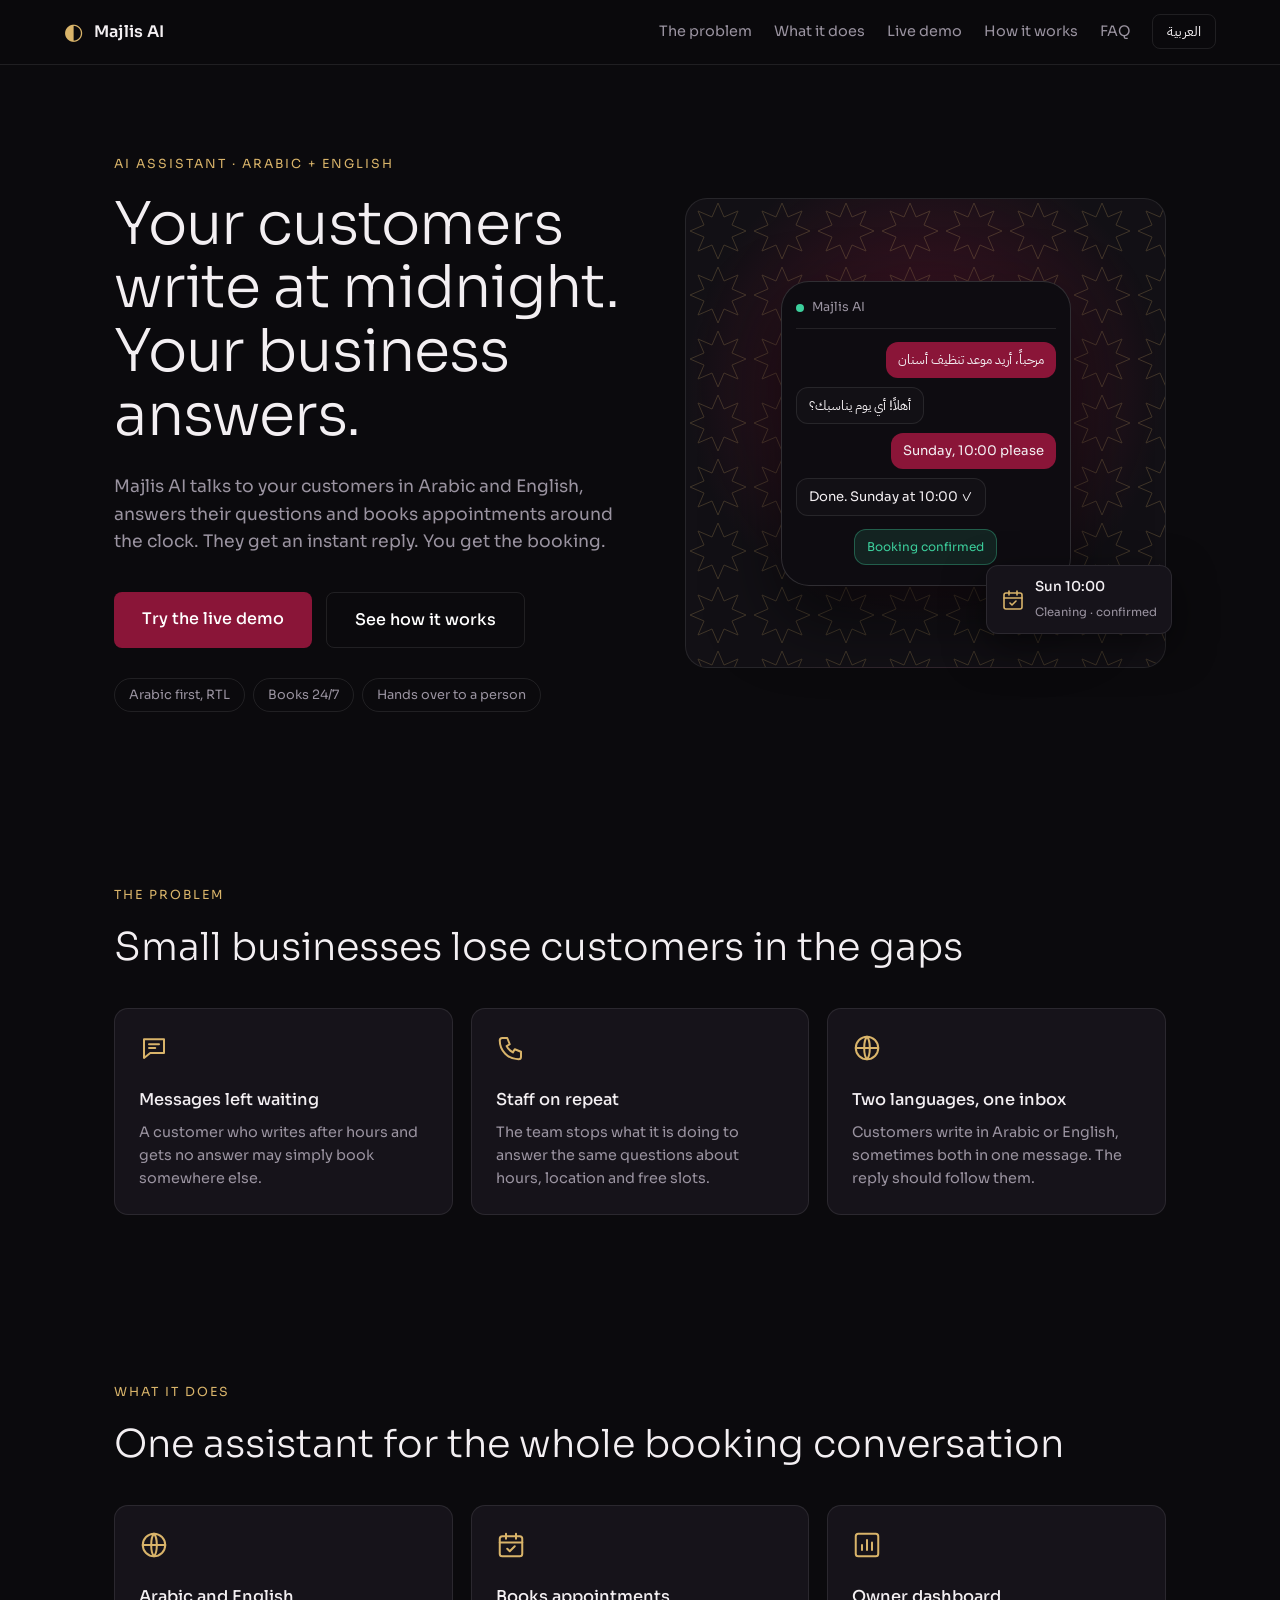
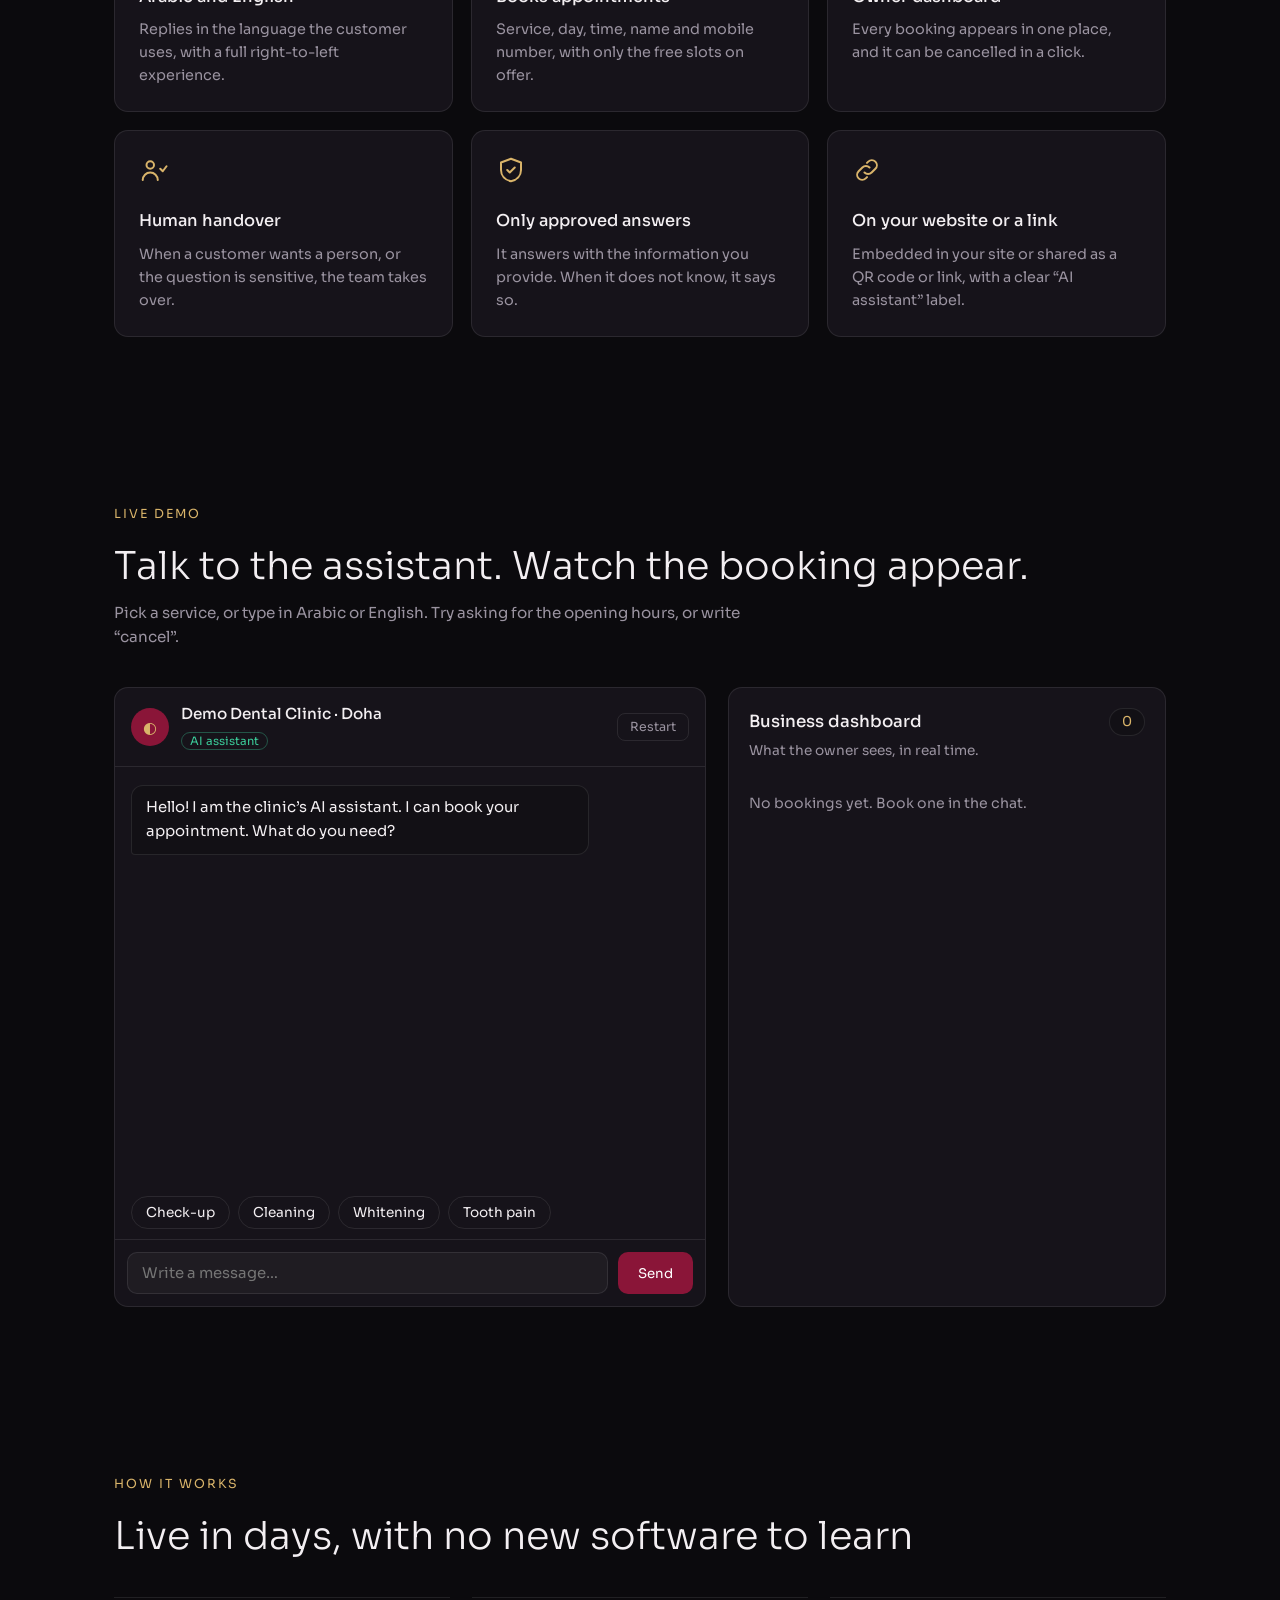
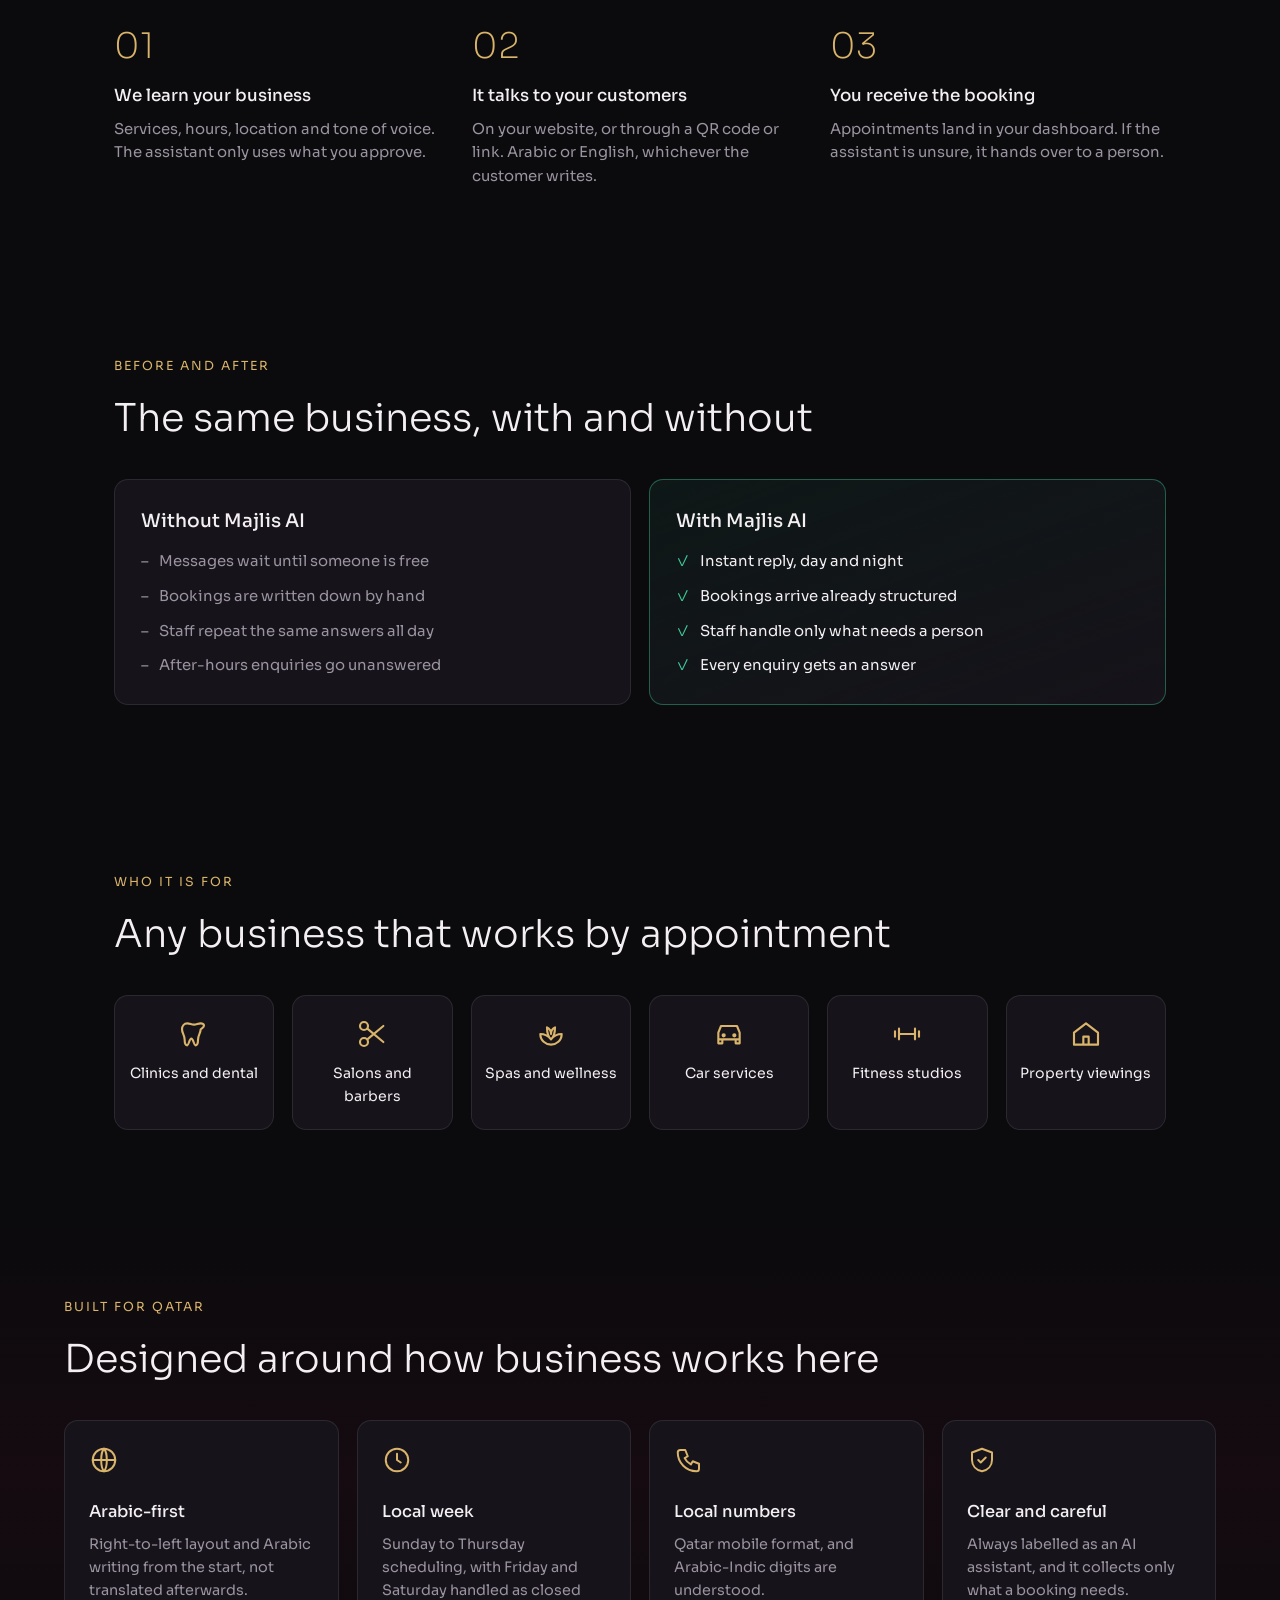
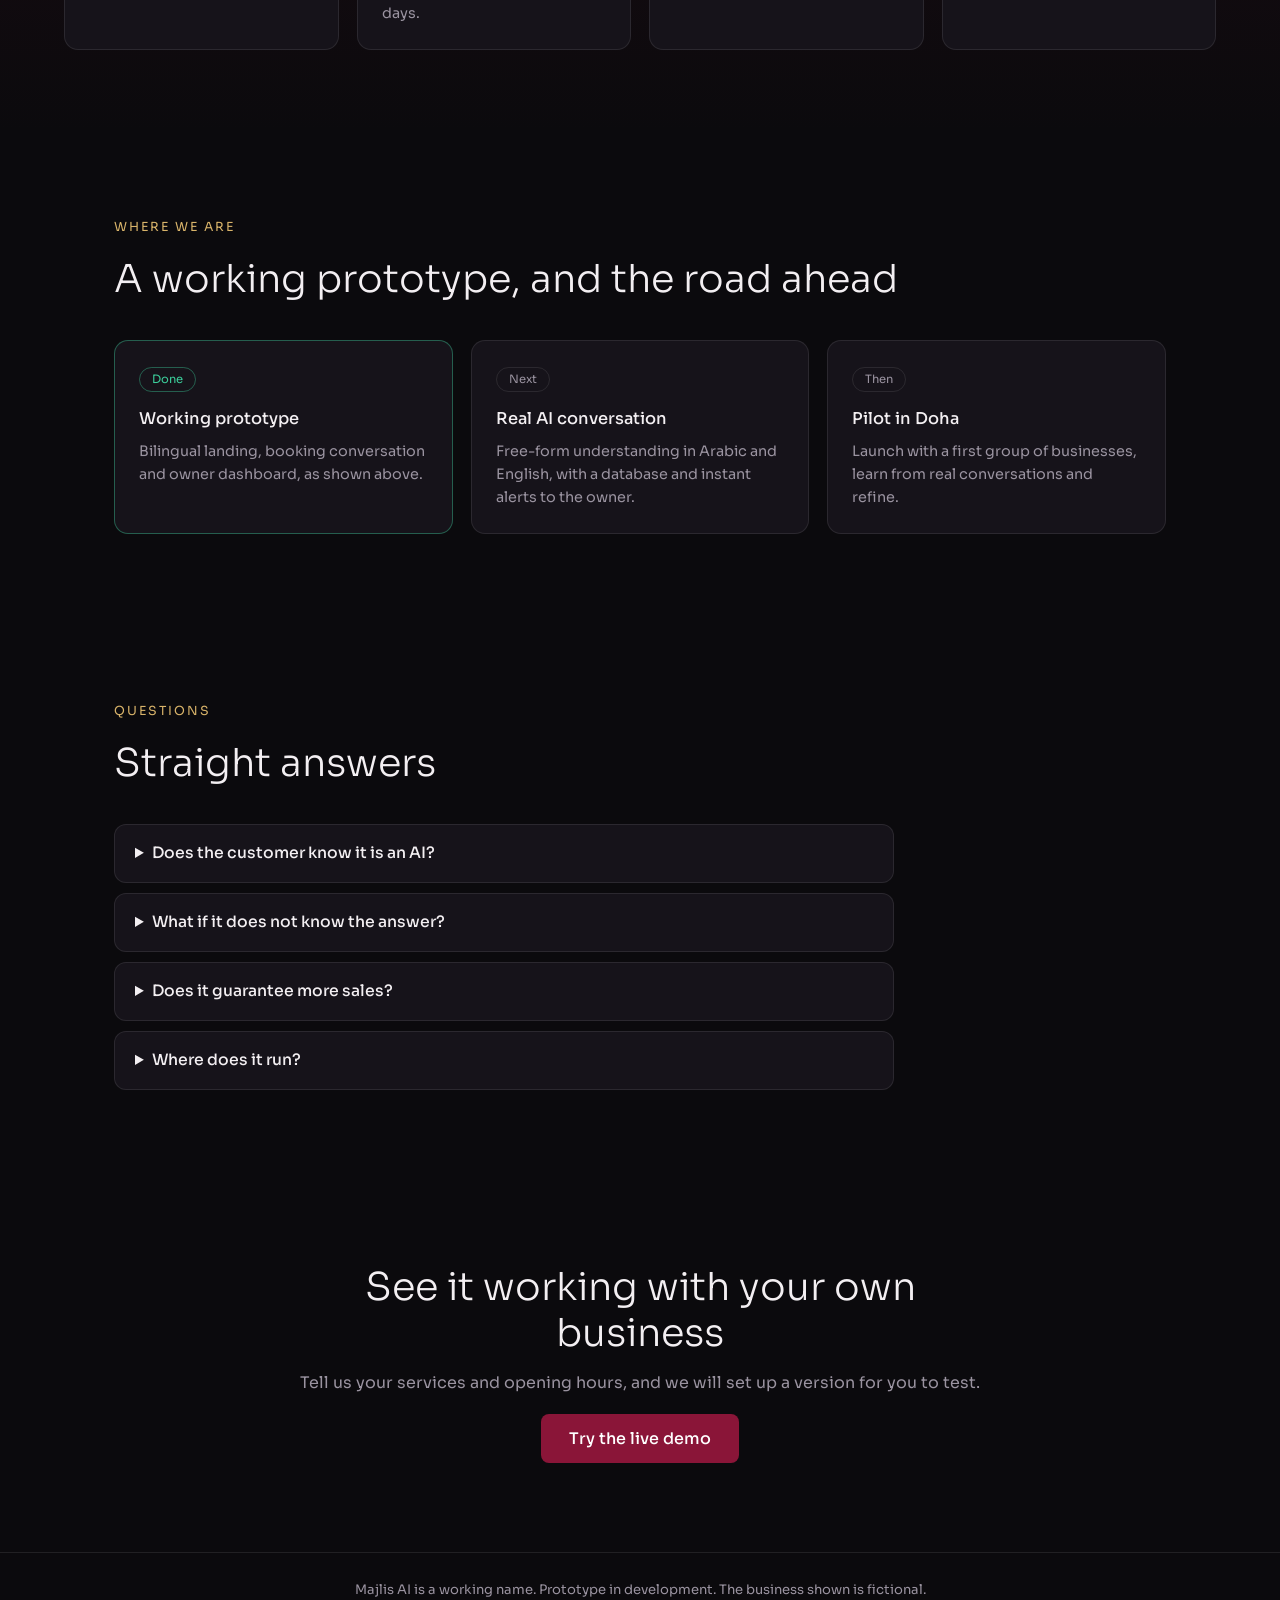
<file: landing/index.html>
<!doctype html>
<html lang="en" dir="ltr">
<head>
<meta charset="utf-8">
<meta name="viewport" content="width=device-width,initial-scale=1">
<title>Majlis AI</title>
<meta name="description" content="AI assistant that answers and books customers in Arabic and English, 24/7, for clinics, salons and service businesses in Qatar.">
<link rel="preconnect" href="https://fonts.googleapis.com">
<link rel="preconnect" href="https://fonts.gstatic.com" crossorigin>
<link href="https://fonts.googleapis.com/css2?family=IBM+Plex+Sans+Arabic:wght@300;400;500;600;700&family=Sora:wght@300..700&display=swap" rel="stylesheet">
<link rel="stylesheet" href="styles.css">
</head>
<body>
<svg width="0" height="0" style="position:absolute" aria-hidden="true">
  <defs>
    <symbol id="i-globe" viewBox="0 0 24 24"><circle cx="12" cy="12" r="9"/><path d="M3 12h18M12 3c3 3.2 3 14.8 0 18M12 3c-3 3.2-3 14.8 0 18"/></symbol>
    <symbol id="i-cal" viewBox="0 0 24 24"><rect x="3" y="5" width="18" height="16" rx="2"/><path d="M3 10h18M8 3v4M16 3v4M9 15l2 2 4-4"/></symbol>
    <symbol id="i-dash" viewBox="0 0 24 24"><rect x="3" y="3" width="18" height="18" rx="2"/><path d="M8 16v-4M12 16V8M16 16v-6"/></symbol>
    <symbol id="i-hand" viewBox="0 0 24 24"><circle cx="9" cy="8" r="3"/><path d="M3 20c0-3.3 2.7-6 6-6s6 2.7 6 6M17 11l2 2 3-4"/></symbol>
    <symbol id="i-shield" viewBox="0 0 24 24"><path d="M12 3l8 3v6c0 4.5-3.2 8-8 9-4.8-1-8-4.5-8-9V6z"/><path d="M9 12l2 2 4-4"/></symbol>
    <symbol id="i-link" viewBox="0 0 24 24"><path d="M10 14a4 4 0 0 0 5.7 0l3-3a4 4 0 0 0-5.7-5.7l-1 1M14 10a4 4 0 0 0-5.7 0l-3 3a4 4 0 0 0 5.7 5.7l1-1"/></symbol>
    <symbol id="i-msg" viewBox="0 0 24 24"><path d="M4 5h16v11H9l-5 4z"/><path d="M8 9h8M8 12h5"/></symbol>
    <symbol id="i-phone" viewBox="0 0 24 24"><path d="M5 4h4l2 5-2.5 1.5a11 11 0 0 0 5 5L15 13l5 2v4a2 2 0 0 1-2 2A15 15 0 0 1 3 6a2 2 0 0 1 2-2z"/></symbol>
    <symbol id="i-clock" viewBox="0 0 24 24"><circle cx="12" cy="12" r="9"/><path d="M12 7v5l3 2"/></symbol>
    <symbol id="i-tooth" viewBox="0 0 24 24"><path d="M7 4C4.500 4 3 6 3 8.500c0 3 2 4 2 8 0 3 1 4 2 4s1.500-5 3-5 2 5 3 5 2-1 2-4c0-4 2-5 2-8C21 6 19.500 4 17 4c-2 0-3 1-5 1S9 4 7 4z"/></symbol>
    <symbol id="i-scissors" viewBox="0 0 24 24"><circle cx="6" cy="6" r="3"/><circle cx="6" cy="18" r="3"/><path d="M8.500 8l12 10M8.500 16l12-10"/></symbol>
    <symbol id="i-lotus" viewBox="0 0 24 24"><path d="M12 20c-4 0-8-3-8-8 3 0 6 1.500 8 4 2-2.500 5-4 8-4 0 5-4 8-8 8zM12 16c-2.500-2-3-5-3-9 2 1 3 3 3 5 0-2 1-4 3-5 0 4-.5 7-3 9z"/></symbol>
    <symbol id="i-car" viewBox="0 0 24 24"><path d="M4 16V11l2-5h12l2 5v5M4 16h16M4 16v3h3v-3M17 16v3h3v-3"/><circle cx="8" cy="13" r=".8"/><circle cx="16" cy="13" r=".8"/></symbol>
    <symbol id="i-dumb" viewBox="0 0 24 24"><path d="M6 8v8M3 10v4M18 8v8M21 10v4M6 12h12"/></symbol>
    <symbol id="i-home" viewBox="0 0 24 24"><path d="M3 11l9-7 9 7v9H3zM10 20v-6h4v6"/></symbol>
  </defs>
</svg>

<header class="nav">
  <a class="logo" href="#top" aria-label="Majlis AI"><span class="logo-mark">◐</span><span data-i18n="brand">Majlis AI</span></a>
  <nav>
    <a href="#problem" data-i18n="nav_problem">The problem</a>
    <a href="#features" data-i18n="nav_features">What it does</a>
    <a href="#demo" data-i18n="nav_demo">Live demo</a>
    <a href="#how" data-i18n="nav_how">How it works</a>
    <a href="#faq" data-i18n="nav_faq">FAQ</a>
    <button id="langBtn" class="lang" type="button" aria-label="Language">العربية</button>
  </nav>
</header>

<main id="top">
  <section class="hero">
    <div class="hero-text">
      <p class="eyebrow" data-i18n="eyebrow">AI assistant · Arabic + English</p>
      <h1 data-i18n="h1">Your customers write at midnight. Your business answers.</h1>
      <p class="lead" data-i18n="lead">Majlis AI talks to your customers in Arabic and English, answers their questions and books appointments around the clock. They get an instant reply. You get the booking.</p>
      <div class="cta">
        <a class="btn" href="#demo" data-i18n="cta1">Try the live demo</a>
        <a class="btn ghost" href="#how" data-i18n="cta2">See how it works</a>
      </div>
      <ul class="pills">
        <li data-i18n="p1">Arabic first, RTL</li>
        <li data-i18n="p2">Books 24/7</li>
        <li data-i18n="p3">Hands over to a person</li>
      </ul>
    </div>
    <div class="hero-art" aria-hidden="true">
      <div class="star-bg"></div>
      <div class="phone">
        <div class="phone-top"><span class="dot"></span><span>Majlis AI</span></div>
        <div class="b them" dir="rtl">مرحباً، أريد موعد تنظيف أسنان</div>
        <div class="b bot" dir="rtl">أهلاً! أي يوم يناسبك؟</div>
        <div class="b them" dir="ltr">Sunday, 10:00 please</div>
        <div class="b bot" dir="ltr">Done. Sunday at 10:00 ✓</div>
        <div class="b ok" dir="ltr">Booking confirmed</div>
      </div>
      <div class="float-card"><svg class="ic"><use href="#i-cal"/></svg><div><strong>Sun 10:00</strong><small>Cleaning · confirmed</small></div></div>
    </div>
  </section>

  <section id="problem" class="block">
    <div class="sec-head">
      <p class="eyebrow" data-i18n="pr_eyebrow">The problem</p>
      <h2 data-i18n="pr_h">Small businesses lose customers in the gaps</h2>
    </div>
    <div class="cards three">
      <article class="card"><svg class="ic"><use href="#i-msg"/></svg><h3 data-i18n="pr1_h">Messages left waiting</h3><p data-i18n="pr1_p">A customer who writes after hours and gets no answer may simply book somewhere else.</p></article>
      <article class="card"><svg class="ic"><use href="#i-phone"/></svg><h3 data-i18n="pr2_h">Staff on repeat</h3><p data-i18n="pr2_p">The team stops what it is doing to answer the same questions about hours, location and free slots.</p></article>
      <article class="card"><svg class="ic"><use href="#i-globe"/></svg><h3 data-i18n="pr3_h">Two languages, one inbox</h3><p data-i18n="pr3_p">Customers write in Arabic or English, sometimes both in one message. The reply should follow them.</p></article>
    </div>
  </section>

  <section id="features" class="block">
    <div class="sec-head">
      <p class="eyebrow" data-i18n="ft_eyebrow">What it does</p>
      <h2 data-i18n="ft_h">One assistant for the whole booking conversation</h2>
    </div>
    <div class="cards three">
      <article class="card"><svg class="ic"><use href="#i-globe"/></svg><h3 data-i18n="f1_h">Arabic and English</h3><p data-i18n="f1_p">Replies in the language the customer uses, with a full right-to-left experience.</p></article>
      <article class="card"><svg class="ic"><use href="#i-cal"/></svg><h3 data-i18n="f2_h">Books appointments</h3><p data-i18n="f2_p">Service, day, time, name and mobile number, with only the free slots on offer.</p></article>
      <article class="card"><svg class="ic"><use href="#i-dash"/></svg><h3 data-i18n="f3_h">Owner dashboard</h3><p data-i18n="f3_p">Every booking appears in one place, and it can be cancelled in a click.</p></article>
      <article class="card"><svg class="ic"><use href="#i-hand"/></svg><h3 data-i18n="f4_h">Human handover</h3><p data-i18n="f4_p">When a customer wants a person, or the question is sensitive, the team takes over.</p></article>
      <article class="card"><svg class="ic"><use href="#i-shield"/></svg><h3 data-i18n="f5_h">Only approved answers</h3><p data-i18n="f5_p">It answers with the information you provide. When it does not know, it says so.</p></article>
      <article class="card"><svg class="ic"><use href="#i-link"/></svg><h3 data-i18n="f6_h">On your website or a link</h3><p data-i18n="f6_p">Embedded in your site or shared as a QR code or link, with a clear “AI assistant” label.</p></article>
    </div>
  </section>

  <section id="demo" class="block demo">
    <div class="sec-head">
      <p class="eyebrow" data-i18n="demo_eyebrow">Live demo</p>
      <h2 data-i18n="demo_h">Talk to the assistant. Watch the booking appear.</h2>
      <p class="sub" data-i18n="demo_sub">Pick a service, or type in Arabic or English. Try asking for the opening hours, or write “cancel”.</p>
    </div>
    <div class="demo-grid">
      <div class="chat" aria-label="Chat">
        <div class="chat-top">
          <div class="avatar">◐</div>
          <div>
            <strong data-i18n="biz_name">Demo Dental Clinic · Doha</strong>
            <span class="ai-tag" data-i18n="ai_tag">AI assistant</span>
          </div>
          <button id="resetBtn" class="mini" type="button" data-i18n="reset">Restart</button>
        </div>
        <div id="log" class="log" role="log" aria-live="polite"></div>
        <div id="chips" class="chips"></div>
        <form id="form" class="composer" autocomplete="off">
          <input id="input" type="text" data-i18n-ph="ph" placeholder="Write a message…" aria-label="Message">
          <button class="send" type="submit" data-i18n="send">Send</button>
        </form>
      </div>
      <aside class="panel" aria-label="Bookings">
        <div class="panel-top">
          <h3 data-i18n="panel_h">Business dashboard</h3>
          <span id="count" class="count">0</span>
        </div>
        <p class="panel-sub" data-i18n="panel_sub">What the owner sees, in real time.</p>
        <ul id="bookings" class="bookings"></ul>
        <p id="empty" class="empty" data-i18n="empty">No bookings yet. Book one in the chat.</p>
      </aside>
    </div>
  </section>

  <section id="how" class="block">
    <div class="sec-head">
      <p class="eyebrow" data-i18n="how_eyebrow">How it works</p>
      <h2 data-i18n="how_h">Live in days, with no new software to learn</h2>
    </div>
    <ol class="steps">
      <li><span class="n">01</span><h3 data-i18n="s1_h">We learn your business</h3><p data-i18n="s1_p">Services, hours, location and tone of voice. The assistant only uses what you approve.</p></li>
      <li><span class="n">02</span><h3 data-i18n="s2_h">It talks to your customers</h3><p data-i18n="s2_p">On your website, or through a QR code or link. Arabic or English, whichever the customer writes.</p></li>
      <li><span class="n">03</span><h3 data-i18n="s3_h">You receive the booking</h3><p data-i18n="s3_p">Appointments land in your dashboard. If the assistant is unsure, it hands over to a person.</p></li>
    </ol>
  </section>

  <section class="block">
    <div class="sec-head">
      <p class="eyebrow" data-i18n="cmp_eyebrow">Before and after</p>
      <h2 data-i18n="cmp_h">The same business, with and without</h2>
    </div>
    <div class="compare">
      <div class="col">
        <h3 data-i18n="cmp_a">Without Majlis AI</h3>
        <ul><li data-i18n="a1">Messages wait until someone is free</li><li data-i18n="a2">Bookings are written down by hand</li><li data-i18n="a3">Staff repeat the same answers all day</li><li data-i18n="a4">After-hours enquiries go unanswered</li></ul>
      </div>
      <div class="col good">
        <h3 data-i18n="cmp_b">With Majlis AI</h3>
        <ul><li data-i18n="b1">Instant reply, day and night</li><li data-i18n="b2">Bookings arrive already structured</li><li data-i18n="b3">Staff handle only what needs a person</li><li data-i18n="b4">Every enquiry gets an answer</li></ul>
      </div>
    </div>
  </section>

  <section id="sectors" class="block">
    <div class="sec-head">
      <p class="eyebrow" data-i18n="sec_eyebrow">Who it is for</p>
      <h2 data-i18n="sec_h">Any business that works by appointment</h2>
    </div>
    <div class="cards six">
      <div class="mini-card"><svg class="ic"><use href="#i-tooth"/></svg><span data-i18n="t1">Clinics and dental</span></div>
      <div class="mini-card"><svg class="ic"><use href="#i-scissors"/></svg><span data-i18n="t2">Salons and barbers</span></div>
      <div class="mini-card"><svg class="ic"><use href="#i-lotus"/></svg><span data-i18n="t3">Spas and wellness</span></div>
      <div class="mini-card"><svg class="ic"><use href="#i-car"/></svg><span data-i18n="t4">Car services</span></div>
      <div class="mini-card"><svg class="ic"><use href="#i-dumb"/></svg><span data-i18n="t5">Fitness studios</span></div>
      <div class="mini-card"><svg class="ic"><use href="#i-home"/></svg><span data-i18n="t6">Property viewings</span></div>
    </div>
  </section>

  <section class="block gulf">
    <div class="sec-head">
      <p class="eyebrow" data-i18n="gl_eyebrow">Built for Qatar</p>
      <h2 data-i18n="gl_h">Designed around how business works here</h2>
    </div>
    <div class="cards four">
      <article class="card"><svg class="ic"><use href="#i-globe"/></svg><h3 data-i18n="g1_h">Arabic-first</h3><p data-i18n="g1_p">Right-to-left layout and Arabic writing from the start, not translated afterwards.</p></article>
      <article class="card"><svg class="ic"><use href="#i-clock"/></svg><h3 data-i18n="g2_h">Local week</h3><p data-i18n="g2_p">Sunday to Thursday scheduling, with Friday and Saturday handled as closed days.</p></article>
      <article class="card"><svg class="ic"><use href="#i-phone"/></svg><h3 data-i18n="g3_h">Local numbers</h3><p data-i18n="g3_p">Qatar mobile format, and Arabic-Indic digits are understood.</p></article>
      <article class="card"><svg class="ic"><use href="#i-shield"/></svg><h3 data-i18n="g4_h">Clear and careful</h3><p data-i18n="g4_p">Always labelled as an AI assistant, and it collects only what a booking needs.</p></article>
    </div>
  </section>

  <section class="block">
    <div class="sec-head">
      <p class="eyebrow" data-i18n="rm_eyebrow">Where we are</p>
      <h2 data-i18n="rm_h">A working prototype, and the road ahead</h2>
    </div>
    <ol class="road">
      <li class="done"><span class="st" data-i18n="st_done">Done</span><h3 data-i18n="r1_h">Working prototype</h3><p data-i18n="r1_p">Bilingual landing, booking conversation and owner dashboard, as shown above.</p></li>
      <li><span class="st" data-i18n="st_next">Next</span><h3 data-i18n="r2_h">Real AI conversation</h3><p data-i18n="r2_p">Free-form understanding in Arabic and English, with a database and instant alerts to the owner.</p></li>
      <li><span class="st" data-i18n="st_then">Then</span><h3 data-i18n="r3_h">Pilot in Doha</h3><p data-i18n="r3_p">Launch with a first group of businesses, learn from real conversations and refine.</p></li>
    </ol>
  </section>

  <section id="faq" class="block">
    <div class="sec-head">
      <p class="eyebrow" data-i18n="faq_eyebrow">Questions</p>
      <h2 data-i18n="faq_h">Straight answers</h2>
    </div>
    <div class="faq">
      <details><summary data-i18n="q1">Does the customer know it is an AI?</summary><p data-i18n="q1a">Yes. The chat is labelled “AI assistant” and says so in its first message.</p></details>
      <details><summary data-i18n="q2">What if it does not know the answer?</summary><p data-i18n="q2a">It says so and offers to pass the customer to a person. It never invents prices or medical, legal or financial advice.</p></details>
      <details><summary data-i18n="q3">Does it guarantee more sales?</summary><p data-i18n="q3a">No. It answers faster and never misses a message. What you earn from that depends on your business.</p></details>
      <details><summary data-i18n="q4">Where does it run?</summary><p data-i18n="q4a">On your website, or through a QR code or link. Other channels can come later.</p></details>
    </div>
  </section>

  <section class="final">
    <h2 data-i18n="fin_h">See it working with your own business</h2>
    <p data-i18n="fin_p">Tell us your services and opening hours, and we will set up a version for you to test.</p>
    <a class="btn" href="#demo" data-i18n="cta1">Try the live demo</a>
  </section>
</main>

<footer class="foot">
  <span data-i18n="foot">Majlis AI is a working name. Prototype in development. The business shown is fictional.</span>
</footer>

<script src="app.js"></script>
</body>
</html>
</file>
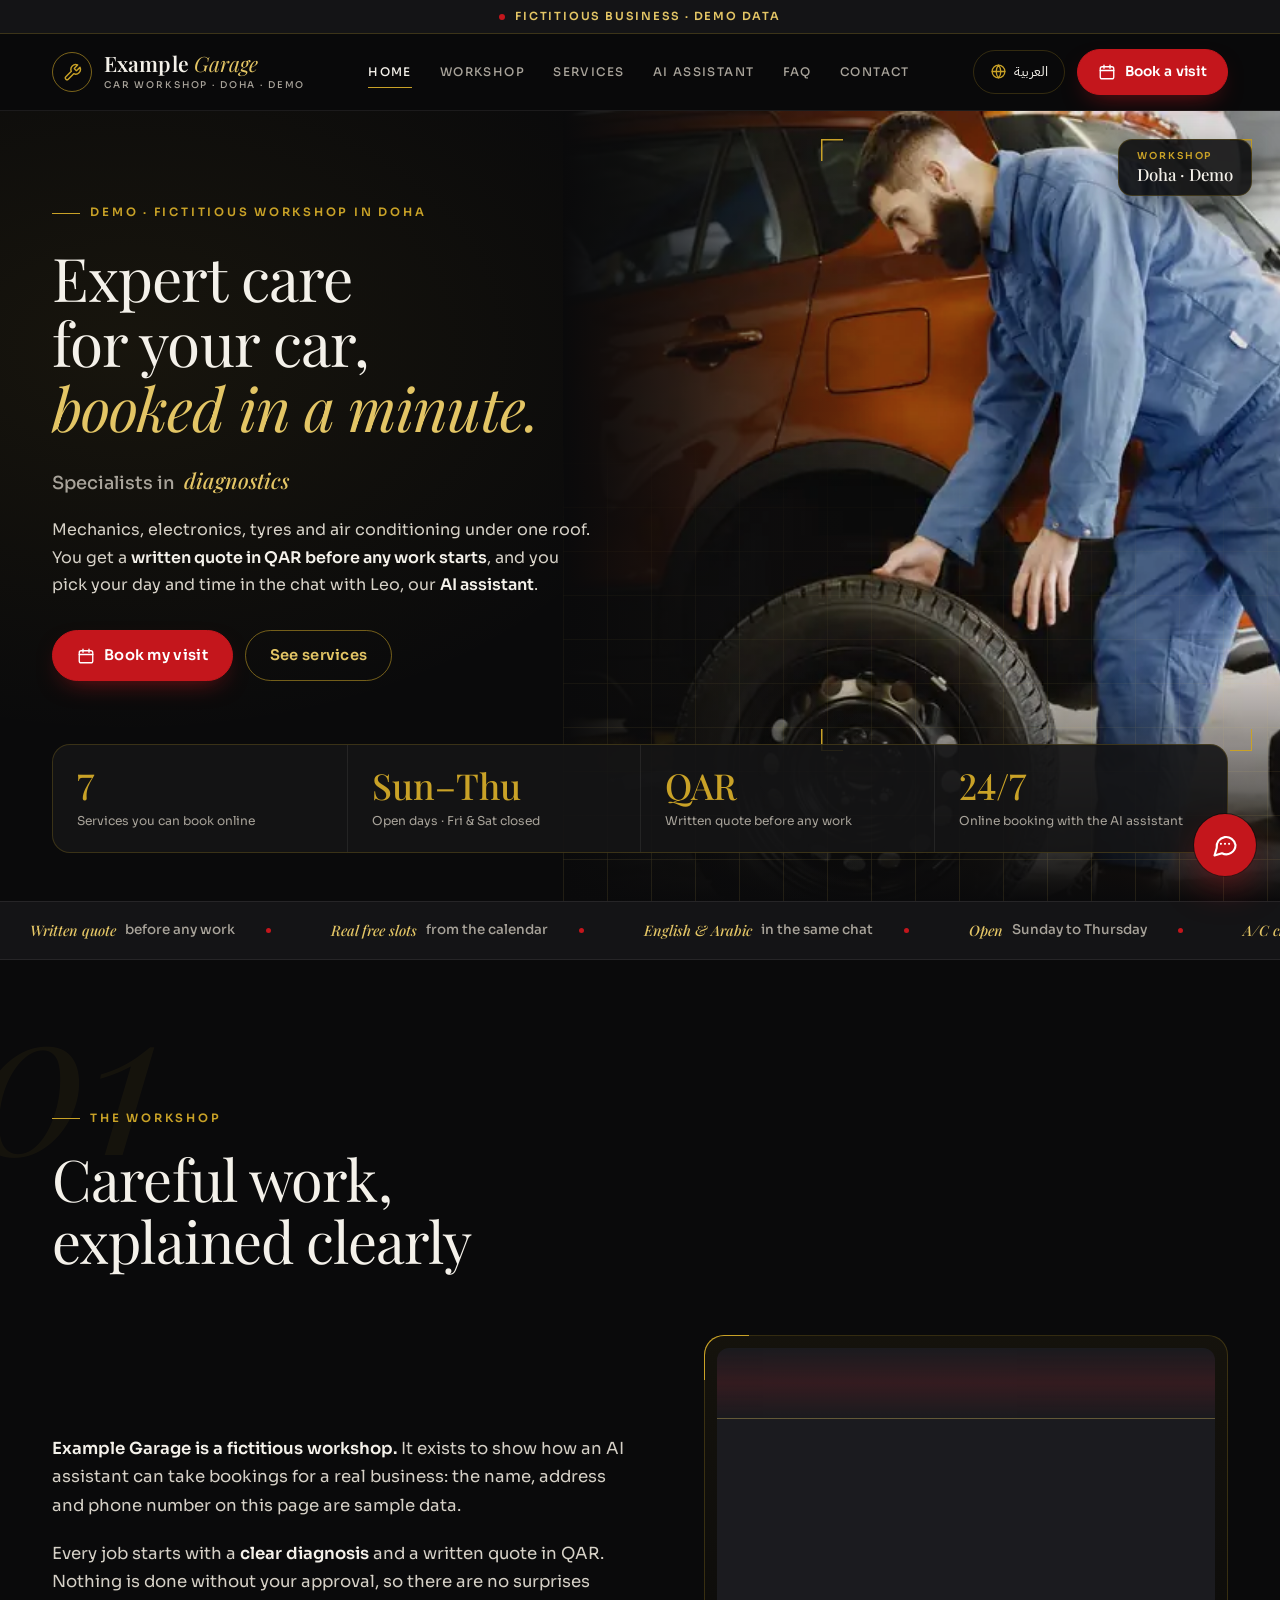
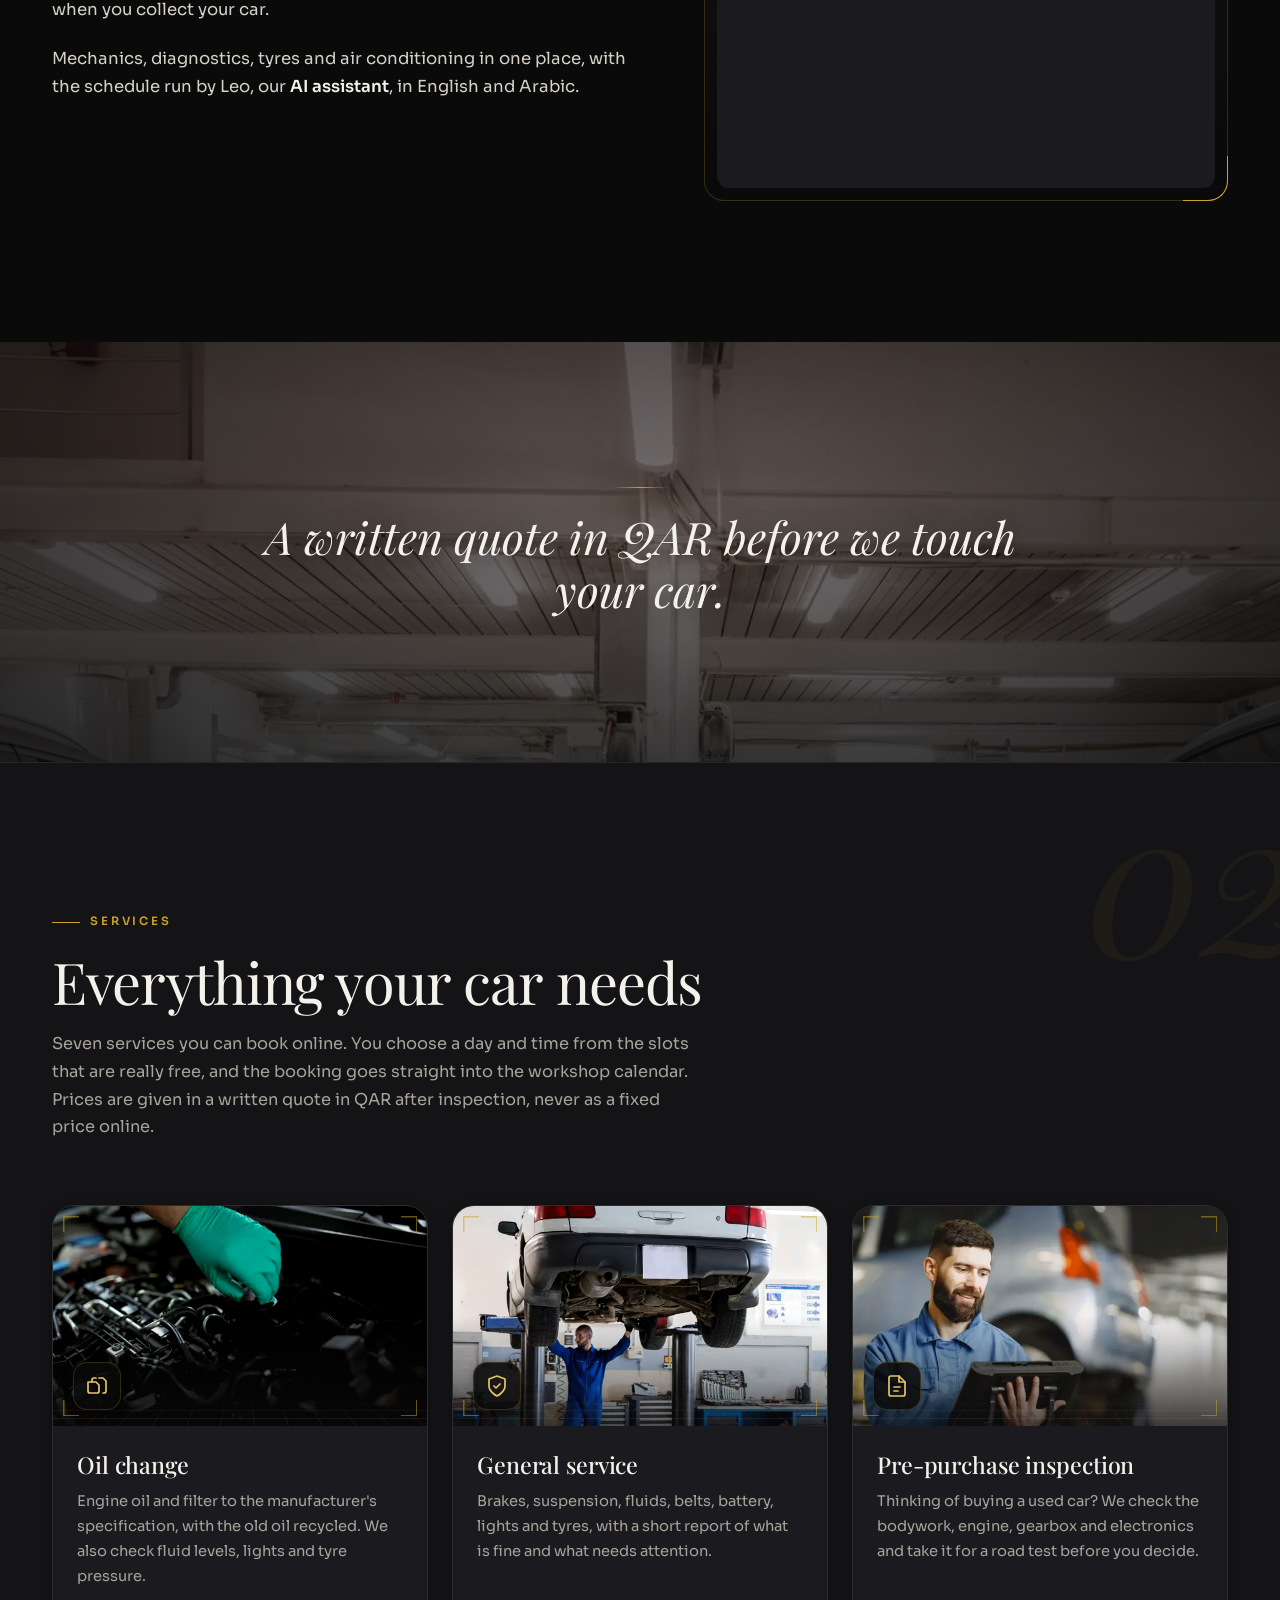
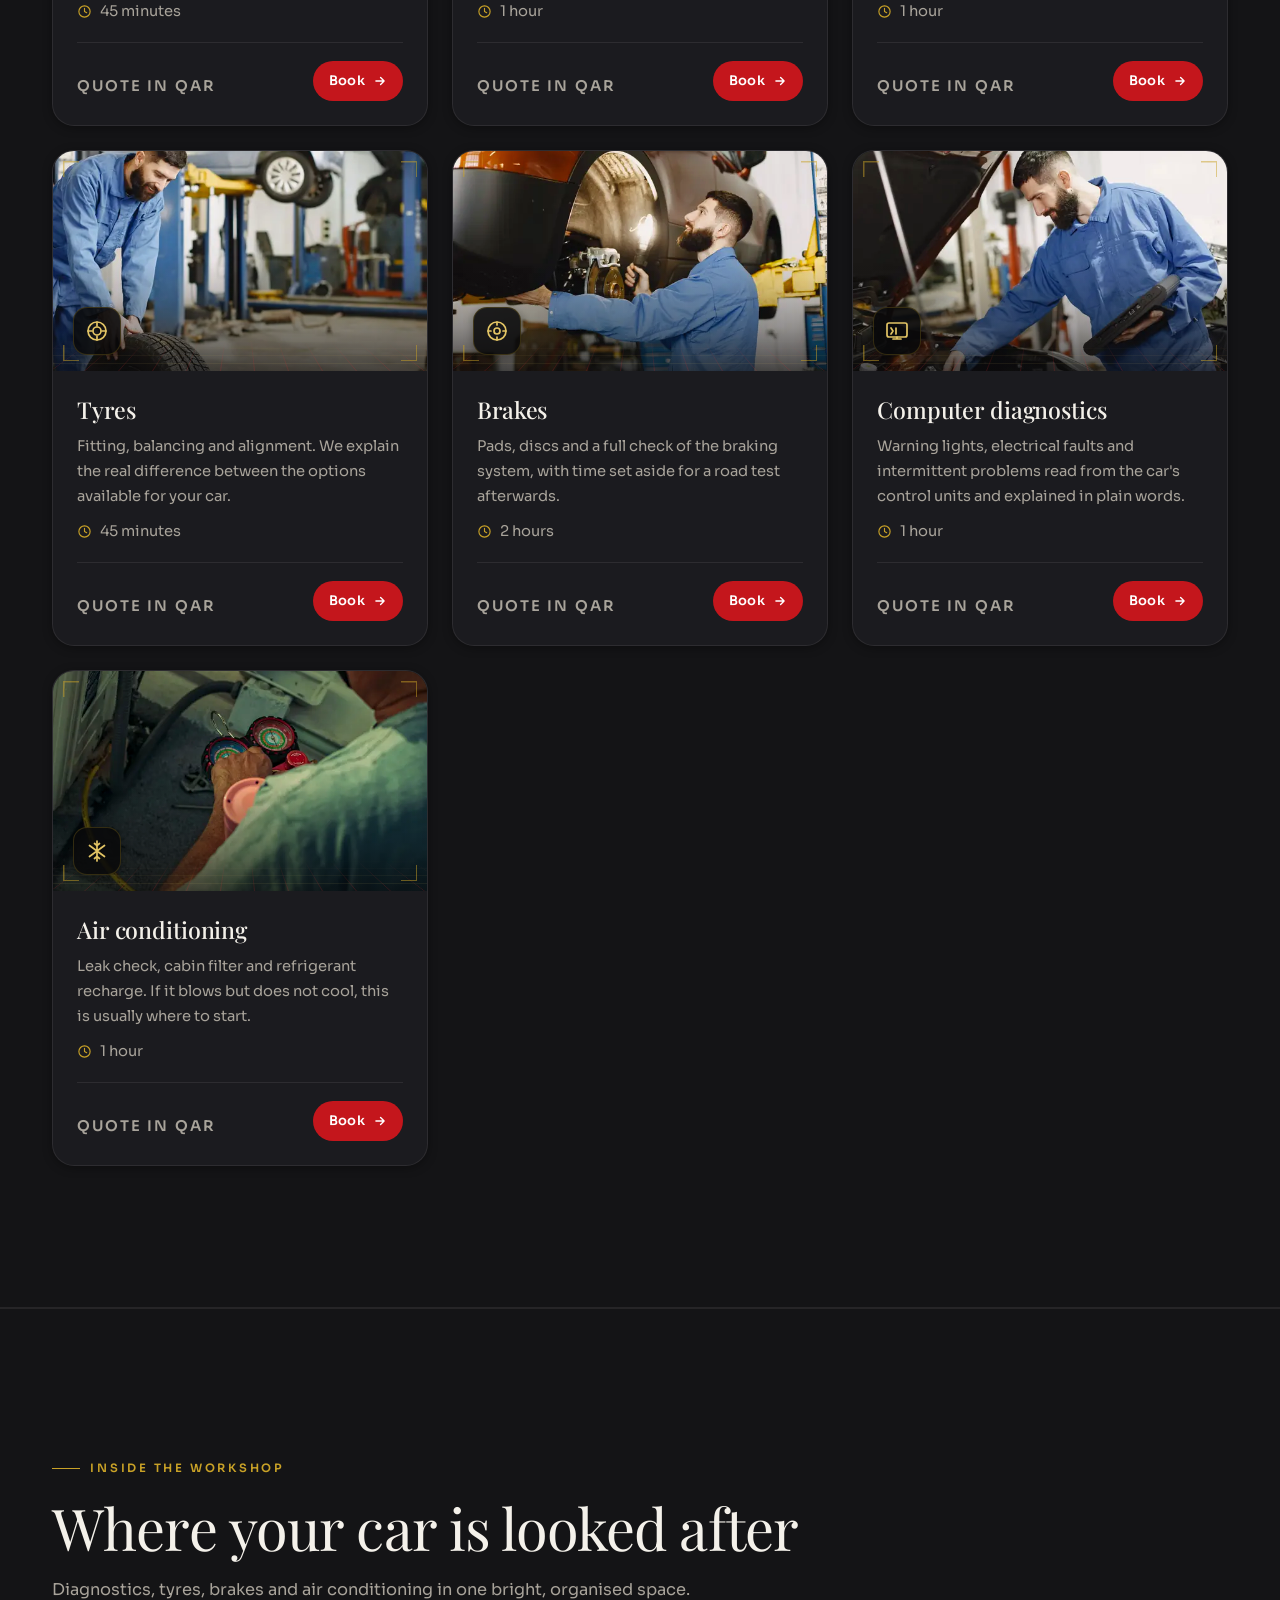
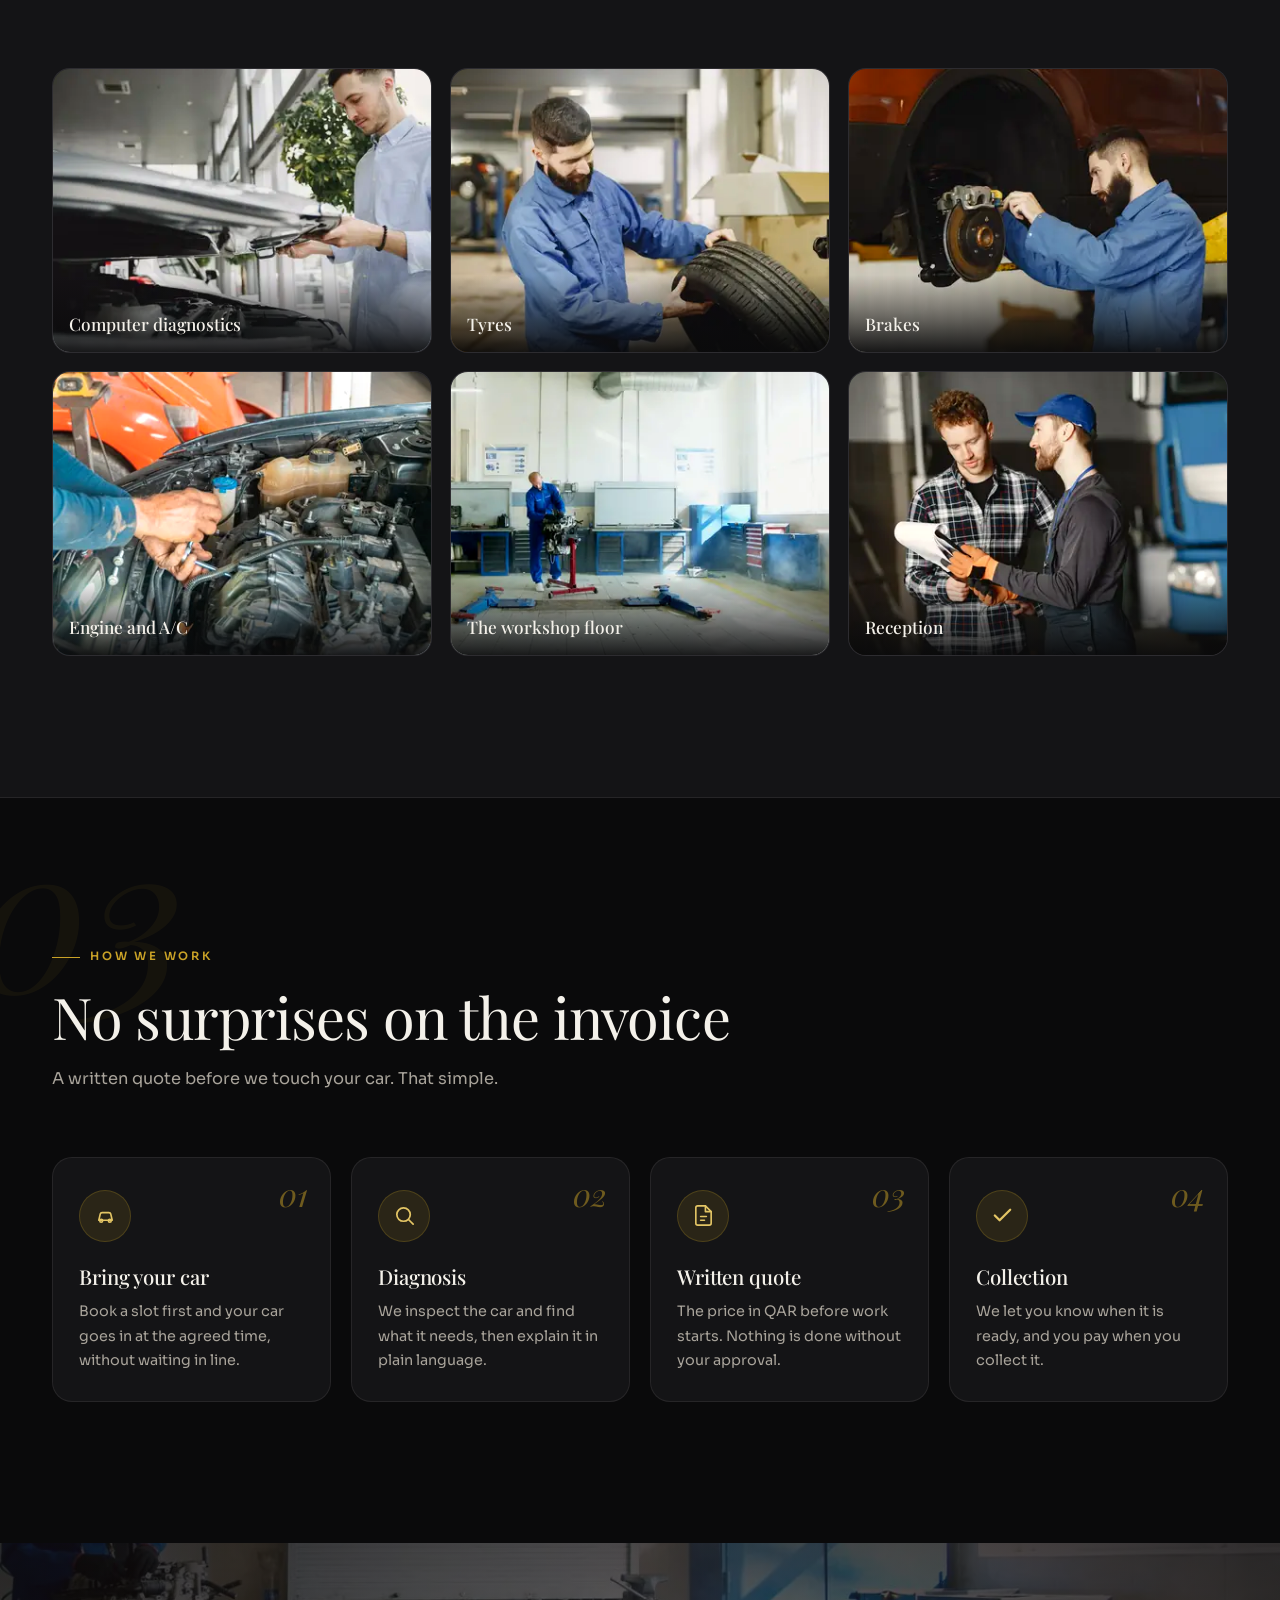
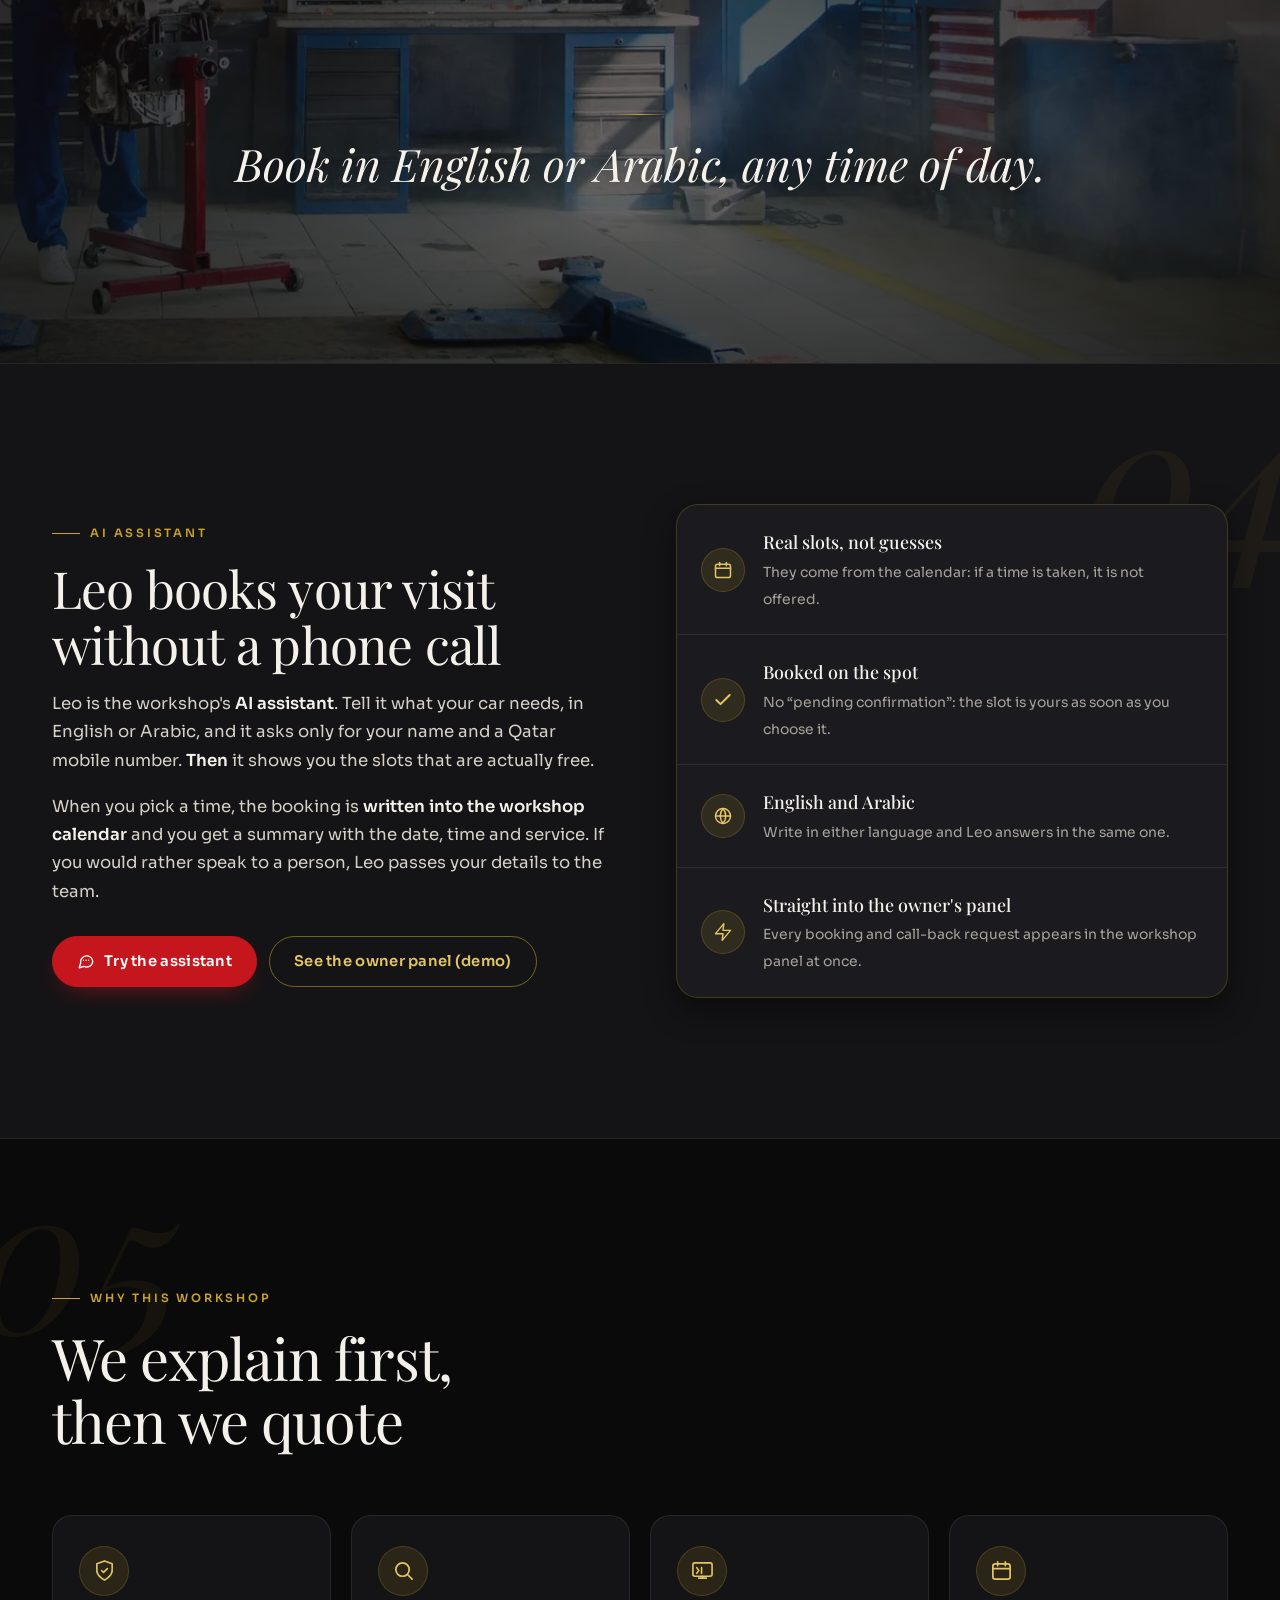
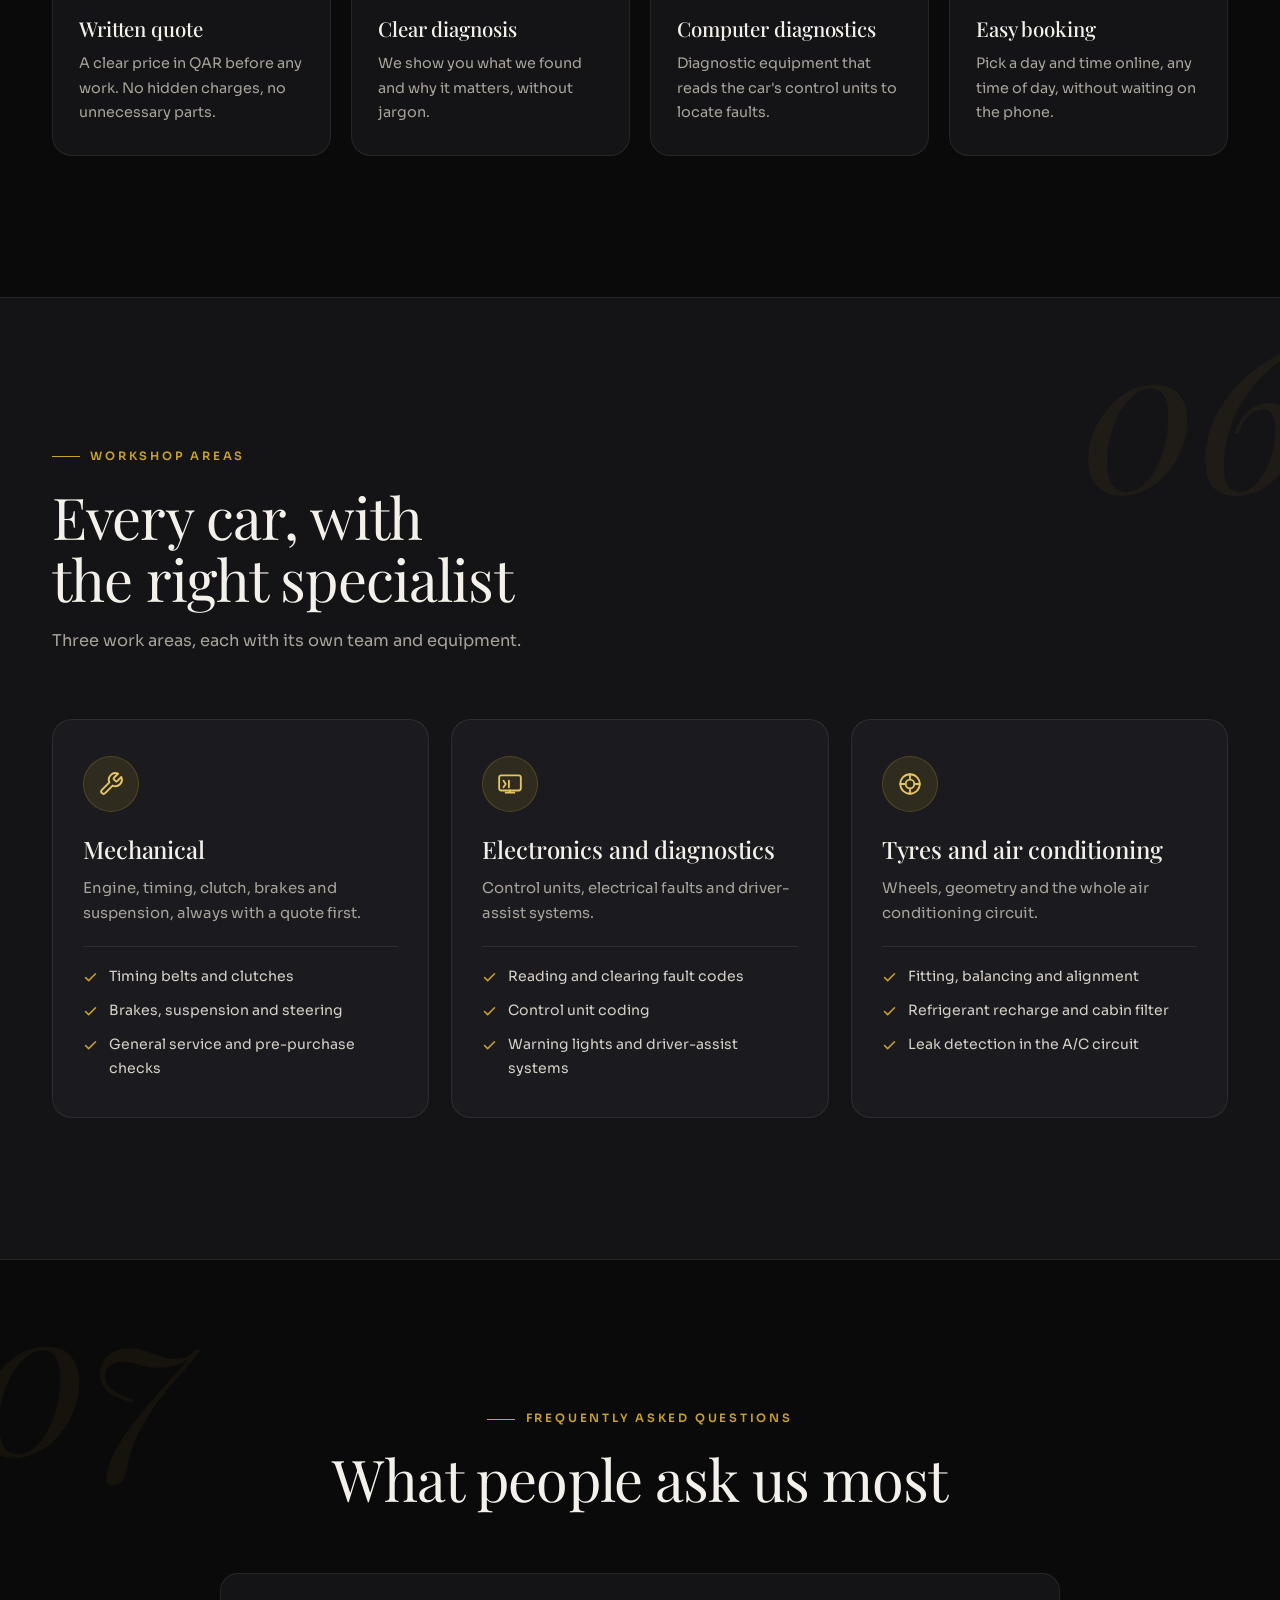
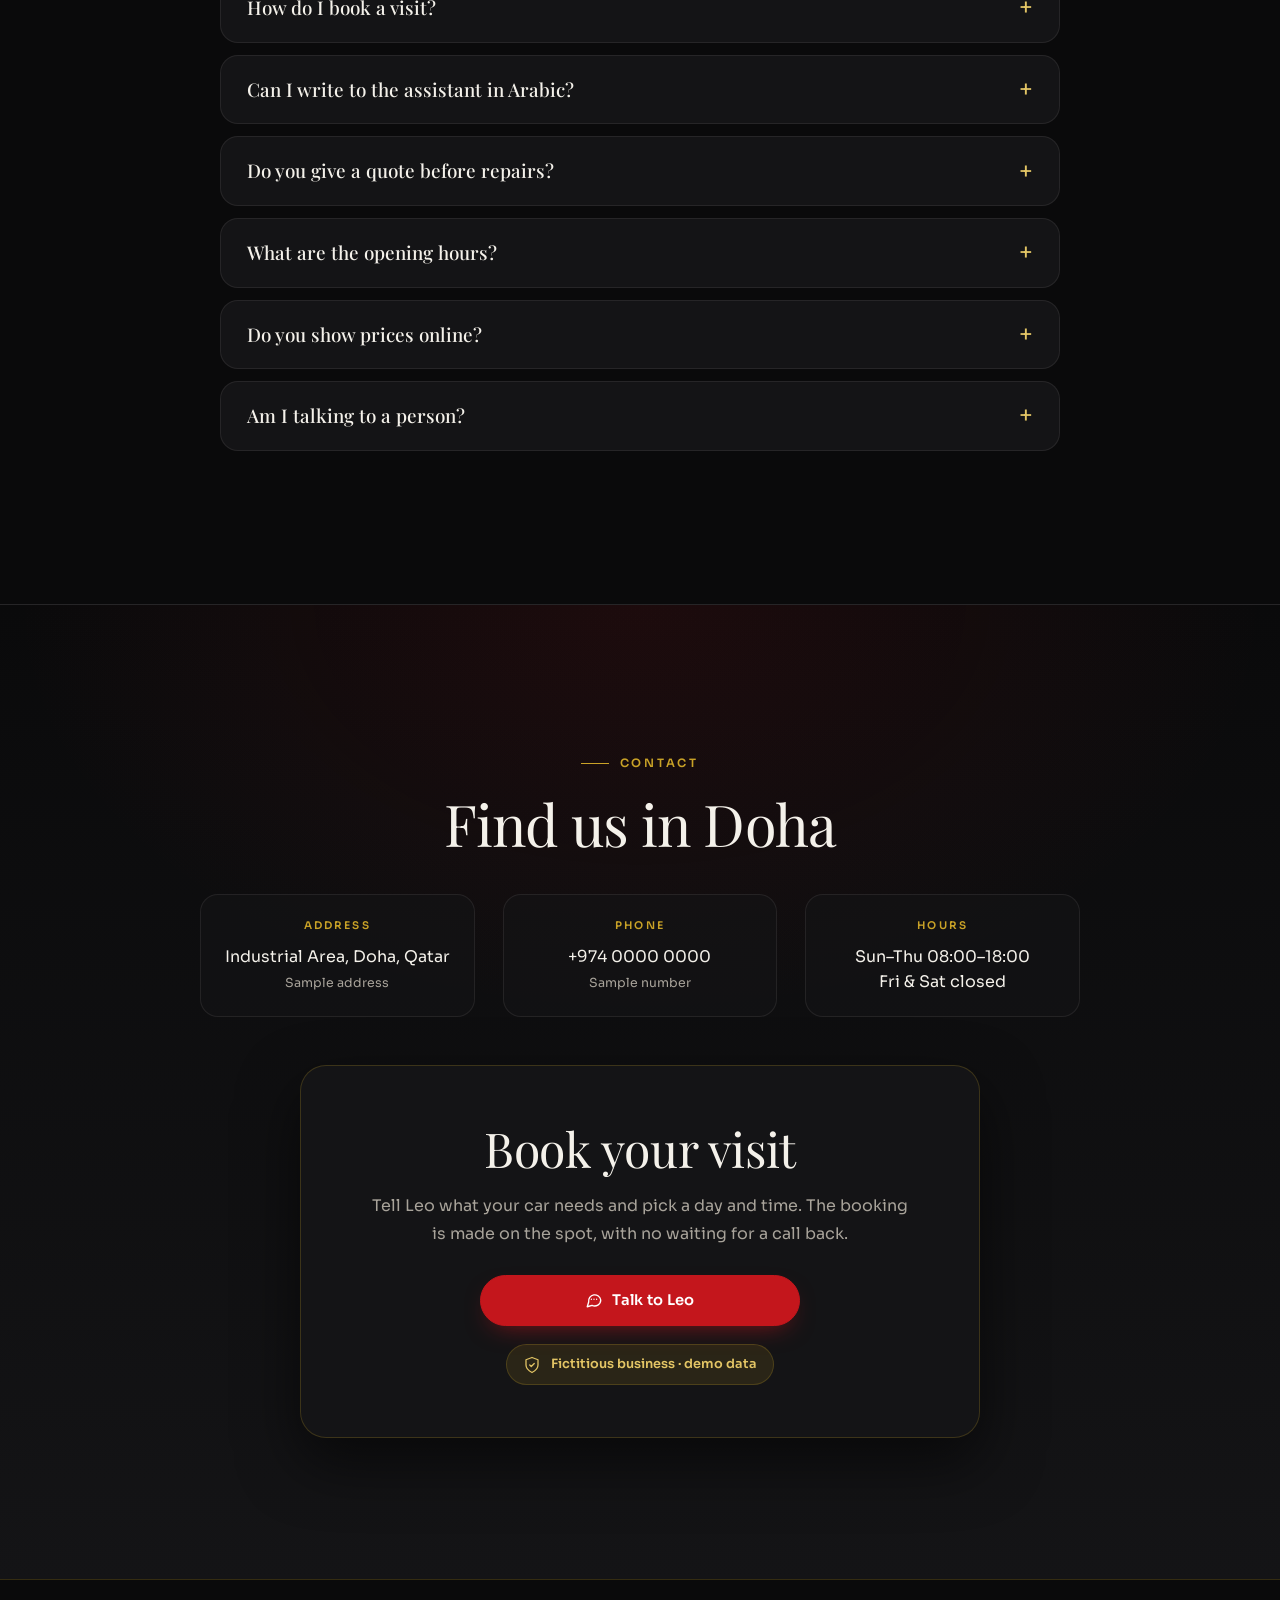
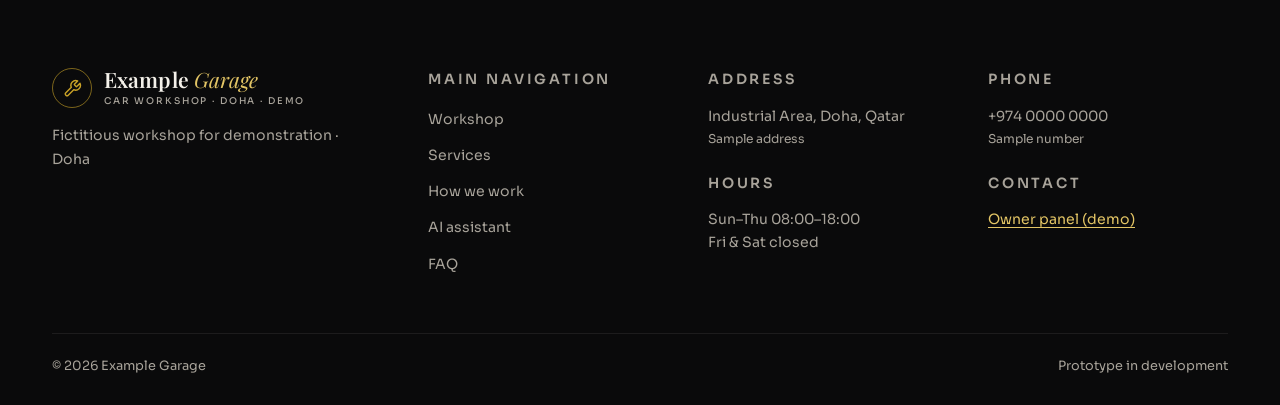
<file: web-taller/index.html>
<!DOCTYPE html>
<html lang="en" dir="ltr">
<head>
<meta charset="UTF-8">
<meta name="viewport" content="width=device-width, initial-scale=1">

<!-- ===================== SEO / GEO / AEO =====================
     Demo con negocio ficticio: noindex hasta que haya un cliente real. -->
<title>Example Garage · Car workshop in Doha (demo)</title>
<meta name="description" content="Demo of a fictitious car workshop in Doha: oil change, general service, pre-purchase inspection, tyres, brakes, diagnostics and air conditioning. Book a visit in English or Arabic with Leo, the AI assistant.">
<meta name="robots" content="noindex, nofollow">
<meta name="theme-color" content="#0a0a0b">

<meta name="geo.region" content="QA-DA">
<meta name="geo.placename" content="Doha">
<meta name="geo.position" content="25.2854;51.5310">
<meta name="ICBM" content="25.2854, 51.5310">

<meta property="og:type" content="website">
<meta property="og:site_name" content="Example Garage (demo)">
<meta property="og:locale" content="en_US">
<meta property="og:locale:alternate" content="ar_QA">
<meta property="og:title" content="Example Garage · Car workshop in Doha (demo)">
<meta property="og:description" content="Fictitious workshop used to demo an AI booking assistant in English and Arabic.">
<meta name="twitter:card" content="summary">

<link rel="icon" href="data:image/svg+xml,%3Csvg xmlns='http://www.w3.org/2000/svg' viewBox='0 0 32 32'%3E%3Crect width='32' height='32' rx='7' fill='%230a0a0b' stroke='%23c9a227'/%3E%3Cpath d='M19.6 8.4a1.3 1.3 0 0 0 0 1.9l2.1 2.1a1.3 1.3 0 0 0 1.9 0l5-5a8 8 0 0 1-10.6 10.6l-9.2 9.2a2.8 2.8 0 0 1-4-4l9.2-9.2A8 8 0 0 1 24.6 3.4l-5 5z' fill='none' stroke='%23e3c565' stroke-width='2.2' stroke-linecap='round' stroke-linejoin='round' transform='scale(.78) translate(4 4)'/%3E%3C/svg%3E">

<!-- Idioma antes de pintar: si el visitante eligió árabe, el documento nace
     en RTL y no da un salto de izquierda a derecha al cargar. Precarga la
     fuentes antes de la primera maquetación: cada fuente que llega tarde
     recoloca la página ENTERA ("Fonts changed" en la traza). Plex Arabic en
     árabe (los tres pesos que se usan) y Playfair siempre (en árabe la usan el
     logotipo y las cifras).
     En árabe retiene el contenido (.i18n-wait) hasta que i18n.js lo traduce:
     así no se maqueta ni se pinta primero en inglés. -->
<script>
(function(){try{var q=new URLSearchParams(location.search).get("lang");var l=q==="ar"||q==="en"?q:localStorage.getItem("lang");if(l==="ar"){document.documentElement.lang="ar";document.documentElement.dir="rtl";document.documentElement.classList.add("i18n-wait");["400","600","700"].forEach(function(w){var k=document.createElement("link");k.rel="preload";k.as="font";k.type="font/woff2";k.crossOrigin="anonymous";k.href="assets/fonts/plex-arabic-"+w+".woff2";document.head.appendChild(k);});}["playfair-var-latin","playfair-var-italic-latin"].forEach(function(f){var k=document.createElement("link");k.rel="preload";k.as="font";k.type="font/woff2";k.crossOrigin="anonymous";k.href="assets/fonts/"+f+".woff2";document.head.appendChild(k);});}catch(e){}})();
</script>

<link rel="preload" as="font" type="font/woff2" href="assets/fonts/sora-var-latin.woff2" crossorigin>
<link rel="preload" as="image" href="assets/img/hero-1200.webp" imagesrcset="assets/img/hero-600.webp 600w, assets/img/hero-900.webp 900w, assets/img/hero-1200.webp 1200w" imagesizes="(max-width:900px) 100vw, 56vw" fetchpriority="high">
<link rel="stylesheet" href="assets/css/style.css?v=26">

<script type="application/ld+json">
{
  "@context":"https://schema.org","@type":"AutoRepair",
  "name":"Example Garage (demo)",
  "description":"Fictitious car workshop used to demonstrate an AI booking assistant.",
  "address":{"@type":"PostalAddress","addressLocality":"Doha","addressCountry":"QA"},
  "areaServed":"Doha",
  "currenciesAccepted":"QAR",
  "openingHoursSpecification":[
    {"@type":"OpeningHoursSpecification","dayOfWeek":["Sunday","Monday","Tuesday","Wednesday","Thursday"],"opens":"08:00","closes":"18:00"}
  ],
  "availableLanguage":["en","ar"]
}
</script>
<script type="application/ld+json">
{
  "@context":"https://schema.org","@type":"FAQPage",
  "mainEntity":[
    {"@type":"Question","name":"How do I book a visit?","acceptedAnswer":{"@type":"Answer","text":"Chat with Leo, the AI assistant on this site. Choose the service, leave your name and a Qatar mobile number, then pick a day and time from the slots that are really free."}},
    {"@type":"Question","name":"Can I write to the assistant in Arabic?","acceptedAnswer":{"@type":"Answer","text":"Yes. Switch the site to Arabic or simply write in Arabic, and Leo answers in the same language."}},
    {"@type":"Question","name":"Do you give a quote before repairs?","acceptedAnswer":{"@type":"Answer","text":"Yes. You get a written quote in QAR after inspection and before any work starts. Nothing is done without your approval."}},
    {"@type":"Question","name":"What are the opening hours?","acceptedAnswer":{"@type":"Answer","text":"Sunday to Thursday, 08:00 to 18:00. Friday and Saturday closed. These are sample hours for this demo."}},
    {"@type":"Question","name":"Do you show prices online?","acceptedAnswer":{"@type":"Answer","text":"No. Every car is different, so the price is given in a written quote in QAR after inspection."}},
    {"@type":"Question","name":"Am I talking to a person?","acceptedAnswer":{"@type":"Answer","text":"Leo is an AI assistant. If you prefer a person, ask Leo and it passes your details to the team."}}
  ]
}
</script>
</head>
<body class="hl">
<a class="skip" href="#main" data-i18n="skip">Skip to content</a>

<!-- ===================== SPRITE DE ICONOS ===================== -->
<svg width="0" height="0" style="position:absolute" aria-hidden="true" focusable="false">
  <symbol id="ic-wrench" viewBox="0 0 24 24" fill="none" stroke="currentColor" stroke-width="1.8" stroke-linecap="round" stroke-linejoin="round"><path d="M14.7 6.3a1 1 0 0 0 0 1.4l1.6 1.6a1 1 0 0 0 1.4 0l3.77-3.77a6 6 0 0 1-7.94 7.94l-6.91 6.91a2.12 2.12 0 0 1-3-3l6.91-6.91a6 6 0 0 1 7.94-7.94l-3.76 3.76z"/></symbol>
  <symbol id="ic-oil" viewBox="0 0 24 24" fill="none" stroke="currentColor" stroke-width="1.7" stroke-linecap="round" stroke-linejoin="round"><path d="M14 4h4l3 3v10a2 2 0 0 1-2 2h-1"/><path d="M3 8h8l3 3v6a2 2 0 0 1-2 2H5a2 2 0 0 1-2-2z"/><path d="M7 8V6a2 2 0 0 1 2-2h2"/></symbol>
  <symbol id="ic-shield" viewBox="0 0 24 24" fill="none" stroke="currentColor" stroke-width="1.7" stroke-linecap="round" stroke-linejoin="round"><path d="M12 22s8-4 8-10V5l-8-3-8 3v7c0 6 8 10 8 10z"/><path d="m9 12 2 2 4-4"/></symbol>
  <symbol id="ic-clipboard" viewBox="0 0 24 24" fill="none" stroke="currentColor" stroke-width="1.7" stroke-linecap="round" stroke-linejoin="round"><path d="M14 2H6a2 2 0 0 0-2 2v16a2 2 0 0 0 2 2h12a2 2 0 0 0 2-2V8z"/><path d="M14 2v6h6"/><path d="M9 13h6M9 17h4"/></symbol>
  <symbol id="ic-disc" viewBox="0 0 24 24" fill="none" stroke="currentColor" stroke-width="1.7" stroke-linecap="round" stroke-linejoin="round"><circle cx="12" cy="12" r="9"/><circle cx="12" cy="12" r="3"/><path d="M12 3v3M12 18v3M3 12h3M18 12h3"/></symbol>
  <symbol id="ic-screen" viewBox="0 0 24 24" fill="none" stroke="currentColor" stroke-width="1.7" stroke-linecap="round" stroke-linejoin="round"><rect x="2" y="4" width="20" height="14" rx="2"/><path d="M8 20h8M12 18v2"/><path d="M6 9l2 3-2 3M11 9v6"/></symbol>
  <symbol id="ic-tire" viewBox="0 0 24 24" fill="none" stroke="currentColor" stroke-width="1.7" stroke-linecap="round" stroke-linejoin="round"><circle cx="12" cy="12" r="9"/><circle cx="12" cy="12" r="4"/><path d="M12 3v4M12 17v4M3 12h4M17 12h4"/></symbol>
  <symbol id="ic-snow" viewBox="0 0 24 24" fill="none" stroke="currentColor" stroke-width="1.7" stroke-linecap="round" stroke-linejoin="round"><path d="M12 2v20M4.5 6.5l15 11M19.5 6.5l-15 11"/><path d="M12 6.5 9.5 4.5M12 6.5l2.5-2M12 17.5 9.5 19.5M12 17.5l2.5 2"/></symbol>
  <symbol id="ic-check" viewBox="0 0 24 24" fill="none" stroke="currentColor" stroke-width="2.4" stroke-linecap="round" stroke-linejoin="round"><path d="M20 6 9 17l-5-5"/></symbol>
  <symbol id="ic-clock" viewBox="0 0 24 24" fill="none" stroke="currentColor" stroke-width="1.8" stroke-linecap="round" stroke-linejoin="round"><circle cx="12" cy="12" r="9"/><path d="M12 7v5l3.5 2"/></symbol>
  <symbol id="ic-arrow" viewBox="0 0 24 24" fill="none" stroke="currentColor" stroke-width="2.4" stroke-linecap="round" stroke-linejoin="round"><path d="M5 12h14M13 6l6 6-6 6"/></symbol>
  <symbol id="ic-car" viewBox="0 0 24 24" fill="none" stroke="currentColor" stroke-width="1.7" stroke-linecap="round" stroke-linejoin="round"><path d="M5 17h14l-1.5-6.5a2 2 0 0 0-2-1.5H8.5a2 2 0 0 0-2 1.5z"/><circle cx="7.5" cy="17.5" r="1.5"/><circle cx="16.5" cy="17.5" r="1.5"/></symbol>
  <symbol id="ic-search" viewBox="0 0 24 24" fill="none" stroke="currentColor" stroke-width="1.8" stroke-linecap="round" stroke-linejoin="round"><circle cx="11" cy="11" r="7"/><path d="m21 21-4.3-4.3"/></symbol>
  <symbol id="ic-bolt" viewBox="0 0 24 24" fill="none" stroke="currentColor" stroke-width="1.7" stroke-linecap="round" stroke-linejoin="round"><path d="M13 2 3 14h9l-1 8 10-12h-9z"/></symbol>
  <symbol id="ic-calendar" viewBox="0 0 24 24" fill="none" stroke="currentColor" stroke-width="1.8" stroke-linecap="round" stroke-linejoin="round"><rect x="3" y="5" width="18" height="16" rx="2.5"/><path d="M3 10h18M8 3v4M16 3v4"/></symbol>
  <symbol id="ic-chat" viewBox="0 0 24 24" fill="none" stroke="currentColor" stroke-width="1.8" stroke-linecap="round" stroke-linejoin="round"><path d="M21 12a8 8 0 0 1-11.6 7.1L3 21l1.9-6.4A8 8 0 1 1 21 12z"/><path d="M8.5 11h.01M12 11h.01M15.5 11h.01"/></symbol>
  <symbol id="ic-globe" viewBox="0 0 24 24" fill="none" stroke="currentColor" stroke-width="1.8" stroke-linecap="round" stroke-linejoin="round"><circle cx="12" cy="12" r="9"/><path d="M3 12h18M12 3a14 14 0 0 1 0 18M12 3a14 14 0 0 0 0 18"/></symbol>
  <symbol id="ic-send" viewBox="0 0 24 24" fill="none" stroke="currentColor" stroke-width="2.2" stroke-linecap="round" stroke-linejoin="round"><path d="M22 2 11 13M22 2l-7 20-4-9-9-4 20-7z"/></symbol>
  <symbol id="ic-close" viewBox="0 0 24 24" fill="none" stroke="currentColor" stroke-width="2" stroke-linecap="round" stroke-linejoin="round"><path d="M18 6 6 18M6 6l12 12"/></symbol>
  <symbol id="ic-menu" viewBox="0 0 24 24" fill="none" stroke="currentColor" stroke-width="2" stroke-linecap="round" stroke-linejoin="round"><path d="M4 7h16M4 12h16M4 17h16"/></symbol>
</svg>

<!-- ===================== BANDA DEMO ===================== -->
<p class="demo-strip"><span data-i18n="ct.demo">Fictitious business · demo data</span></p>

<!-- ===================== NAV ===================== -->
<header class="nav" id="nav">
  <div class="wrap nav-inner">
    <a href="#top" class="nav-logo">
      <span class="mark" aria-hidden="true"><svg><use href="#ic-wrench"/></svg></span>
      <span class="txt"><b>Example <i>Garage</i></b><small data-i18n="nav.tagline">Car workshop · Doha · Demo</small></span>
    </a>
    <nav class="nav-links" id="navLinks" aria-label="Main navigation" data-i18n-attr="aria-label:nav.aria">
      <a href="#top" data-i18n="nav.home">Home</a>
      <a href="#workshop" data-i18n="nav.workshop">Workshop</a>
      <a href="#services" data-i18n="nav.services">Services</a>
      <a href="#assistant" data-i18n="nav.assistant">AI assistant</a>
      <a href="#faq" data-i18n="nav.faq">FAQ</a>
      <a href="#contact" data-i18n="nav.contact">Contact</a>
    </nav>
    <div class="nav-cta">
      <button class="lang-btn" type="button" data-lang-toggle lang="ar" aria-label="التبديل إلى العربية" data-i18n-attr="aria-label:lang.aria;lang:lang.code"><svg aria-hidden="true"><use href="#ic-globe"/></svg><span data-i18n="lang.label">العربية</span></button>
      <button class="btn" type="button" data-leo><svg aria-hidden="true"><use href="#ic-calendar"/></svg><span data-i18n="cta.book">Book a visit</span></button>
      <button class="burger" id="burger" type="button" aria-expanded="false" aria-controls="mobileMenu" aria-label="Open menu" data-i18n-attr="aria-label:nav.menu"><svg aria-hidden="true"><use href="#ic-menu"/></svg></button>
    </div>
  </div>
</header>
<div class="mobile-menu" id="mobileMenu">
  <a href="#top" data-i18n="nav.home">Home</a>
  <a href="#workshop" data-i18n="nav.workshop">Workshop</a>
  <a href="#services" data-i18n="nav.services">Services</a>
  <a href="#process" data-i18n="nav.process">How we work</a>
  <a href="#assistant" data-i18n="nav.assistant">AI assistant</a>
  <a href="#faq" data-i18n="nav.faq">FAQ</a>
  <a href="#contact" data-i18n="nav.contact">Contact</a>
</div>

<main id="main">
<!-- ===================== HERO ===================== -->
<section class="hero" id="top">
  <div class="hero-bg" aria-hidden="true">
    <div class="grad"></div>
    <div class="grid"></div>
  </div>
  <div class="wrap hero-content">
    <div class="hero-main">
    <div class="hero-text">
    <span class="eyebrow" data-i18n="hero.eyebrow">Demo · fictitious workshop in Doha</span>
    <h1><span data-i18n="hero.h1a">Expert care for your car,</span><span class="accent" data-i18n="hero.h1b">booked in a minute.</span></h1>
    <p class="hero-rot">
      <span data-i18n="hero.rotlead">Specialists in</span>
      <span class="rot"><b id="rotWord" data-i18n="hero.rot0" data-i18n-attr="data-words:hero.rotwords" data-words="maintenance|diagnostics|brakes|tyres|air conditioning">maintenance</b></span>
    </p>
    <p class="hero-desc" data-i18n-html="hero.desc">Mechanics, electronics, tyres and air conditioning under one roof. You get a <strong>written quote in QAR before any work starts</strong>, and you pick your day and time in the chat with Leo, our <strong>AI assistant</strong>.</p>
    <div class="hero-actions">
      <button class="btn" type="button" data-leo><svg aria-hidden="true"><use href="#ic-calendar"/></svg><span data-i18n="cta.bookMine">Book my visit</span></button>
      <a class="btn ghost" href="#services" data-i18n="cta.seeServices">See services</a>
    </div>
    </div>
    <!-- Foto del taller con capa holográfica: rejilla, escáner y esquinas HUD.
         Sin lazy: es la imagen principal (LCP). -->
    <figure class="hero-photo">
      <img src="assets/img/hero-1200.webp" srcset="assets/img/hero-600.webp 600w, assets/img/hero-900.webp 900w, assets/img/hero-1200.webp 1200w"
           sizes="(max-width:900px) 100vw, 56vw" width="1200" height="675"
           alt="Mechanic working on a car raised on a lift in a bright workshop" data-i18n-attr="alt:hero.photoAlt"
           fetchpriority="high" decoding="async">
      <span class="hp-grid" aria-hidden="true"></span>
      <span class="hp-scan" aria-hidden="true"></span>
      <span class="hp-hud" aria-hidden="true"></span>
      <p class="tag-badge hp-badge"><span data-i18n="ws.badgeS">Workshop</span><b data-i18n="ws.badge">Doha · Demo</b></p>
    </figure>
    </div>
    <div class="hero-stats">
      <div class="stat"><div class="v">7</div><div class="l" data-i18n="stat.1">Services you can book online</div></div>
      <div class="stat"><div class="v" data-i18n="stat.2v">Sun–Thu</div><div class="l" data-i18n="stat.2">Open days · Fri &amp; Sat closed</div></div>
      <div class="stat"><div class="v" data-i18n="stat.3v">QAR</div><div class="l" data-i18n="stat.3">Written quote before any work</div></div>
      <div class="stat"><div class="v">24/7</div><div class="l" data-i18n="stat.4">Online booking with the AI assistant</div></div>
    </div>
  </div>
</section>

<!-- ===================== MARQUEE ===================== -->
<div class="marquee-wrap" aria-hidden="true">
  <div class="marquee-track" id="marquee">
    <span class="marquee-item"><b data-i18n="mq.1b">Written quote</b> <span data-i18n="mq.1">before any work</span><span class="dot"></span></span>
    <span class="marquee-item"><b data-i18n="mq.2b">Real free slots</b> <span data-i18n="mq.2">from the calendar</span><span class="dot"></span></span>
    <span class="marquee-item"><b data-i18n="mq.3b">English &amp; Arabic</b> <span data-i18n="mq.3">in the same chat</span><span class="dot"></span></span>
    <span class="marquee-item"><b data-i18n="mq.4b">Open</b> <span data-i18n="mq.4">Sunday to Thursday</span><span class="dot"></span></span>
    <span class="marquee-item"><b data-i18n="mq.5b">A/C checks</b> <span data-i18n="mq.5">ready for summer</span><span class="dot"></span></span>
    <span class="marquee-item"><b data-i18n="mq.6b">AI assistant</b> <span data-i18n="mq.6">that hands over to a person</span><span class="dot"></span></span>
  </div>
</div>

<!-- ===================== EL TALLER ===================== -->
<section class="sec" id="workshop">
  <span class="bignum s" aria-hidden="true">01</span>
  <div class="wrap">
    <div class="sec-head reveal">
      <span class="eyebrow" data-i18n="ws.eyebrow">The workshop</span>
      <h2 data-i18n="ws.h2">Careful work, explained clearly</h2>
    </div>
    <div class="about-grid">
      <div class="about-copy reveal">
        <p data-i18n-html="ws.p1"><strong>Example Garage is a fictitious workshop.</strong> It exists to show how an AI assistant can take bookings for a real business: the name, address and phone number on this page are sample data.</p>
        <p data-i18n-html="ws.p2">Every job starts with a <strong>clear diagnosis</strong> and a written quote in QAR. Nothing is done without your approval, so there are no surprises when you collect your car.</p>
        <p data-i18n-html="ws.p3">Mechanics, diagnostics, tyres and air conditioning in one place, with the schedule run by Leo, our <strong>AI assistant</strong>, in English and Arabic.</p>
      </div>
      <div class="about-media reveal">
        <div class="framed">
          <div class="taller-panel taller-photo">
            <img src="assets/img/about-800.webp" srcset="assets/img/about-400.webp 400w, assets/img/about-800.webp 800w"
                 sizes="(max-width:900px) calc(100vw - 72px), 520px" width="800" height="600"
                 alt="Mechanic moving an engine on a stand in a bright workshop" data-i18n-attr="alt:ws.photoAlt" loading="lazy" decoding="async">
          </div>
        </div>
      </div>
    </div>
  </div>
</section>


<!-- Banda de imagen con overlay azul translúcido (legibilidad del texto) -->
<div class="band" role="img" aria-label="Bright workshop with cars under fluorescent lights" data-i18n-attr="aria-label:band.1.alt">
  <img src="assets/img/band-1-1200.webp" srcset="assets/img/band-1-600.webp 600w, assets/img/band-1-1200.webp 1200w"
       sizes="100vw" width="1200" height="500" alt="" loading="lazy" decoding="async">
  <p class="band__t" data-i18n="band.1">A written quote in QAR before we touch your car.</p>
</div>

<!-- ===================== SERVICIOS =====================
     data-svc es el id estable del servicio: leo.js lo usa para saltarse la
     pregunta inicial cuando se entra desde una tarjeta, en cualquier idioma. -->
<section class="sec sec--alt" id="services">
  <span class="bignum e" aria-hidden="true">02</span>
  <div class="wrap">
    <div class="sec-head reveal">
      <span class="eyebrow" data-i18n="svc.eyebrow">Services</span>
      <h2 data-i18n="svc.h2">Everything your car needs</h2>
      <p data-i18n="svc.lead">Seven services you can book online. You choose a day and time from the slots that are really free, and the booking goes straight into the workshop calendar. Prices are given in a written quote in QAR after inspection, never as a fixed price online.</p>
    </div>
    <div class="svc-grid">

      <article class="svc-card reveal">
        <div class="svc-media">
          <img class="svc-img" src="assets/img/car-1.webp?v=3" srcset="assets/img/car-1-600.webp?v=3 600w, assets/img/car-1.webp?v=3 1200w" sizes="(max-width:600px) 100vw, (max-width:900px) 50vw, 400px" alt="Mechanic in gloves opening the oil filler cap in an engine bay" data-i18n-attr="alt:svc.oil.alt" width="1200" height="800" loading="lazy" decoding="async">
          <div class="svc-shade"></div>
          <span class="svc-badge" aria-hidden="true"><svg><use href="#ic-oil"/></svg></span>
        </div>
        <div class="svc-body">
          <h3 data-i18n="svc.oil.t">Oil change</h3>
          <p class="svc-desc" data-i18n="svc.oil.d">Engine oil and filter to the manufacturer's specification, with the old oil recycled. We also check fluid levels, lights and tyre pressure.</p>
          <p class="svc-meta"><svg aria-hidden="true"><use href="#ic-clock"/></svg><span data-i18n="dur.45">45 minutes</span></p>
          <div class="svc-foot">
            <p class="svc-price" data-i18n="svc.quote">Quote in QAR</p>
            <button class="svc-cta" type="button" data-leo data-svc="oil"><span data-i18n="cta.bookShort">Book</span><svg aria-hidden="true"><use href="#ic-arrow"/></svg></button>
          </div>
        </div>
      </article>

      <article class="svc-card reveal">
        <div class="svc-media">
          <img class="svc-img" src="assets/img/car-2.webp?v=3" srcset="assets/img/car-2-600.webp?v=3 600w, assets/img/car-2.webp?v=3 1200w" sizes="(max-width:600px) 100vw, (max-width:900px) 50vw, 400px" alt="Mechanic checking the underside of a car raised on a lift" data-i18n-attr="alt:svc.service.alt" width="1200" height="800" loading="lazy" decoding="async">
          <div class="svc-shade"></div>
          <span class="svc-badge" aria-hidden="true"><svg><use href="#ic-shield"/></svg></span>
        </div>
        <div class="svc-body">
          <h3 data-i18n="svc.service.t">General service</h3>
          <p class="svc-desc" data-i18n="svc.service.d">Brakes, suspension, fluids, belts, battery, lights and tyres, with a short report of what is fine and what needs attention.</p>
          <p class="svc-meta"><svg aria-hidden="true"><use href="#ic-clock"/></svg><span data-i18n="dur.60">1 hour</span></p>
          <div class="svc-foot">
            <p class="svc-price" data-i18n="svc.quote">Quote in QAR</p>
            <button class="svc-cta" type="button" data-leo data-svc="service"><span data-i18n="cta.bookShort">Book</span><svg aria-hidden="true"><use href="#ic-arrow"/></svg></button>
          </div>
        </div>
      </article>

      <article class="svc-card reveal">
        <div class="svc-media">
          <img class="svc-img" src="assets/img/car-3.webp?v=3" srcset="assets/img/car-3-600.webp?v=3 600w, assets/img/car-3.webp?v=3 1200w" sizes="(max-width:600px) 100vw, (max-width:900px) 50vw, 400px" alt="Mechanic inspecting a car with a diagnostic tablet" data-i18n-attr="alt:svc.inspect.alt" width="1200" height="800" loading="lazy" decoding="async">
          <div class="svc-shade"></div>
          <span class="svc-badge" aria-hidden="true"><svg><use href="#ic-clipboard"/></svg></span>
        </div>
        <div class="svc-body">
          <h3 data-i18n="svc.inspect.t">Pre-purchase inspection</h3>
          <p class="svc-desc" data-i18n="svc.inspect.d">Thinking of buying a used car? We check the bodywork, engine, gearbox and electronics and take it for a road test before you decide.</p>
          <p class="svc-meta"><svg aria-hidden="true"><use href="#ic-clock"/></svg><span data-i18n="dur.60">1 hour</span></p>
          <div class="svc-foot">
            <p class="svc-price" data-i18n="svc.quote">Quote in QAR</p>
            <button class="svc-cta" type="button" data-leo data-svc="inspect"><span data-i18n="cta.bookShort">Book</span><svg aria-hidden="true"><use href="#ic-arrow"/></svg></button>
          </div>
        </div>
      </article>

      <article class="svc-card reveal">
        <div class="svc-media">
          <img class="svc-img" src="assets/img/car-4.webp?v=3" srcset="assets/img/car-4-600.webp?v=3 600w, assets/img/car-4.webp?v=3 1200w" sizes="(max-width:600px) 100vw, (max-width:900px) 50vw, 400px" alt="Mechanic rolling a wheel across the workshop floor" data-i18n-attr="alt:svc.tyres.alt" width="1200" height="800" loading="lazy" decoding="async">
          <div class="svc-shade"></div>
          <span class="svc-badge" aria-hidden="true"><svg><use href="#ic-tire"/></svg></span>
        </div>
        <div class="svc-body">
          <h3 data-i18n="svc.tyres.t">Tyres</h3>
          <p class="svc-desc" data-i18n="svc.tyres.d">Fitting, balancing and alignment. We explain the real difference between the options available for your car.</p>
          <p class="svc-meta"><svg aria-hidden="true"><use href="#ic-clock"/></svg><span data-i18n="dur.45">45 minutes</span></p>
          <div class="svc-foot">
            <p class="svc-price" data-i18n="svc.quote">Quote in QAR</p>
            <button class="svc-cta" type="button" data-leo data-svc="tyres"><span data-i18n="cta.bookShort">Book</span><svg aria-hidden="true"><use href="#ic-arrow"/></svg></button>
          </div>
        </div>
      </article>

      <article class="svc-card reveal">
        <div class="svc-media">
          <img class="svc-img" src="assets/img/car-5.webp?v=3" srcset="assets/img/car-5-600.webp?v=3 600w, assets/img/car-5.webp?v=3 1200w" sizes="(max-width:600px) 100vw, (max-width:900px) 50vw, 400px" alt="Mechanic checking a disc brake with a work light" data-i18n-attr="alt:svc.brakes.alt" width="1200" height="800" loading="lazy" decoding="async">
          <div class="svc-shade"></div>
          <span class="svc-badge" aria-hidden="true"><svg><use href="#ic-disc"/></svg></span>
        </div>
        <div class="svc-body">
          <h3 data-i18n="svc.brakes.t">Brakes</h3>
          <p class="svc-desc" data-i18n="svc.brakes.d">Pads, discs and a full check of the braking system, with time set aside for a road test afterwards.</p>
          <p class="svc-meta"><svg aria-hidden="true"><use href="#ic-clock"/></svg><span data-i18n="dur.120">2 hours</span></p>
          <div class="svc-foot">
            <p class="svc-price" data-i18n="svc.quote">Quote in QAR</p>
            <button class="svc-cta" type="button" data-leo data-svc="brakes"><span data-i18n="cta.bookShort">Book</span><svg aria-hidden="true"><use href="#ic-arrow"/></svg></button>
          </div>
        </div>
      </article>

      <article class="svc-card reveal">
        <div class="svc-media">
          <img class="svc-img" src="assets/img/car-6.webp?v=3" srcset="assets/img/car-6-600.webp?v=3 600w, assets/img/car-6.webp?v=3 1200w" sizes="(max-width:600px) 100vw, (max-width:900px) 50vw, 400px" alt="Mechanic with a diagnostic tablet leaning over an open engine bay" data-i18n-attr="alt:svc.diag.alt" width="1200" height="800" loading="lazy" decoding="async">
          <div class="svc-shade"></div>
          <span class="svc-badge" aria-hidden="true"><svg><use href="#ic-screen"/></svg></span>
        </div>
        <div class="svc-body">
          <h3 data-i18n="svc.diag.t">Computer diagnostics</h3>
          <p class="svc-desc" data-i18n="svc.diag.d">Warning lights, electrical faults and intermittent problems read from the car's control units and explained in plain words.</p>
          <p class="svc-meta"><svg aria-hidden="true"><use href="#ic-clock"/></svg><span data-i18n="dur.60">1 hour</span></p>
          <div class="svc-foot">
            <p class="svc-price" data-i18n="svc.quote">Quote in QAR</p>
            <button class="svc-cta" type="button" data-leo data-svc="diag"><span data-i18n="cta.bookShort">Book</span><svg aria-hidden="true"><use href="#ic-arrow"/></svg></button>
          </div>
        </div>
      </article>

      <article class="svc-card reveal">
        <div class="svc-media">
          <img class="svc-img" src="assets/img/car-7.webp?v=3" srcset="assets/img/car-7-600.webp?v=3 600w, assets/img/car-7.webp?v=3 1200w" sizes="(max-width:600px) 100vw, (max-width:900px) 50vw, 400px" alt="Technician reading air-conditioning pressures on a gauge set" data-i18n-attr="alt:svc.ac.alt" width="1200" height="800" loading="lazy" decoding="async">
          <div class="svc-shade"></div>
          <span class="svc-badge" aria-hidden="true"><svg><use href="#ic-snow"/></svg></span>
        </div>
        <div class="svc-body">
          <h3 data-i18n="svc.ac.t">Air conditioning</h3>
          <p class="svc-desc" data-i18n="svc.ac.d">Leak check, cabin filter and refrigerant recharge. If it blows but does not cool, this is usually where to start.</p>
          <p class="svc-meta"><svg aria-hidden="true"><use href="#ic-clock"/></svg><span data-i18n="dur.60">1 hour</span></p>
          <div class="svc-foot">
            <p class="svc-price" data-i18n="svc.quote">Quote in QAR</p>
            <button class="svc-cta" type="button" data-leo data-svc="ac"><span data-i18n="cta.bookShort">Book</span><svg aria-hidden="true"><use href="#ic-arrow"/></svg></button>
          </div>
        </div>
      </article>

    </div>
  </div>
</section>

<!-- ===================== GALERÍA ===================== -->
<section class="sec sec--alt" id="inside">
  <div class="wrap">
    <div class="sec-head reveal">
      <span class="eyebrow" data-i18n="gal.eyebrow">Inside the workshop</span>
      <h2 data-i18n="gal.h2">Where your car is looked after</h2>
      <p data-i18n="gal.lead">Diagnostics, tyres, brakes and air conditioning in one bright, organised space.</p>
    </div>
    <div class="gal-grid">
      <figure class="gal-item reveal">
        <img src="assets/img/gal-diag-800.webp" srcset="assets/img/gal-diag-400.webp 400w, assets/img/gal-diag-800.webp 800w"
             sizes="(max-width:900px) 50vw, 380px" width="800" height="600" alt="Technician checking a car with a diagnostic tablet" data-i18n-attr="alt:gal.diag.alt" loading="lazy" decoding="async">
        <figcaption data-i18n="gal.diag">Computer diagnostics</figcaption>
      </figure>
      <figure class="gal-item reveal">
        <img src="assets/img/gal-tyres-800.webp" srcset="assets/img/gal-tyres-400.webp 400w, assets/img/gal-tyres-800.webp 800w"
             sizes="(max-width:900px) 50vw, 380px" width="800" height="600" alt="Mechanic inspecting a tyre" data-i18n-attr="alt:gal.tyres.alt" loading="lazy" decoding="async">
        <figcaption data-i18n="gal.tyres">Tyres</figcaption>
      </figure>
      <figure class="gal-item reveal">
        <img src="assets/img/gal-brakes-800.webp" srcset="assets/img/gal-brakes-400.webp 400w, assets/img/gal-brakes-800.webp 800w"
             sizes="(max-width:900px) 50vw, 380px" width="800" height="600" alt="Mechanic working on a brake disc and caliper" data-i18n-attr="alt:gal.brakes.alt" loading="lazy" decoding="async">
        <figcaption data-i18n="gal.brakes">Brakes</figcaption>
      </figure>
      <figure class="gal-item reveal">
        <img src="assets/img/gal-ac-800.webp" srcset="assets/img/gal-ac-400.webp 400w, assets/img/gal-ac-800.webp 800w"
             sizes="(max-width:900px) 50vw, 380px" width="800" height="600" alt="Mechanic working in an engine bay" data-i18n-attr="alt:gal.ac.alt" loading="lazy" decoding="async">
        <figcaption data-i18n="gal.ac">Engine and A/C</figcaption>
      </figure>
      <figure class="gal-item reveal">
        <img src="assets/img/gal-overview-800.webp" srcset="assets/img/gal-overview-400.webp 400w, assets/img/gal-overview-800.webp 800w"
             sizes="(max-width:900px) 50vw, 380px" width="800" height="600" alt="Clean, bright workshop floor with a lift and tool benches" data-i18n-attr="alt:gal.overview.alt" loading="lazy" decoding="async">
        <figcaption data-i18n="gal.overview">The workshop floor</figcaption>
      </figure>
      <figure class="gal-item reveal">
        <img src="assets/img/gal-reception-800.webp" srcset="assets/img/gal-reception-400.webp 400w, assets/img/gal-reception-800.webp 800w"
             sizes="(max-width:900px) 50vw, 380px" width="800" height="600" alt="Mechanic going over a job sheet with a customer" data-i18n-attr="alt:gal.reception.alt" loading="lazy" decoding="async">
        <figcaption data-i18n="gal.reception">Reception</figcaption>
      </figure>
    </div>
  </div>
</section>

<!-- ===================== PROCESO ===================== -->
<section class="sec" id="process">
  <span class="bignum s" aria-hidden="true">03</span>
  <div class="wrap">
    <div class="sec-head reveal">
      <span class="eyebrow" data-i18n="pr.eyebrow">How we work</span>
      <h2 data-i18n="pr.h2">No surprises on the invoice</h2>
      <p data-i18n="pr.lead">A written quote before we touch your car. That simple.</p>
    </div>
    <div class="proc-grid">
      <div class="proc-c reveal"><span class="n" aria-hidden="true">01</span><span class="ic" aria-hidden="true"><svg><use href="#ic-car"/></svg></span><h3 data-i18n="pr.1t">Bring your car</h3><p data-i18n="pr.1">Book a slot first and your car goes in at the agreed time, without waiting in line.</p></div>
      <div class="proc-c reveal"><span class="n" aria-hidden="true">02</span><span class="ic" aria-hidden="true"><svg><use href="#ic-search"/></svg></span><h3 data-i18n="pr.2t">Diagnosis</h3><p data-i18n="pr.2">We inspect the car and find what it needs, then explain it in plain language.</p></div>
      <div class="proc-c reveal"><span class="n" aria-hidden="true">03</span><span class="ic" aria-hidden="true"><svg><use href="#ic-clipboard"/></svg></span><h3 data-i18n="pr.3t">Written quote</h3><p data-i18n="pr.3">The price in QAR before work starts. Nothing is done without your approval.</p></div>
      <div class="proc-c reveal"><span class="n" aria-hidden="true">04</span><span class="ic" aria-hidden="true"><svg><use href="#ic-check"/></svg></span><h3 data-i18n="pr.4t">Collection</h3><p data-i18n="pr.4">We let you know when it is ready, and you pay when you collect it.</p></div>
    </div>
  </div>
</section>


<!-- Banda de imagen con overlay azul translúcido (legibilidad del texto) -->
<div class="band" role="img" aria-label="Workshop floor with a lift and tool cabinets" data-i18n-attr="aria-label:band.2.alt">
  <img src="assets/img/band-2-1200.webp" srcset="assets/img/band-2-600.webp 600w, assets/img/band-2-1200.webp 1200w"
       sizes="100vw" width="1200" height="500" alt="" loading="lazy" decoding="async">
  <p class="band__t" data-i18n="band.2">Book in English or Arabic, any time of day.</p>
</div>

<!-- ===================== ASISTENTE ===================== -->
<section class="sec sec--alt" id="assistant">
  <span class="bignum e" aria-hidden="true">04</span>
  <div class="wrap">
    <div class="nos-grid">
      <div class="nos-copy reveal">
        <span class="eyebrow" data-i18n="as.eyebrow">AI assistant</span>
        <h2 class="as-h2" data-i18n="as.h2">Leo books your visit without a phone call</h2>
        <p data-i18n-html="as.p1">Leo is the workshop's <strong>AI assistant</strong>. Tell it what your car needs, in English or Arabic, and it asks only for your name and a Qatar mobile number. <strong>Then</strong> it shows you the slots that are actually free.</p>
        <p data-i18n-html="as.p2">When you pick a time, the booking is <strong>written into the workshop calendar</strong> and you get a summary with the date, time and service. If you would rather speak to a person, Leo passes your details to the team.</p>
        <div class="as-ctas">
          <button class="btn as-btn" type="button" data-leo><svg aria-hidden="true"><use href="#ic-chat"/></svg><span data-i18n="cta.try">Try the assistant</span></button>
          <a class="btn ghost as-btn" href="panel/?demo=1" data-i18n="cta.panel">See the owner panel (demo)</a>
        </div>
      </div>
      <div class="check-list reveal">
        <div class="check-row"><span class="ic" aria-hidden="true"><svg><use href="#ic-calendar"/></svg></span><div><b data-i18n="as.c1t">Real slots, not guesses</b><span data-i18n="as.c1">They come from the calendar: if a time is taken, it is not offered.</span></div></div>
        <div class="check-row"><span class="ic" aria-hidden="true"><svg><use href="#ic-check"/></svg></span><div><b data-i18n="as.c2t">Booked on the spot</b><span data-i18n="as.c2">No “pending confirmation”: the slot is yours as soon as you choose it.</span></div></div>
        <div class="check-row"><span class="ic" aria-hidden="true"><svg><use href="#ic-globe"/></svg></span><div><b data-i18n="as.c3t">English and Arabic</b><span data-i18n="as.c3">Write in either language and Leo answers in the same one.</span></div></div>
        <div class="check-row"><span class="ic" aria-hidden="true"><svg><use href="#ic-bolt"/></svg></span><div><b data-i18n="as.c4t">Straight into the owner's panel</b><span data-i18n="as.c4">Every booking and call-back request appears in the workshop panel at once.</span></div></div>
      </div>
    </div>
  </div>
</section>

<!-- ===================== POR QUÉ ===================== -->
<section class="sec" id="why">
  <span class="bignum s" aria-hidden="true">05</span>
  <div class="wrap">
    <div class="sec-head reveal">
      <span class="eyebrow" data-i18n="why.eyebrow">Why this workshop</span>
      <h2 data-i18n="why.h2">We explain first, then we quote</h2>
    </div>
    <div class="why-grid">
      <div class="why-c reveal"><span class="ic" aria-hidden="true"><svg><use href="#ic-shield"/></svg></span><h3 data-i18n="why.1t">Written quote</h3><p data-i18n="why.1">A clear price in QAR before any work. No hidden charges, no unnecessary parts.</p></div>
      <div class="why-c reveal"><span class="ic" aria-hidden="true"><svg><use href="#ic-search"/></svg></span><h3 data-i18n="why.2t">Clear diagnosis</h3><p data-i18n="why.2">We show you what we found and why it matters, without jargon.</p></div>
      <div class="why-c reveal"><span class="ic" aria-hidden="true"><svg><use href="#ic-screen"/></svg></span><h3 data-i18n="why.3t">Computer diagnostics</h3><p data-i18n="why.3">Diagnostic equipment that reads the car's control units to locate faults.</p></div>
      <div class="why-c reveal"><span class="ic" aria-hidden="true"><svg><use href="#ic-calendar"/></svg></span><h3 data-i18n="why.4t">Easy booking</h3><p data-i18n="why.4">Pick a day and time online, any time of day, without waiting on the phone.</p></div>
    </div>
  </div>
</section>

<!-- ===================== ÁREAS ===================== -->
<section class="sec sec--alt" id="areas">
  <span class="bignum e" aria-hidden="true">06</span>
  <div class="wrap">
    <div class="sec-head reveal">
      <span class="eyebrow" data-i18n="ar.eyebrow">Workshop areas</span>
      <h2 data-i18n="ar.h2">Every car, with the right specialist</h2>
      <p data-i18n="ar.lead">Three work areas, each with its own team and equipment.</p>
    </div>
    <div class="areas-grid">
      <div class="area-c reveal">
        <span class="ic" aria-hidden="true"><svg><use href="#ic-wrench"/></svg></span>
        <h3 data-i18n="ar.1t">Mechanical</h3>
        <p data-i18n="ar.1">Engine, timing, clutch, brakes and suspension, always with a quote first.</p>
        <ul>
          <li><svg aria-hidden="true"><use href="#ic-check"/></svg><span data-i18n="ar.1a">Timing belts and clutches</span></li>
          <li><svg aria-hidden="true"><use href="#ic-check"/></svg><span data-i18n="ar.1b">Brakes, suspension and steering</span></li>
          <li><svg aria-hidden="true"><use href="#ic-check"/></svg><span data-i18n="ar.1c">General service and pre-purchase checks</span></li>
        </ul>
      </div>
      <div class="area-c reveal">
        <span class="ic" aria-hidden="true"><svg><use href="#ic-screen"/></svg></span>
        <h3 data-i18n="ar.2t">Electronics and diagnostics</h3>
        <p data-i18n="ar.2">Control units, electrical faults and driver-assist systems.</p>
        <ul>
          <li><svg aria-hidden="true"><use href="#ic-check"/></svg><span data-i18n="ar.2a">Reading and clearing fault codes</span></li>
          <li><svg aria-hidden="true"><use href="#ic-check"/></svg><span data-i18n="ar.2b">Control unit coding</span></li>
          <li><svg aria-hidden="true"><use href="#ic-check"/></svg><span data-i18n="ar.2c">Warning lights and driver-assist systems</span></li>
        </ul>
      </div>
      <div class="area-c reveal">
        <span class="ic" aria-hidden="true"><svg><use href="#ic-tire"/></svg></span>
        <h3 data-i18n="ar.3t">Tyres and air conditioning</h3>
        <p data-i18n="ar.3">Wheels, geometry and the whole air conditioning circuit.</p>
        <ul>
          <li><svg aria-hidden="true"><use href="#ic-check"/></svg><span data-i18n="ar.3a">Fitting, balancing and alignment</span></li>
          <li><svg aria-hidden="true"><use href="#ic-check"/></svg><span data-i18n="ar.3b">Refrigerant recharge and cabin filter</span></li>
          <li><svg aria-hidden="true"><use href="#ic-check"/></svg><span data-i18n="ar.3c">Leak detection in the A/C circuit</span></li>
        </ul>
      </div>
    </div>
  </div>
</section>

<!-- ===================== FAQ ===================== -->
<section class="sec" id="faq">
  <span class="bignum s" aria-hidden="true">07</span>
  <div class="wrap">
    <div class="sec-head sec-head--center reveal">
      <span class="eyebrow" data-i18n="faq.eyebrow">Frequently asked questions</span>
      <h2 data-i18n="faq.h2">What people ask us most</h2>
    </div>
    <div class="faq">
      <div class="faq-item reveal">
        <h3><button class="faq-q" type="button" aria-expanded="false"><span data-i18n="faq.1q">How do I book a visit?</span><span class="pl" aria-hidden="true">+</span></button></h3>
        <div class="faq-a"><div><p data-i18n="faq.1a">Chat with Leo, the AI assistant on this site. Choose the service, leave your name and a Qatar mobile number, then pick a day and time from the slots that are really free.</p></div></div>
      </div>
      <div class="faq-item reveal">
        <h3><button class="faq-q" type="button" aria-expanded="false"><span data-i18n="faq.2q">Can I write to the assistant in Arabic?</span><span class="pl" aria-hidden="true">+</span></button></h3>
        <div class="faq-a"><div><p data-i18n="faq.2a">Yes. Switch the site to Arabic or simply write in Arabic, and Leo answers in the same language.</p></div></div>
      </div>
      <div class="faq-item reveal">
        <h3><button class="faq-q" type="button" aria-expanded="false"><span data-i18n="faq.3q">Do you give a quote before repairs?</span><span class="pl" aria-hidden="true">+</span></button></h3>
        <div class="faq-a"><div><p data-i18n="faq.3a">Yes. You get a written quote in QAR after inspection and before any work starts. Nothing is done without your approval.</p></div></div>
      </div>
      <div class="faq-item reveal">
        <h3><button class="faq-q" type="button" aria-expanded="false"><span data-i18n="faq.4q">What are the opening hours?</span><span class="pl" aria-hidden="true">+</span></button></h3>
        <div class="faq-a"><div><p data-i18n="faq.4a">Sunday to Thursday, 08:00 to 18:00. Friday and Saturday closed. These are sample hours for this demo.</p></div></div>
      </div>
      <div class="faq-item reveal">
        <h3><button class="faq-q" type="button" aria-expanded="false"><span data-i18n="faq.5q">Do you show prices online?</span><span class="pl" aria-hidden="true">+</span></button></h3>
        <div class="faq-a"><div><p data-i18n="faq.5a">No. Every car is different, so the price is given in a written quote in QAR after inspection.</p></div></div>
      </div>
      <div class="faq-item reveal">
        <h3><button class="faq-q" type="button" aria-expanded="false"><span data-i18n="faq.6q">Am I talking to a person?</span><span class="pl" aria-hidden="true">+</span></button></h3>
        <div class="faq-a"><div><p data-i18n="faq.6a">Leo is an AI assistant. If you prefer a person, ask Leo and it passes your details to the team.</p></div></div>
      </div>
    </div>
  </div>
</section>

<!-- ===================== CONTACTO ===================== -->
<section class="sec contacto" id="contact">
  <div class="wrap">
    <div class="contact-grid">
      <div>
        <div class="sec-head reveal">
          <span class="eyebrow" data-i18n="ct.eyebrow">Contact</span>
          <h2 data-i18n="ct.h2">Find us in Doha</h2>
        </div>
        <div class="contact-info reveal">
          <div class="cinfo"><p class="k" data-i18n="ct.addrK">Address</p><p class="val" data-i18n-html="ct.addr">Industrial Area, Doha, Qatar<br><small>Sample address</small></p></div>
          <div class="cinfo"><p class="k" data-i18n="ct.phoneK">Phone</p><p class="val"><span dir="ltr">+974 0000 0000</span><br><small data-i18n="ct.phoneNote">Sample number</small></p></div>
          <div class="cinfo"><p class="k" data-i18n="ct.hoursK">Hours</p><p class="val" data-i18n-html="ct.hours">Sun–Thu 08:00–18:00<br>Fri &amp; Sat closed</p></div>
        </div>
      </div>
      <div class="contact-cta reveal">
        <h3 data-i18n="ct.ctaT">Book your visit</h3>
        <p data-i18n="ct.cta">Tell Leo what your car needs and pick a day and time. The booking is made on the spot, with no waiting for a call back.</p>
        <button class="btn block" type="button" data-leo><svg aria-hidden="true"><use href="#ic-chat"/></svg><span data-i18n="cta.talk">Talk to Leo</span></button>
        <p class="demo-note"><svg aria-hidden="true"><use href="#ic-shield"/></svg><span data-i18n="ct.demo">Fictitious business · demo data</span></p>
      </div>
    </div>
  </div>
</section>
</main>

<footer class="foot">
  <div class="wrap">
    <div class="foot-grid">
      <div class="foot-brand">
        <a href="#top" class="nav-logo">
          <span class="mark" aria-hidden="true"><svg><use href="#ic-wrench"/></svg></span>
          <span class="txt"><b>Example <i>Garage</i></b><small data-i18n="nav.tagline">Car workshop · Doha · Demo</small></span>
        </a>
        <p data-i18n="foot.l">Fictitious workshop for demonstration · Doha</p>
      </div>
      <nav class="foot-col" aria-label="Main navigation" data-i18n-attr="aria-label:nav.aria">
        <p class="foot-h" data-i18n="nav.aria">Main navigation</p>
        <ul class="foot-links">
          <li><a href="#workshop" data-i18n="nav.workshop">Workshop</a></li>
          <li><a href="#services" data-i18n="nav.services">Services</a></li>
          <li><a href="#process" data-i18n="nav.process">How we work</a></li>
          <li><a href="#assistant" data-i18n="nav.assistant">AI assistant</a></li>
          <li><a href="#faq" data-i18n="nav.faq">FAQ</a></li>
        </ul>
      </nav>
      <div class="foot-col">
        <p class="foot-h" data-i18n="ct.addrK">Address</p>
        <p data-i18n-html="ct.addr">Industrial Area, Doha, Qatar<br><small>Sample address</small></p>
        <p class="foot-h" data-i18n="ct.hoursK">Hours</p>
        <p data-i18n-html="ct.hours">Sun–Thu 08:00–18:00<br>Fri &amp; Sat closed</p>
      </div>
      <div class="foot-col">
        <p class="foot-h" data-i18n="ct.phoneK">Phone</p>
        <p><span dir="ltr">+974 0000 0000</span><br><small data-i18n="ct.phoneNote">Sample number</small></p>
        <p class="foot-h" data-i18n="nav.contact">Contact</p>
        <p class="foot-wm"><a href="panel/?demo=1" data-i18n="foot.panel">Owner panel (demo)</a></p>
      </div>
    </div>
    <div class="foot-bar">
      <span>© <span id="year">2026</span> Example Garage</span>
      <span data-i18n="foot.r">Prototype in development</span>
    </div>
  </div>
</footer>

<!-- ===================== LEO ===================== -->
<button id="leo-open" class="leo-btn" type="button" aria-label="Open the chat with Leo, the workshop AI assistant" data-i18n-attr="aria-label:leo.open">
  <span class="pulse" aria-hidden="true"></span>
  <svg aria-hidden="true"><use href="#ic-chat"/></svg>
</button>
<section id="leo" class="leo-panel" aria-label="Leo, the workshop AI assistant" data-i18n-attr="aria-label:leo.aria" inert>
  <div class="leo-head">
    <span class="leo-head__av" aria-hidden="true"><svg><use href="#ic-wrench"/></svg></span>
    <div>
      <b>Leo</b>
      <small><span class="dot" aria-hidden="true"></span><span data-i18n="leo.role">AI assistant · Example Garage</span></small>
    </div>
    <button class="leo-head__close" type="button" aria-label="Close chat" data-i18n-attr="aria-label:leo.close"><svg aria-hidden="true"><use href="#ic-close"/></svg></button>
  </div>
  <div class="leo-body" role="log" aria-live="polite"></div>
  <div class="leo-quick"></div>
  <form class="leo-foot" autocomplete="off">
    <label class="sr-only" for="leo-input" data-i18n="leo.inputLabel">Type your reply</label>
    <input id="leo-input" type="text" name="message" maxlength="400" dir="auto" disabled>
    <button type="submit" aria-label="Send" data-i18n-attr="aria-label:leo.send" disabled><svg aria-hidden="true"><use href="#ic-send"/></svg></button>
  </form>
  <p class="leo-note" data-i18n="leo.note">Demo · your details are only used to manage this booking.</p>
</section>

<!-- Sin defer a propósito: corre al terminar de parsear el body y antes del
     primer pintado, así el árabe no parpadea en inglés. -->
<script src="assets/js/i18n.js?v=3"></script>
<!-- Suelta la página retenida en árabe (ver .i18n-wait en style.css). Va aparte de
     i18n.js para que se ejecute aunque ese fichero falle. La lectura de
     offsetHeight hace la única maquetación de la página AQUÍ, antes del primer
     pintado, en vez de en la tarea de los scripts diferidos: el trabajo es el
     mismo, pero ya no cae después del FCP (medido: TBT 0 en vez de 200-300 ms). -->
<script>(function(){var h=document.documentElement;if(h.classList.contains("i18n-wait")){h.classList.remove("i18n-wait");void document.body.offsetHeight;}})();</script>
<script defer src="assets/js/main.js?v=10"></script>
<script defer src="assets/js/leo.js?v=14"></script>
<script defer src="assets/js/holo.js?v=3"></script>
</body>
</html>
</file>
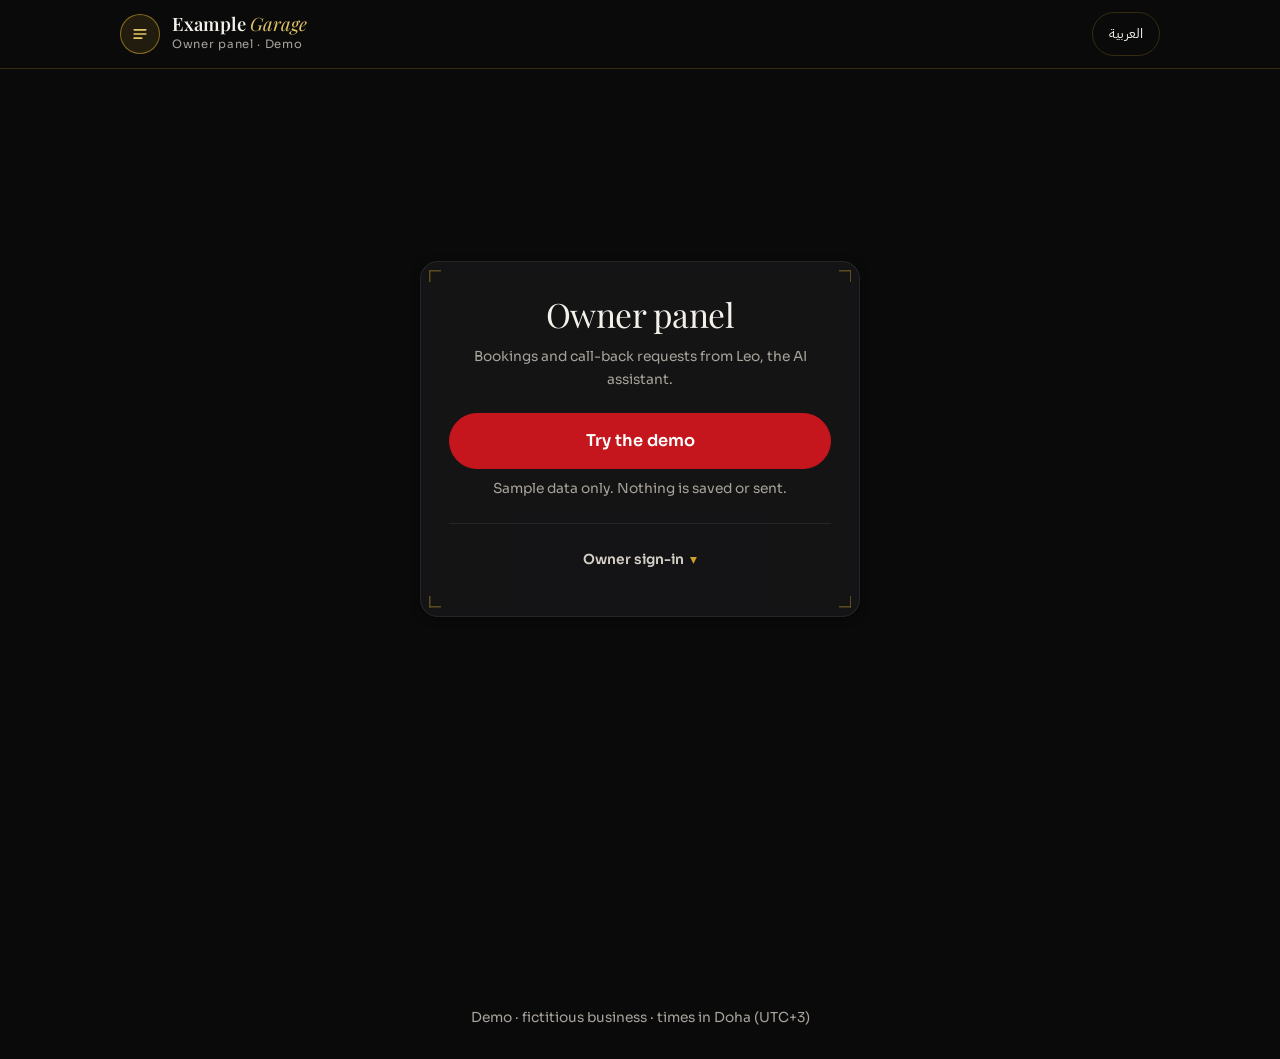
<file: web-taller/panel/index.html>
<!DOCTYPE html>
<html lang="en" dir="ltr">
<head>
<meta charset="UTF-8">
<meta name="viewport" content="width=device-width, initial-scale=1">
<title>Owner panel · Example Garage (demo)</title>
<meta name="robots" content="noindex, nofollow">
<meta name="theme-color" content="#0a0a0b">
<link rel="icon" href="data:image/svg+xml,%3Csvg xmlns='http://www.w3.org/2000/svg' viewBox='0 0 32 32'%3E%3Crect width='32' height='32' rx='7' fill='%230a0a0b' stroke='%23c9a227'/%3E%3Cpath d='M9 11h14M9 16h14M9 21h9' stroke='%23e3c565' stroke-width='2.4' stroke-linecap='round'/%3E%3C/svg%3E">
<script>
(function(){try{var p=new URLSearchParams(location.search);if(p.get("demo")==="1")document.documentElement.classList.add("demo");var q=p.get("lang");if(q==="ar"||q==="en")localStorage.setItem("lang",q);var l=localStorage.getItem("lang");if(l==="ar"){document.documentElement.lang="ar";document.documentElement.dir="rtl";}}catch(e){}})();
</script>
<link rel="preload" as="font" type="font/woff2" href="../assets/fonts/sora-var-latin.woff2" crossorigin>
<!-- El botón «العربية» y los nombres árabes usan esta fuente también en inglés: precargarla evita el salto al llegar. -->
<link rel="preload" as="font" type="font/woff2" href="../assets/fonts/plex-arabic-600.woff2" crossorigin>
<link rel="stylesheet" href="../assets/css/style.css?v=26">
<link rel="stylesheet" href="panel.css?v=23">
</head>
<body class="panel">

<!-- Modo demo (?demo=1): datos ficticios en memoria, sin Supabase. -->
<p class="p-demo-banner" id="demoBanner" role="status"><span data-t="demoBanner">DEMO · sample data, nothing is saved or sent</span></p>

<header class="p-top">
  <div class="p-wrap p-top__in">
    <div class="p-brand">
      <span class="p-mark" aria-hidden="true">
        <svg viewBox="0 0 24 24" fill="none" stroke="currentColor" stroke-width="2" stroke-linecap="round"><path d="M5 7h14M5 12h14M5 17h9"/></svg>
      </span>
      <span><b>Example <i>Garage</i></b><small data-t="brandSub">Owner panel · Demo</small></span>
    </div>
    <div class="p-top__act">
      <button class="lang-btn" type="button" id="langBtn" lang="ar"><span>العربية</span></button>
      <button class="p-btn p-btn--ghost" type="button" id="logoutBtn" hidden data-t="logout">Sign out</button>
    </div>
  </div>
</header>

<main class="p-wrap" id="main">

  <!-- Login: Supabase Auth. Sin sesión válida la base de datos no devuelve
       ni una fila (RLS), da igual lo que se toque en este HTML. -->
  <section class="p-login" id="loginView" hidden>
    <div class="p-card p-holo p-login__card">
      <span class="p-hud"></span>
      <h1 data-t="loginHead">Owner panel</h1>
      <p class="p-muted" data-t="loginLead">Bookings and call-back requests from Leo, the AI assistant.</p>
      <!-- Acción principal: la demo (datos de ejemplo, sin Supabase). -->
      <a class="p-btn p-btn--lg" href="?demo=1" data-t="tryDemo">Try the demo</a>
      <p class="p-muted p-login__hint" data-t="demoHint">Sample data only. Nothing is saved or sent.</p>
      <!-- Secundario: acceso real del dueño (Supabase Auth + RLS). -->
      <details class="p-login__owner" id="ownerLogin">
        <summary data-t="ownerSignIn">Owner sign-in</summary>
        <form id="loginForm" novalidate>
          <label for="email" data-t="email">Email</label>
          <input id="email" type="email" autocomplete="username" required>
          <label for="password" data-t="password">Password</label>
          <input id="password" type="password" autocomplete="current-password" required>
          <p class="p-err" id="loginErr" role="alert" hidden></p>
          <button class="p-btn p-btn--ghost" type="submit" id="loginBtn" data-t="signIn">Sign in</button>
        </form>
      </details>
    </div>
  </section>

  <section id="appView" hidden>
    <div class="p-head">
      <div role="tablist" class="p-tabs" id="tabs" data-t-attr="aria-label:tabsAria" aria-label="Panel sections">
        <button role="tab" type="button" id="tab-overview" aria-controls="pane-overview" hidden><span data-t="tabOverview">Overview</span></button>
        <button role="tab" type="button" id="tab-calendar" aria-controls="pane-calendar" hidden><span data-t="tabCalendar">Calendar</span></button>
        <button role="tab" type="button" id="tab-workshop" aria-controls="pane-workshop" hidden><span data-t="tabWorkshop">Workshop</span></button>
        <button role="tab" type="button" id="tab-bookings" aria-controls="pane-bookings"><span data-t="tabBookings">Bookings</span> <span class="p-count" id="countBookings"></span></button>
        <button role="tab" type="button" id="tab-customers" aria-controls="pane-customers" hidden><span data-t="tabCustomers">Customers</span></button>
        <button role="tab" type="button" id="tab-leads" aria-controls="pane-leads"><span data-t="tabLeads">Leads without booking</span> <span class="p-count" id="countLeads"></span></button>
      </div>
      <div class="p-sync">
        <span class="p-muted" id="updatedAt" aria-live="polite"></span>
        <button class="p-btn p-btn--ghost p-btn--sm" type="button" id="refreshBtn" data-t="refresh">Refresh</button>
      </div>
    </div>

    <div role="tabpanel" id="pane-overview" aria-labelledby="tab-overview" hidden></div>
    <div role="tabpanel" id="pane-calendar" aria-labelledby="tab-calendar" hidden></div>
    <div role="tabpanel" id="pane-workshop" aria-labelledby="tab-workshop" hidden></div>
    <div role="tabpanel" id="pane-customers" aria-labelledby="tab-customers" hidden></div>

    <div role="tabpanel" id="pane-bookings" aria-labelledby="tab-bookings">
      <div class="p-filters">
        <label><span data-t="fDay">Day</span>
          <select id="fRange">
            <option value="upcoming" data-t="fUpcoming">Upcoming</option>
            <option value="day" data-t="fOneDay">One day</option>
            <option value="all" data-t="fAll">All</option>
          </select>
        </label>
        <label id="fDayWrap" hidden><span class="sr-only" data-t="fDate">Date</span><input type="date" id="fDate"></label>
        <label><span data-t="fStatus">Status</span>
          <select id="fStatus">
            <option value="" data-t="sAll">All</option>
            <option value="confirmed" data-t="s_confirmed">Confirmed</option>
            <option value="done" data-t="s_done">Attended</option>
            <option value="cancelled" data-t="s_cancelled">Cancelled</option>
          </select>
        </label>
        <button class="p-btn p-btn--ghost p-btn--sm" type="button" id="exportBtn" data-t="export">Export CSV</button>
      </div>
      <p class="p-err" id="bookingsErr" role="alert" hidden></p>
      <ul class="p-list" id="bookingsList"></ul>
      <p class="p-empty p-muted" id="bookingsEmpty" hidden data-t="emptyBookings">No bookings for these filters.</p>
    </div>

    <div role="tabpanel" id="pane-leads" aria-labelledby="tab-leads" hidden>
      <div class="p-filters">
        <label><span data-t="fStatus">Status</span>
          <select id="fLeadStatus">
            <option value="" data-t="sAll">All</option>
            <option value="new" data-t="l_new">New</option>
            <option value="contacted" data-t="l_contacted">Contacted</option>
            <option value="closed" data-t="l_closed">Closed</option>
          </select>
        </label>
      </div>
      <p class="p-err" id="leadsErr" role="alert" hidden></p>
      <ul class="p-list" id="leadsList"></ul>
      <p class="p-empty p-muted" id="leadsEmpty" hidden data-t="emptyLeads">No leads for this filter.</p>
    </div>
  </section>

  <p class="p-muted p-foot" data-t="foot">Demo · fictitious business · times in Doha (UTC+3)</p>
</main>

<!-- Ficha / orden de trabajo -->
<dialog class="p-dlg" id="card" aria-labelledby="cardTitle">
  <div class="p-dlg__in">
    <div class="p-dlg__head"><h2 id="cardTitle"></h2><button class="p-dlg__x" type="button" data-t-attr="aria-label:cardClose" aria-label="Close">×</button></div>
    <div class="p-card__body"></div>
  </div>
</dialog>
<!-- Vista previa del mensaje al cliente (no se envía nada) -->
<dialog class="p-dlg p-dlg--sm" id="notify" aria-labelledby="notifyTitle">
  <div class="p-dlg__in">
    <div class="p-dlg__head"><h2 id="notifyTitle"></h2><button class="p-dlg__x" type="button" data-t-attr="aria-label:cardClose" aria-label="Close">×</button></div>
    <div class="p-notify__body"></div>
  </div>
</dialog>
<!-- Precios de servicio (los pone el dueño) -->
<dialog class="p-dlg p-dlg--sm" id="prices" aria-labelledby="pricesTitle">
  <div class="p-dlg__in">
    <div class="p-dlg__head"><h2 id="pricesTitle"></h2><button class="p-dlg__x" type="button" data-t-attr="aria-label:cardClose" aria-label="Close">×</button></div>
    <div class="p-prices__body"></div>
  </div>
</dialog>
<p class="p-toast" id="toast" role="status" aria-live="polite" hidden></p>

<!-- supabase-js lo carga data.js solo en modo real: en demo no se descarga. -->
<script defer src="i18n.js?v=4"></script>
<script defer src="data.js?v=2"></script>
<script defer src="panel.js?v=8"></script>
<script defer src="view-overview.js?v=3"></script>
<script defer src="view-calendar.js?v=3"></script>
<script defer src="view-workshop.js?v=5"></script>
<script defer src="view-card.js?v=3"></script>
<script defer src="view-customers.js?v=4"></script>
<script defer src="view-prices.js?v=1"></script>
</body>
</html>
</file>
<file: landing/styles.css>
:root{
  --bg:#0b0a0d;--bg2:#121015;--card:#16131a;--line:rgba(255,255,255,.09);
  --text:#f3eff2;--muted:#9a93a0;--mar:#8a1538;--mar2:#b2214c;--gold:#d9b46a;--ok:#3ccf9c;
  --font:'Sora','IBM Plex Sans Arabic',system-ui,sans-serif;
}
html[lang="ar"]{--font:'IBM Plex Sans Arabic','Sora',system-ui,sans-serif}
*{box-sizing:border-box;margin:0;padding:0}
html{scroll-behavior:smooth}
body{background:var(--bg);color:var(--text);font-family:var(--font);line-height:1.6;-webkit-font-smoothing:antialiased}
a{color:inherit;text-decoration:none}
.nav{position:sticky;top:0;z-index:20;display:flex;justify-content:space-between;align-items:center;padding:14px 5vw;background:rgba(11,10,13,.85);backdrop-filter:blur(10px);border-bottom:1px solid var(--line)}
.logo{display:flex;align-items:center;gap:10px;font-weight:600;letter-spacing:.02em}
.logo-mark{color:var(--gold);font-size:1.4rem}
.nav nav{display:flex;align-items:center;gap:22px;font-size:.9rem;color:var(--muted)}
.nav nav a:hover{color:var(--text)}
.lang{background:transparent;border:1px solid var(--line);color:var(--text);padding:6px 14px;border-radius:8px;cursor:pointer;font-family:inherit;font-size:.85rem}
.lang:hover{border-color:var(--gold)}
section{padding:90px 5vw;max-width:1180px;margin:0 auto}
.hero{padding-top:110px}
.eyebrow{color:var(--gold);font-size:.78rem;letter-spacing:.16em;text-transform:uppercase;margin-bottom:18px}
html[lang="ar"] .eyebrow{letter-spacing:0;text-transform:none;font-size:.9rem}
h1{font-size:clamp(2.1rem,4.6vw,3.7rem);line-height:1.08;font-weight:300;max-width:16ch;letter-spacing:-.02em}
html[lang="ar"] h1{line-height:1.3;max-width:18ch;font-weight:500}
h2{font-size:clamp(1.6rem,3.4vw,2.4rem);font-weight:300;line-height:1.2}
html[lang="ar"] h2{font-weight:500;line-height:1.4}
.lead{margin-top:26px;max-width:56ch;color:var(--muted);font-size:1.08rem}
.cta{display:flex;gap:14px;margin-top:36px;flex-wrap:wrap}
.btn{background:var(--mar);color:#fff;padding:14px 28px;border-radius:8px;font-weight:500;transition:background .2s}
.btn:hover{background:var(--mar2)}
.btn.ghost{background:transparent;border:1px solid var(--line)}
.btn.ghost:hover{border-color:var(--gold)}
.note{margin-top:22px;color:var(--muted);font-size:.82rem}
.sec-head{margin-bottom:38px}
.demo-grid{display:grid;grid-template-columns:1.15fr .85fr;gap:22px}
.chat,.panel{background:var(--card);border:1px solid var(--line);border-radius:14px;display:flex;flex-direction:column}
.chat{height:620px}
.chat-top{display:flex;align-items:center;gap:12px;padding:14px 16px;border-bottom:1px solid var(--line)}
.chat-top strong{display:block;font-size:.95rem;font-weight:500}
.avatar{width:38px;height:38px;border-radius:50%;background:var(--mar);display:grid;place-items:center;color:var(--gold)}
.ai-tag{font-size:.72rem;color:var(--ok);border:1px solid rgba(60,207,156,.35);padding:1px 8px;border-radius:99px}
.mini{margin-inline-start:auto;background:transparent;border:1px solid var(--line);color:var(--muted);padding:5px 12px;border-radius:8px;cursor:pointer;font-family:inherit;font-size:.78rem}
.mini:hover{color:var(--text);border-color:var(--gold)}
.log{flex:1;overflow-y:auto;padding:18px 16px;display:flex;flex-direction:column;gap:10px}
.msg{max-width:82%;padding:10px 14px;border-radius:12px;font-size:.93rem;animation:in .25s ease}
.msg.bot{background:var(--bg2);border:1px solid var(--line);align-self:flex-start;border-end-start-radius:4px}
.msg.me{background:var(--mar);align-self:flex-end;border-end-end-radius:4px}
@keyframes in{from{opacity:0;transform:translateY(6px)}to{opacity:1;transform:none}}
.chips{display:flex;flex-wrap:wrap;gap:8px;padding:0 16px 10px;min-height:8px}
.chip{background:transparent;border:1px solid var(--line);color:var(--text);padding:7px 14px;border-radius:99px;cursor:pointer;font-family:inherit;font-size:.85rem;transition:.2s}
.chip:hover{border-color:var(--gold);color:var(--gold)}
.chip:disabled{opacity:.35;cursor:not-allowed}
.composer{display:flex;gap:10px;padding:12px;border-top:1px solid var(--line)}
.composer input{flex:1;background:rgba(255,255,255,.04);border:1px solid var(--line);border-radius:10px;padding:11px 14px;color:var(--text);font-family:inherit;font-size:.93rem}
.composer input:focus{outline:none;border-color:var(--gold)}
.send{background:var(--mar);color:#fff;border:0;border-radius:10px;padding:0 20px;cursor:pointer;font-family:inherit}
.send:hover{background:var(--mar2)}
.panel{padding:20px;height:620px}
.panel-top{display:flex;justify-content:space-between;align-items:center}
.panel h3{font-weight:500;font-size:1.05rem}
.count{background:var(--bg2);border:1px solid var(--line);border-radius:99px;padding:2px 12px;font-size:.85rem;color:var(--gold)}
.panel-sub{color:var(--muted);font-size:.85rem;margin:4px 0 16px}
.bookings{list-style:none;display:flex;flex-direction:column;gap:10px;overflow-y:auto}
.bk{background:var(--bg2);border:1px solid var(--line);border-radius:10px;padding:12px 14px;animation:in .3s ease}
.bk-top{display:flex;justify-content:space-between;gap:10px;font-size:.92rem}
.bk-top strong{font-weight:500}
.bk small{display:block;color:var(--muted);margin-top:3px;font-size:.8rem}
.badge{font-size:.7rem;color:var(--ok);border:1px solid rgba(60,207,156,.35);border-radius:99px;padding:1px 8px;white-space:nowrap}
.badge.off{color:var(--muted);border-color:var(--line)}
.bk button{margin-top:8px;background:transparent;border:0;color:var(--muted);font-family:inherit;font-size:.78rem;cursor:pointer;padding:0;text-decoration:underline}
.bk button:hover{color:var(--text)}
.empty{color:var(--muted);font-size:.88rem;margin-top:14px}
.steps{list-style:none;display:grid;grid-template-columns:repeat(3,1fr);gap:22px}
.steps li{border-top:1px solid var(--line);padding-top:20px}
.n{color:var(--gold);font-size:2.2rem;font-weight:200;display:block;margin-bottom:8px}
.steps h3{font-weight:500;font-size:1.05rem;margin-bottom:8px}
.steps p{color:var(--muted);font-size:.93rem}
.tags{list-style:none;display:flex;flex-wrap:wrap;gap:10px}
.tags li{border:1px solid var(--line);border-radius:99px;padding:9px 18px;font-size:.92rem}
.honest{margin-top:28px;color:var(--muted);font-size:.88rem;max-width:62ch}
.foot{border-top:1px solid var(--line);padding:26px 5vw;color:var(--muted);font-size:.82rem;text-align:center}
@media(max-width:900px){
  .demo-grid{grid-template-columns:1fr}
  .steps{grid-template-columns:1fr}
  .nav nav a{display:none}
}
@media(max-width:600px){
  section{padding:64px 16px}
  .nav{padding:12px 16px}
  .chat,.panel{height:560px}
  .msg{max-width:90%}
}
@media(prefers-reduced-motion:reduce){*{animation:none!important;transition:none!important}html{scroll-behavior:auto}}
.demo-grid>*,.steps>*{min-width:0}
.chat,.panel{max-width:100%}
.demo{overflow-x:clip}

/* ---- presentation additions ---- */
.block{padding:84px 5vw}
.hero{display:grid;grid-template-columns:1.05fr .95fr;gap:40px;align-items:center;max-width:1180px;padding-top:90px}
.hero-text h1{max-width:15ch}
.pills{list-style:none;display:flex;flex-wrap:wrap;gap:8px;margin-top:30px}
.pills li{border:1px solid var(--line);border-radius:99px;padding:6px 14px;font-size:.8rem;color:var(--muted)}
.hero-art{position:relative;display:grid;place-items:center;min-height:470px}
.star-bg{position:absolute;inset:0;border-radius:22px;border:1px solid var(--line);overflow:hidden;
  background:radial-gradient(circle at 50% 40%,rgba(138,21,56,.45),transparent 65%),var(--bg2)}
.star-bg::before{content:"";position:absolute;inset:0;opacity:.22;
  background-image:url("data:image/svg+xml,%3Csvg xmlns='http://www.w3.org/2000/svg' width='64' height='64' viewBox='0 0 64 64'%3E%3Cg fill='none' stroke='%23d9b46a' stroke-width='1'%3E%3Cpath d='M32 4l6 14 14-6-6 14 14 6-14 6 6 14-14-6-6 14-6-14-14 6 6-14-14-6 14-6-6-14 14 6z'/%3E%3C/g%3E%3C/svg%3E")}
.phone{position:relative;width:min(290px,78%);background:#0e0c11;border:1px solid rgba(255,255,255,.14);border-radius:28px;padding:16px 14px 20px;display:flex;flex-direction:column;gap:9px;box-shadow:0 30px 70px rgba(0,0,0,.55)}
.phone-top{display:flex;align-items:center;gap:8px;font-size:.78rem;color:var(--muted);padding-bottom:10px;border-bottom:1px solid var(--line);margin-bottom:4px}
.dot{width:8px;height:8px;border-radius:50%;background:var(--ok)}
.b{font-size:.82rem;padding:8px 12px;border-radius:12px;max-width:86%;line-height:1.5}
.b.them{align-self:flex-end;background:var(--mar)}
.b.bot{align-self:flex-start;background:var(--bg2);border:1px solid var(--line)}
.b.ok{align-self:center;background:rgba(60,207,156,.12);border:1px solid rgba(60,207,156,.35);color:var(--ok);font-size:.75rem;margin-top:4px}
.float-card{position:absolute;inset-inline-end:-6px;bottom:34px;display:flex;gap:10px;align-items:center;background:var(--card);border:1px solid var(--line);border-radius:12px;padding:10px 14px;box-shadow:0 14px 40px rgba(0,0,0,.5);animation:floaty 6s ease-in-out infinite}
.float-card strong{display:block;font-size:.85rem;font-weight:500}
.float-card small{color:var(--muted);font-size:.72rem}
@keyframes floaty{50%{transform:translateY(-8px)}}
.ic{width:24px;height:24px;fill:none;stroke:var(--gold);stroke-width:1.6;stroke-linecap:round;stroke-linejoin:round;flex:none}
.sub{color:var(--muted);margin-top:12px;max-width:60ch;font-size:.95rem}
.cards{display:grid;gap:18px}
.cards.three{grid-template-columns:repeat(3,1fr)}
.cards.four{grid-template-columns:repeat(4,1fr)}
.cards.six{grid-template-columns:repeat(6,1fr)}
.card{background:var(--card);border:1px solid var(--line);border-radius:14px;padding:24px;transition:border-color .25s,transform .25s}
.card:hover{border-color:rgba(217,180,106,.45);transform:translateY(-3px)}
.card .ic{width:30px;height:30px;margin-bottom:16px}
.card h3{font-weight:500;font-size:1.02rem;margin-bottom:8px}
.card p{color:var(--muted);font-size:.9rem}
.mini-card{display:flex;flex-direction:column;align-items:center;gap:12px;text-align:center;background:var(--card);border:1px solid var(--line);border-radius:14px;padding:22px 10px;font-size:.88rem}
.mini-card .ic{width:32px;height:32px}
.compare{display:grid;grid-template-columns:1fr 1fr;gap:18px}
.col{border:1px solid var(--line);border-radius:14px;padding:26px;background:var(--card)}
.col.good{border-color:rgba(60,207,156,.4);background:linear-gradient(160deg,rgba(60,207,156,.07),var(--card))}
.col h3{font-weight:500;margin-bottom:14px}
.col ul{list-style:none;display:flex;flex-direction:column;gap:11px;font-size:.93rem;color:var(--muted)}
.col li::before{content:"–";margin-inline-end:10px;color:var(--muted)}
.col.good li{color:var(--text)}
.col.good li::before{content:"✓";color:var(--ok)}
.gulf{background:linear-gradient(180deg,transparent,rgba(138,21,56,.08),transparent);max-width:none}
.gulf>*{max-width:1180px;margin-inline:auto}
.road{list-style:none;display:grid;grid-template-columns:repeat(3,1fr);gap:18px}
.road li{background:var(--card);border:1px solid var(--line);border-radius:14px;padding:24px}
.road li.done{border-color:rgba(60,207,156,.4)}
.st{display:inline-block;font-size:.72rem;border:1px solid var(--line);border-radius:99px;padding:2px 12px;color:var(--muted);margin-bottom:14px}
.road li.done .st{color:var(--ok);border-color:rgba(60,207,156,.4)}
.road h3{font-weight:500;font-size:1.02rem;margin-bottom:8px}
.road p{color:var(--muted);font-size:.9rem}
.faq{display:flex;flex-direction:column;gap:10px;max-width:780px}
.faq details{background:var(--card);border:1px solid var(--line);border-radius:12px;padding:16px 20px}
.faq summary{cursor:pointer;font-weight:500;font-size:.98rem}
.faq details[open]{border-color:rgba(217,180,106,.4)}
.faq p{color:var(--muted);margin-top:10px;font-size:.92rem}
.final{text-align:center;max-width:820px;margin:0 auto;padding:90px 5vw 100px}
.final p{color:var(--muted);margin:14px 0 30px}
section.block{max-width:1180px;margin:0 auto}
section.gulf{max-width:none}
@media(max-width:900px){
  .hero{grid-template-columns:1fr}
  .hero-art{min-height:420px}
  .cards.three,.cards.four,.road{grid-template-columns:1fr 1fr}
  .cards.six{grid-template-columns:repeat(3,1fr)}
  .compare{grid-template-columns:1fr}
}
@media(max-width:600px){
  .block{padding:56px 16px}
  .cards.three,.cards.four,.road{grid-template-columns:1fr}
  .cards.six{grid-template-columns:1fr 1fr}
  .float-card{inset-inline-end:8px}
}
</file>
<file: web-taller/assets/css/style.css>
/* =========================================================================
   Taller · NEGRO + ROJO + DORADO (decisión de Cris, 2026-10-16)

   Contraste AA medido sobre los tres fondos reales (#0a0a0b, #141416, #1b1b1f):
     --text   #f4f1ea  texto corrido ............ 15.2:1 o más
     --muted  #a8a39a  texto secundario ......... 6.8:1 o más
     --gold   #c9a227  números, acentos ......... 7.1:1 o más
     --gold-2 #e3c565  cursivas, enlaces ........ 10.2:1 o más
     blanco sobre --red #c4161c ................. 6.0:1 (hover #e02027: 4.8:1)
     --red-text #ff6b6f errores sobre oscuro .... 6.2:1 o más
   El rojo de marca NUNCA va como texto sobre negro (3.4:1): solo como fondo
   de CTA y estados, o en detalles decorativos.
   ========================================================================= */

/* Sora (cuerpo) es variable 400-800; dos subsets por unicode-range. */
@font-face{font-family:'Sora';font-style:normal;font-weight:400 800;font-display:swap;src:url(../fonts/sora-var-latin.woff2) format('woff2');unicode-range:U+0000-00FF,U+0131,U+0152-0153,U+02BB-02BC,U+02C6,U+02DA,U+02DC,U+0304,U+0308,U+0329,U+2000-206F,U+20AC,U+2122,U+2191,U+2193,U+2212,U+2215,U+FEFF,U+FFFD}
@font-face{font-family:'Sora';font-style:normal;font-weight:400 800;font-display:swap;src:url(../fonts/sora-var-latin-ext.woff2) format('woff2');unicode-range:U+0100-02BA,U+02BD-02C5,U+02C7-02CC,U+02CE-02D7,U+02DD-02FF,U+0304,U+0308,U+0329,U+1D00-1DBF,U+1E00-1E9F,U+1EF2-1EFF,U+2020,U+20A0-20AB,U+20AD-20C0,U+2113,U+2C60-2C7F,U+A720-A7FF}
/* Playfair Display (OFL, titulares): variable 400-700, redonda y cursiva,
   subset latin. Auto-hospedada como Sora. */
@font-face{font-family:'Playfair Display';font-style:normal;font-weight:400 700;font-display:swap;src:url(../fonts/playfair-var-latin.woff2) format('woff2');unicode-range:U+0000-00FF,U+0131,U+0152-0153,U+02BB-02BC,U+02C6,U+02DA,U+02DC,U+0304,U+0308,U+0329,U+2000-206F,U+20AC,U+2122,U+2191,U+2193,U+2212,U+2215,U+FEFF,U+FFFD}
@font-face{font-family:'Playfair Display';font-style:italic;font-weight:400 700;font-display:swap;src:url(../fonts/playfair-var-italic-latin.woff2) format('woff2');unicode-range:U+0000-00FF,U+0131,U+0152-0153,U+02BB-02BC,U+02C6,U+02DA,U+02DC,U+0304,U+0308,U+0329,U+2000-206F,U+20AC,U+2122,U+2191,U+2193,U+2212,U+2215,U+FEFF,U+FFFD}
/* Respaldo con métricas de Playfair (medidas con fontTools sobre el woff2 y
   Georgia): mientras llega la fuente, el texto ocupa lo mismo y no salta. */
@font-face{font-family:'Playfair Fallback';font-style:normal;src:local('Georgia');size-adjust:102.6%;ascent-override:105.5%;descent-override:24.5%;line-gap-override:0%}
@font-face{font-family:'Playfair Fallback';font-style:italic;src:local('Georgia Italic'),local('Georgia-Italic');size-adjust:102.6%;ascent-override:105.5%;descent-override:24.5%;line-gap-override:0%}
/* IBM Plex Sans Arabic (OFL): solo se descarga si hay texto árabe en pantalla. */
@font-face{font-family:'IBM Plex Sans Arabic';font-style:normal;font-weight:400;font-display:swap;src:url(../fonts/plex-arabic-400.woff2) format('woff2');unicode-range:U+0600-06FF,U+0750-077F,U+0870-088E,U+0890-0891,U+0897-08E1,U+08E3-08FF,U+200C-200E,U+2010-2011,U+204F,U+2E41,U+FB50-FDFF,U+FE70-FE74,U+FE76-FEFC}
@font-face{font-family:'IBM Plex Sans Arabic';font-style:normal;font-weight:600;font-display:swap;src:url(../fonts/plex-arabic-600.woff2) format('woff2');unicode-range:U+0600-06FF,U+0750-077F,U+0870-088E,U+0890-0891,U+0897-08E1,U+08E3-08FF,U+200C-200E,U+2010-2011,U+204F,U+2E41,U+FB50-FDFF,U+FE70-FE74,U+FE76-FEFC}
@font-face{font-family:'IBM Plex Sans Arabic';font-style:normal;font-weight:700 800;font-display:swap;src:url(../fonts/plex-arabic-700.woff2) format('woff2');unicode-range:U+0600-06FF,U+0750-077F,U+0870-088E,U+0890-0891,U+0897-08E1,U+08E3-08FF,U+200C-200E,U+2010-2011,U+204F,U+2E41,U+FB50-FDFF,U+FE70-FE74,U+FE76-FEFC}

:root{
  color-scheme:dark;
  /* paleta (orden de trabajo 2026-10-16) */
  --bg:#0a0a0b;
  --surface:#141416;
  --surface-2:#1b1b1f;
  --text:#f4f1ea;
  --muted:#a8a39a;
  --red:#c4161c;
  --red-h:#e02027;
  --red-text:#ff6b6f;
  --red-tint:rgba(196,22,28,.16);
  --gold:#c9a227;
  --gold-2:#e3c565;
  --gold-tint:rgba(201,162,39,.12);
  --line:rgba(201,162,39,.22);
  --line-soft:rgba(244,241,234,.08);
  --line-2:rgba(244,241,234,.16);
  --on-red:#ffffff;
  --on-gold:#0a0a0b;

  /* alias que siguen usando el panel y el chat */
  --bg2:var(--surface);
  --card:var(--surface);
  --soft:#d6d1c7;
  --line2:var(--line-2);
  --border:var(--line);
  --ink:var(--on-red);

  --shadow-s:0 2px 10px rgba(0,0,0,.35);
  --shadow-m:0 12px 32px rgba(0,0,0,.45);
  --shadow-l:0 24px 60px rgba(0,0,0,.55);

  --serif:'Playfair Display','Playfair Fallback','IBM Plex Sans Arabic',Georgia,serif;
  --body:'Sora','IBM Plex Sans Arabic',system-ui,-apple-system,'Segoe UI',sans-serif;
  --display:var(--body);
  --maxw:1240px;
  --gutter:32px;
  --nav-h:76px;
  --strip-h:34px;
}

*{margin:0;padding:0;box-sizing:border-box}
/* Árabe: el contenido nace en inglés y i18n.js (al final del body) lo traduce.
   Mientras tanto se retiene sin maquetar (display:none, no visibility): si no,
   Chrome maqueta y pinta el inglés y luego vuelve a maquetar todo en árabe
   (medido en vivo: ~870 ms de layout a CPU x4 y un salto de idioma visible).
   El fondo negro de body sí se pinta. La clase la pone el script del <head> y
   la quita el script en línea que va justo después de i18n.js. */
html.i18n-wait body>*{display:none!important}
html{scroll-behavior:smooth;scroll-padding-top:calc(var(--nav-h) + 14px);-webkit-text-size-adjust:100%}
body{background:var(--bg);color:var(--soft);font-family:var(--body);font-size:16px;line-height:1.7;overflow-x:hidden;-webkit-font-smoothing:antialiased;-moz-osx-font-smoothing:grayscale}
::selection{background:var(--gold);color:var(--on-gold)}
a{color:inherit;text-decoration:none}
img{max-width:100%;display:block}
button,input{font:inherit;color:inherit}
h1,h2,h3,h4{font-family:var(--serif);color:var(--text);font-weight:400}
h1,h2{line-height:1.08;letter-spacing:-.015em}
h3,h4{font-weight:500;line-height:1.25;letter-spacing:-.005em}
h1 em,h2 em,h3 em{font-style:italic;color:var(--gold-2)}
/* cifras de caja alta: las de estilo antiguo de Playfair bailan en 13% o 2,950 */
h1,h2,h3,h4,.stat .v,.p-kpi__v,.p-when,.p-exp__t,.tag-badge{font-variant-numeric:lining-nums}

.wrap{max-width:var(--maxw);margin:0 auto;padding:0 var(--gutter)}
.sr-only{position:absolute;width:1px;height:1px;padding:0;margin:-1px;overflow:hidden;clip:rect(0 0 0 0);white-space:nowrap;border:0}

a:focus-visible,button:focus-visible,input:focus-visible,select:focus-visible,summary:focus-visible{outline:2px solid var(--gold-2);outline-offset:3px;border-radius:4px}

.skip{position:absolute;inset-inline-start:14px;top:-60px;z-index:1000;background:var(--red);color:var(--on-red);font-weight:700;padding:11px 18px;border-radius:999px;transition:top .2s}
.skip:focus{top:14px}

/* eyebrow con guion dorado */
.eyebrow{font-family:var(--body);font-weight:600;text-transform:uppercase;letter-spacing:.24em;font-size:.72rem;color:var(--gold);display:inline-flex;align-items:center;gap:.9em}
.eyebrow::before{content:"";width:28px;height:1px;background:var(--gold);display:inline-block;flex-shrink:0}

/* botones: primario rojo / secundario borde dorado */
.btn{display:inline-flex;align-items:center;justify-content:center;gap:9px;font-family:var(--body);font-weight:600;letter-spacing:.02em;font-size:.92rem;min-height:48px;padding:12px 24px;border-radius:999px;border:1px solid var(--red);background:var(--red);color:var(--on-red);cursor:pointer;transition:transform .2s,box-shadow .3s,background-color .3s,border-color .3s,color .3s;box-shadow:0 10px 26px -12px rgba(196,22,28,.7)}
.btn:hover{transform:translateY(-2px);background:var(--red-h);border-color:var(--red-h);box-shadow:0 14px 32px -12px rgba(224,32,39,.75)}
.btn svg{width:18px;height:18px;flex-shrink:0}
.btn.ghost{background:transparent;color:var(--gold-2);border-color:rgba(201,162,39,.55);box-shadow:none}
.btn.ghost:hover{background:var(--gold-tint);border-color:var(--gold-2);color:var(--gold-2)}
.btn.block{width:100%}

/* ---------- BANDA DEMO ---------- */
.demo-strip{height:var(--strip-h);display:flex;align-items:center;justify-content:center;gap:10px;padding:0 14px;background:var(--surface);border-bottom:1px solid var(--line);color:var(--gold-2);font-size:.7rem;font-weight:600;letter-spacing:.16em;text-transform:uppercase;white-space:nowrap;overflow:hidden;text-overflow:ellipsis;line-height:1}
.demo-strip::before{content:"";width:6px;height:6px;border-radius:50%;background:var(--red);flex-shrink:0}
.demo-strip span{overflow:hidden;text-overflow:ellipsis}

/* ---------- NAV (sticky) ---------- */
header.nav{position:sticky;top:0;z-index:900;background:rgba(10,10,11,.86);-webkit-backdrop-filter:blur(14px);backdrop-filter:blur(14px);border-bottom:1px solid var(--line-soft);transition:border-color .35s,background-color .35s}
header.nav.scrolled{background:rgba(10,10,11,.94);border-bottom-color:var(--line)}
.nav-inner{display:flex;align-items:center;justify-content:space-between;height:var(--nav-h);gap:20px}
.nav-logo{display:flex;align-items:center;gap:12px;min-width:0}
.nav-logo .mark{width:40px;height:40px;border-radius:50%;border:1px solid rgba(201,162,39,.6);display:grid;place-items:center;flex-shrink:0;color:var(--gold)}
.nav-logo .mark svg{width:19px;height:19px}
.nav-logo .txt{min-width:0}
.nav-logo .txt b{font-family:var(--serif);font-weight:600;font-size:1.32rem;letter-spacing:.005em;line-height:1;display:block;color:var(--text);white-space:nowrap}
.nav-logo .txt b i{font-style:italic;font-weight:400;color:var(--gold-2)}
.nav-logo .txt small{font-family:var(--body);font-weight:500;letter-spacing:.2em;font-size:.58rem;color:var(--muted);text-transform:uppercase;line-height:1.3;display:block;margin-top:5px;white-space:nowrap}
.nav-links{display:flex;align-items:center;gap:28px}
.nav-links a{font-size:.74rem;font-weight:500;letter-spacing:.12em;text-transform:uppercase;color:var(--muted);position:relative;transition:color .25s;padding:6px 0}
.nav-links a::after{content:"";position:absolute;inset-inline-start:0;bottom:0;width:100%;height:1px;background:var(--gold);transform:scaleX(0);transform-origin:var(--tx-origin,left);transition:transform .3s}
[dir="rtl"] .nav-links a::after{--tx-origin:right}
.nav-links a:hover,.nav-links a.active{color:var(--text)}
.nav-links a:hover::after,.nav-links a.active::after{transform:scaleX(1)}
.nav-cta{display:flex;align-items:center;gap:12px}
.nav-cta .btn{min-height:44px;padding:10px 20px;font-size:.86rem}
.burger{display:none;width:44px;height:44px;place-items:center;border:1px solid var(--line);border-radius:50%;background:transparent;color:var(--text);cursor:pointer}
.burger svg{width:20px;height:20px}
.mobile-menu{position:fixed;inset:0;background:rgba(10,10,11,.97);-webkit-backdrop-filter:blur(10px);backdrop-filter:blur(10px);z-index:899;display:flex;flex-direction:column;justify-content:center;align-items:center;gap:20px;opacity:0;pointer-events:none;transition:opacity .3s}
.mobile-menu.open{opacity:1;pointer-events:auto}
.mobile-menu a{font-family:var(--serif);font-weight:400;font-size:1.9rem;color:var(--text)}
.mobile-menu a:hover{color:var(--gold-2)}

/* ---------- HERO ----------
   Escritorio: foto a sangre en la mitad final, fundida con el negro por su
   borde inicial; el texto nunca va encima de la foto sin velo.
   Móvil: foto arriba a todo el ancho y el texto debajo. */
.hero{position:relative;min-height:calc(100vh - var(--nav-h) - var(--strip-h));min-height:calc(100svh - var(--nav-h) - var(--strip-h));display:flex;overflow:hidden;
  background:radial-gradient(900px 600px at 10% 30%,rgba(201,162,39,.07),transparent 65%),var(--bg)}
.hero-bg{display:none}
.hero-content{display:flex;flex-direction:column;justify-content:center;width:100%;padding-block:clamp(48px,9vh,110px) clamp(28px,5vh,52px)}
.hero-main{display:block}
.hero-text{position:relative;z-index:3;max-width:min(47%,610px)}
.hero h1{font-size:clamp(2.6rem,4.7vw,4.7rem);margin-top:22px;text-wrap:balance}
.hero h1 span{display:block}
.hero h1 .accent{font-style:italic;color:var(--gold-2)}
.hero-rot{font-family:var(--body);font-weight:500;font-size:clamp(.95rem,1.6vw,1.12rem);color:var(--muted);margin-top:22px;display:flex;align-items:baseline;gap:.5em;flex-wrap:wrap}
.hero-rot .rot{color:var(--text);min-width:11ch;display:inline-block}
.hero-rot .rot b{font-family:var(--serif);font-style:italic;font-weight:500;font-size:1.2em;color:var(--gold-2);display:inline-block;transition:opacity .4s,transform .4s}
.hero-rot .rot b.out{opacity:0;transform:translateY(10px)}
.hero-desc{max-width:540px;color:var(--soft);font-size:1rem;margin-top:18px}
.hero-desc strong{color:var(--text);font-weight:600}
.hero-actions{display:flex;align-items:center;gap:12px;margin-top:32px;flex-wrap:wrap}

.hero-photo{position:absolute;top:0;bottom:0;inset-inline-end:0;width:56%;margin:0;z-index:0;background:var(--surface);overflow:hidden}
.hero-photo img{position:absolute;inset:0;width:100%;height:100%;object-fit:cover;object-position:center 55%;filter:contrast(1.08) saturate(.86) brightness(.92)}
.hero-photo::after{content:"";position:absolute;inset:0;z-index:1;pointer-events:none;
  background:linear-gradient(90deg,var(--bg) 0%,rgba(10,10,11,.72) 16%,rgba(10,10,11,0) 44%),
             linear-gradient(0deg,var(--bg) 0%,rgba(10,10,11,0) 30%)}
[dir="rtl"] .hero-photo::after{background:linear-gradient(270deg,var(--bg) 0%,rgba(10,10,11,.72) 16%,rgba(10,10,11,0) 44%),
             linear-gradient(0deg,var(--bg) 0%,rgba(10,10,11,0) 30%)}
.hp-grid{position:absolute;inset:0;z-index:2;pointer-events:none;opacity:.22;
  background-image:linear-gradient(rgba(227,197,101,.5) 1px,transparent 1px),linear-gradient(90deg,rgba(227,197,101,.5) 1px,transparent 1px);background-size:44px 44px;
  -webkit-mask-image:linear-gradient(to top,#000,transparent 60%);mask-image:linear-gradient(to top,#000,transparent 60%)}
/* el haz ocupa toda la foto y se TRASLADA: el filo va en su borde inferior */
.hp-scan{position:absolute;inset:0;z-index:2;pointer-events:none;
  background:linear-gradient(180deg,transparent calc(100% - 60px),rgba(224,32,39,.08) calc(100% - 8px),rgba(227,197,101,.32) 100%);
  transform:translateY(-100%);animation:hp-scan 6s ease-in-out infinite}
@keyframes hp-scan{0%{transform:translateY(-100%)}100%{transform:translateY(100%)}}
.hp-hud{position:absolute;top:28px;bottom:150px;inset-inline-end:28px;inset-inline-start:36%;z-index:2;pointer-events:none;
  background:
   linear-gradient(var(--gold),var(--gold)) top left/22px 1.5px no-repeat,linear-gradient(var(--gold),var(--gold)) top left/1.5px 22px no-repeat,
   linear-gradient(var(--gold),var(--gold)) top right/22px 1.5px no-repeat,linear-gradient(var(--gold),var(--gold)) top right/1.5px 22px no-repeat,
   linear-gradient(var(--gold),var(--gold)) bottom left/22px 1.5px no-repeat,linear-gradient(var(--gold),var(--gold)) bottom left/1.5px 22px no-repeat,
   linear-gradient(var(--gold),var(--gold)) bottom right/22px 1.5px no-repeat,linear-gradient(var(--gold),var(--gold)) bottom right/1.5px 22px no-repeat}

.tag-badge{position:absolute;z-index:3;background:rgba(10,10,11,.88);border:1px solid var(--line);color:var(--text);font-family:var(--serif);font-weight:500;font-size:1.05rem;padding:10px 18px;border-radius:14px;box-shadow:var(--shadow-m);line-height:1.25}
.tag-badge span{display:block;font-family:var(--body);font-size:.6rem;font-weight:600;letter-spacing:.2em;color:var(--gold);text-transform:uppercase;margin-bottom:2px}
.tag-badge b{font-weight:500}
.hero-photo .hp-badge{top:28px;inset-inline-end:28px}

.hero-stats{position:relative;z-index:3;display:grid;grid-template-columns:repeat(4,1fr);margin-top:clamp(40px,7vh,72px);border:1px solid var(--line);border-radius:18px;overflow:hidden;background:rgba(20,20,22,.9)}
.stat{padding:22px 24px;border-inline-start:1px solid var(--line-soft)}
.stat:first-child{border-inline-start:0}
.stat .v{font-family:var(--serif);font-weight:500;font-size:clamp(1.7rem,2.8vw,2.3rem);line-height:1.05;color:var(--gold)}
.stat .l{font-size:.76rem;color:var(--muted);margin-top:8px;line-height:1.45}

/* ---------- MARQUEE ---------- */
.marquee-wrap{background:var(--surface);border-top:1px solid var(--line-soft);border-bottom:1px solid var(--line-soft);padding:16px 0;overflow:hidden;position:relative;z-index:2}
.marquee-track{direction:ltr;display:flex;width:max-content;animation:marquee 38s linear infinite}
.marquee-item{display:inline-flex;align-items:center;gap:9px;padding:0 30px;font-weight:500;font-size:.84rem;color:var(--muted);white-space:nowrap}
.marquee-item b{font-family:var(--serif);font-style:italic;font-weight:500;font-size:1.08em;color:var(--gold-2)}
.marquee-item .dot{width:5px;height:5px;border-radius:50%;background:var(--red);margin-inline-start:22px}
@keyframes marquee{from{transform:translateX(0)}to{transform:translateX(-50%)}}

/* ---------- SECCIONES ---------- */
section{position:relative}
section[id]{scroll-margin-top:var(--nav-h)}
.sec{--card:var(--surface);padding:clamp(88px,11vw,150px) 0;position:relative;overflow-x:clip}
.sec--alt{--card:var(--surface-2);background:var(--surface);border-top:1px solid var(--line-soft);border-bottom:1px solid var(--line-soft)}
.sec-head{margin-bottom:clamp(40px,5vw,64px);max-width:760px;position:relative;z-index:2}
.sec-head h2{font-size:clamp(2.1rem,4.6vw,3.6rem);margin-top:18px;text-wrap:balance}
.sec-head p{color:var(--muted);margin-top:18px;font-size:1.02rem;max-width:640px}
.sec-head--center{margin-inline:auto;text-align:center}
.sec-head--center .eyebrow{justify-content:center}
.sec-head--center p{margin-inline:auto}
.bignum{top:28px;position:absolute;font-family:var(--serif);font-style:italic;font-weight:400;font-size:clamp(7rem,16vw,17rem);color:var(--gold);opacity:.06;line-height:.8;pointer-events:none;z-index:0}

/* ---------- EL TALLER ---------- */
.about-grid{display:grid;grid-template-columns:1.05fr .95fr;gap:72px;align-items:center;position:relative;z-index:2}
.about-copy p{color:var(--soft);font-size:1.04rem;margin-top:20px}
.about-copy p:first-child{margin-top:0}
.about-copy p strong{color:var(--text);font-weight:600}
.about-media{position:relative}
.framed{position:relative;border:1px solid var(--line);border-radius:20px;padding:12px;background:linear-gradient(180deg,rgba(201,162,39,.06),transparent)}
.framed::before,.framed::after{content:"";position:absolute;width:44px;height:44px;border-color:var(--gold);border-style:solid}
.framed::before{top:-1px;inset-inline-start:-1px;border-width:1.5px 0 0 1.5px;border-start-start-radius:20px}
.framed::after{bottom:-1px;inset-inline-end:-1px;border-width:0 1.5px 1.5px 0;border-end-end-radius:20px}
[dir="rtl"] .framed::before{border-width:1.5px 1.5px 0 0}
[dir="rtl"] .framed::after{border-width:0 0 1.5px 1.5px}
.taller-panel{border-radius:12px;height:440px;background:var(--surface-2);position:relative;overflow:hidden}
.taller-photo img{position:absolute;inset:0;width:100%;height:100%;object-fit:cover;filter:contrast(1.06) saturate(1.05)}

/* ---------- SERVICIOS ---------- */
.svc-grid{display:grid;grid-template-columns:repeat(3,1fr);gap:24px}
.svc-card{position:relative;display:flex;flex-direction:column;background:var(--card);border:1px solid var(--line-soft);border-radius:22px;overflow:hidden;box-shadow:var(--shadow-s);transition:border-color .35s,transform .35s,box-shadow .35s}
.svc-card:hover{transform:translateY(-6px);border-color:var(--line);box-shadow:var(--shadow-m)}
.svc-media{height:220px;position:relative;background:var(--surface-2);overflow:hidden}
.svc-media .svc-img{position:absolute;inset:0;width:100%;height:100%;object-fit:cover;object-position:center 60%;filter:contrast(1.06) saturate(1.05);transition:transform .7s}
.svc-card:hover .svc-media .svc-img{transform:scale(1.05)}
.svc-media .svc-shade{position:absolute;inset:0;background:linear-gradient(180deg,rgba(10,10,11,0) 50%,rgba(10,10,11,.35) 80%,rgba(10,10,11,.7) 100%)}
.svc-badge{position:absolute;inset-inline-start:20px;bottom:16px;z-index:6;width:48px;height:48px;border-radius:14px;background:rgba(10,10,11,.88);border:1px solid var(--line);display:grid;place-items:center;color:var(--gold-2);box-shadow:var(--shadow-s)}
.svc-badge svg{width:24px;height:24px}
.svc-body{padding:24px 24px 24px;display:flex;flex-direction:column;flex:1}
.svc-body h3{font-size:1.45rem}
.svc-body p{color:var(--muted);font-size:.92rem;margin-top:10px}
.svc-desc{flex:1}
.svc-meta{display:flex;align-items:center;gap:8px;margin-top:14px;font-size:.78rem;color:var(--muted)}
.svc-meta svg{width:15px;height:15px;color:var(--gold);flex-shrink:0}
.svc-foot{margin-top:18px;display:flex;align-items:center;justify-content:space-between;gap:14px;border-top:1px solid var(--line-soft);padding-top:18px}
.svc-price{font-weight:600;font-size:.74rem;letter-spacing:.14em;text-transform:uppercase;color:var(--gold)}
.svc-cta{display:inline-flex;align-items:center;gap:8px;min-height:40px;padding:8px 16px;border-radius:999px;font-weight:600;font-size:.82rem;letter-spacing:.02em;color:var(--on-red);background:var(--red);border:0;cursor:pointer;transition:gap .3s,background-color .3s}
.svc-cta svg{width:14px;height:14px}
.svc-cta:hover{background:var(--red-h)}
.svc-card:hover .svc-cta{gap:12px}

/* ---------- PROCESO / POR QUÉ / ÁREAS (tarjetas) ---------- */
.proc-grid{display:grid;grid-template-columns:repeat(4,1fr);gap:20px}
.proc-c,.why-c,.area-c{position:relative;border:1px solid var(--line-soft);border-radius:20px;background:var(--card);transition:border-color .35s,transform .35s}
.proc-c:hover,.why-c:hover,.area-c:hover{border-color:var(--line);transform:translateY(-5px)}
.proc-c{padding:32px 26px 28px}
.proc-c .n{position:absolute;top:20px;inset-inline-end:22px;font-family:var(--serif);font-style:italic;font-size:2rem;color:var(--gold);opacity:.5;line-height:1}
.proc-c .ic,.why-c .ic,.area-c .ic,.check-row .ic{border-radius:50%;background:var(--gold-tint);border:1px solid var(--line);display:grid;place-items:center;color:var(--gold-2);flex-shrink:0}
.proc-c .ic{width:52px;height:52px;margin-bottom:22px}
.proc-c .ic svg,.why-c .ic svg{width:23px;height:23px}
.proc-c h3,.why-c h3{font-size:1.28rem}
.proc-c p,.why-c p{color:var(--muted);font-size:.9rem;margin-top:10px}

.why-grid{display:grid;grid-template-columns:repeat(4,1fr);gap:20px}
.why-c{padding:30px 26px}
.why-c .ic{width:50px;height:50px;margin-bottom:20px}

.nos-grid{display:grid;grid-template-columns:1fr 1fr;gap:72px;align-items:center;position:relative;z-index:2}
.nos-copy p{color:var(--soft);font-size:1.04rem;margin-top:18px}
.nos-copy p strong{color:var(--text);font-weight:600}
.as-h2{margin-top:18px;font-size:clamp(2rem,4.2vw,3.2rem);text-wrap:balance}
.as-ctas{display:flex;flex-wrap:wrap;gap:12px;margin-top:30px}
.as-btn{margin-top:0}
.check-list{border:1px solid var(--line);border-radius:22px;background:var(--card);overflow:hidden;box-shadow:var(--shadow-m)}
.check-row{display:flex;align-items:center;gap:18px;padding:22px 24px;border-bottom:1px solid var(--line-soft)}
.check-row:last-child{border-bottom:0}
.check-row .ic{width:44px;height:44px}
.check-row .ic svg{width:20px;height:20px}
.check-row b{font-family:var(--serif);font-weight:500;font-size:1.12rem;color:var(--text);display:block}
.check-row span{color:var(--muted);font-size:.87rem}

.areas-grid{display:grid;grid-template-columns:repeat(3,1fr);gap:22px}
.area-c{padding:36px 30px}
.area-c .ic{width:56px;height:56px;margin-bottom:22px}
.area-c .ic svg{width:26px;height:26px}
.area-c h3{font-size:1.5rem}
.area-c p{color:var(--muted);font-size:.93rem;margin-top:12px}
.area-c ul{list-style:none;margin-top:20px;display:grid;gap:10px;border-top:1px solid var(--line-soft);padding-top:18px}
.area-c li{display:flex;align-items:flex-start;gap:11px;font-size:.88rem;color:var(--soft)}
.area-c li svg{width:15px;height:15px;color:var(--gold);flex-shrink:0;margin-top:5px}

/* ---------- FAQ ---------- */
.faq{max-width:840px;margin:0 auto;position:relative;z-index:2}
.faq-item{border:1px solid var(--line-soft);border-radius:18px;margin-bottom:12px;background:var(--card);overflow:hidden;transition:border-color .3s}
.faq-item.open{border-color:var(--line)}
.faq-q{width:100%;display:flex;justify-content:space-between;align-items:center;gap:16px;padding:22px 26px;cursor:pointer;font-family:var(--serif);font-weight:500;font-size:1.18rem;color:var(--text);text-align:start;background:none;border:0}
.faq-q .pl{font-family:var(--body);color:var(--gold-2);font-size:1.45rem;font-weight:300;transition:transform .25s;flex-shrink:0;line-height:1}
.faq-item.open .pl{transform:rotate(45deg)}
.faq-a{display:grid;grid-template-rows:0fr;transition:grid-template-rows .3s ease}
.faq-item.open .faq-a{grid-template-rows:1fr}
.faq-a>div{overflow:hidden}
.faq-a p{color:var(--muted);font-size:.96rem;padding:0 26px 24px}

/* ---------- CONTACTO: CTA final centrado ---------- */
.contacto{background:radial-gradient(70% 60% at 50% 0%,rgba(196,22,28,.10),transparent 70%),linear-gradient(180deg,var(--bg),var(--surface));border-top:1px solid var(--line-soft)}
.contact-grid{display:grid;grid-template-columns:1fr;gap:48px;justify-items:center;text-align:center}
.contact-grid > div:first-child{width:100%}
.contact-grid .sec-head{margin-inline:auto;margin-bottom:40px}
.contact-grid .sec-head .eyebrow{justify-content:center}
.contact-info{display:grid;grid-template-columns:repeat(3,minmax(0,1fr));gap:28px;max-width:880px;margin:0 auto}
.cinfo{padding:22px 18px;border:1px solid var(--line-soft);border-radius:18px;background:rgba(20,20,22,.6)}
.cinfo .k{font-weight:600;text-transform:uppercase;letter-spacing:.2em;font-size:.66rem;color:var(--gold);margin-bottom:10px}
.cinfo .val{color:var(--text);font-size:1rem;line-height:1.55}
.cinfo .val small{font-size:.78rem;color:var(--muted)}
.contact-cta{width:min(680px,100%);background:var(--surface);border:1px solid var(--line);border-radius:26px;padding:clamp(32px,5vw,52px) clamp(22px,5vw,56px);box-shadow:var(--shadow-l);display:grid;justify-items:center}
.contact-cta h3{font-size:clamp(2rem,4.2vw,3rem);font-weight:400}
.contact-cta p{color:var(--muted);margin:14px 0 28px;font-size:1rem;max-width:46ch}
.contact-cta .btn{margin-bottom:14px;width:auto;min-width:min(320px,100%)}
.contact-cta .demo-note{display:flex;align-items:center;gap:10px;justify-content:center;background:var(--gold-tint);border:1px solid var(--line);border-radius:999px;padding:9px 16px;color:var(--gold-2);font-weight:600;font-size:.8rem;margin:4px 0 0}
.contact-cta .demo-note svg{width:18px;height:18px;flex-shrink:0}

/* ---------- FOOTER en columnas ---------- */
footer.foot{background:var(--bg);border-top:1px solid var(--line);padding:clamp(56px,7vw,88px) 0 28px}
.foot-grid{display:grid;grid-template-columns:1.4fr 1fr 1fr 1fr;gap:40px}
.foot-brand .nav-logo{display:inline-flex}
.foot-brand p{margin-top:16px;max-width:32ch;color:var(--muted);font-size:.88rem}
.foot-h{font-family:var(--body);font-size:.66rem;font-weight:600;letter-spacing:.2em;text-transform:uppercase;color:var(--gold);margin-bottom:14px}
.foot-col p,.foot-col a{color:var(--muted);font-size:.88rem;line-height:1.6}
.foot-col p small{font-size:.76rem}
.foot-col p + .foot-h{margin-top:22px}
.foot-links{list-style:none;display:grid;gap:9px}
.foot-links a{transition:color .25s}
.foot-links a:hover,.foot-col a:hover{color:var(--text)}
.foot-bar{margin-top:clamp(36px,5vw,56px);padding-top:22px;border-top:1px solid var(--line-soft);display:flex;align-items:center;justify-content:space-between;flex-wrap:wrap;gap:12px 24px;color:var(--muted);font-size:.8rem}
.foot-wm a{color:var(--gold-2);text-decoration:underline;text-underline-offset:3px}

/* ---------- REVEAL ---------- */
.reveal{opacity:0;transform:translateY(30px)}
.reveal.is-in{opacity:1;transform:none;transition:opacity .8s cubic-bezier(.16,1,.3,1),transform .8s cubic-bezier(.16,1,.3,1)}

/* =========================================================================
   LEO — asistente del taller
   ========================================================================= */
.leo-btn{position:fixed;inset-inline-end:24px;bottom:24px;z-index:950;width:62px;height:62px;border-radius:50%;background:var(--red);border:0;cursor:pointer;display:grid;place-items:center;box-shadow:0 16px 40px -12px rgba(196,22,28,.75),0 0 0 1px rgba(10,10,11,.6);transition:transform .3s,background-color .3s}
.leo-btn:hover{transform:scale(1.07);background:var(--red-h)}
.leo-btn svg{width:28px;height:28px;color:var(--on-red);position:relative;z-index:1}
.leo-btn .pulse{position:absolute;inset:0;border-radius:50%;border:2px solid var(--red);opacity:0;pointer-events:none;animation:pulse 2.8s ease-out infinite}
@keyframes pulse{0%{transform:scale(1);opacity:.55}70%{opacity:.08}100%{transform:scale(1.9);opacity:0}}

.leo-panel{
  position:fixed;inset-inline-end:24px;bottom:24px;z-index:960;width:390px;max-width:calc(100vw - 28px);
  height:600px;max-height:calc(100vh - 40px);background:var(--bg);border:1px solid var(--line);
  border-radius:22px;display:flex;flex-direction:column;overflow:hidden;
  box-shadow:0 40px 90px -30px rgba(0,0,0,.8);
  opacity:0;transform:translateY(26px) scale(.97);pointer-events:none;
  transition:opacity .3s,transform .3s cubic-bezier(.16,1,.3,1);
}
.leo-panel.open{opacity:1;transform:none;pointer-events:auto}
.leo-head{display:flex;align-items:center;gap:13px;padding:16px 18px;background:linear-gradient(120deg,var(--surface-2),var(--surface));border-bottom:1px solid var(--line)}
.leo-head__av{width:44px;height:44px;border-radius:50%;border:1px solid rgba(201,162,39,.6);background:var(--gold-tint);display:grid;place-items:center;flex-shrink:0}
.leo-head__av svg{width:21px;height:21px;color:var(--gold-2)}
.leo-head b{font-family:var(--serif);font-weight:600;font-size:1.15rem;color:var(--text);display:block;line-height:1.2}
.leo-head small{display:flex;align-items:center;gap:7px;color:var(--muted);font-size:.76rem;margin-top:3px}
.leo-head .dot{width:7px;height:7px;border-radius:50%;background:var(--gold-2);display:inline-block;flex-shrink:0;box-shadow:0 0 0 3px rgba(227,197,101,.18)}
.leo-head__close{margin-inline-start:auto;width:36px;height:36px;border-radius:50%;border:1px solid var(--line-2);background:transparent;color:var(--muted);cursor:pointer;display:grid;place-items:center;transition:color .2s,border-color .2s}
.leo-head__close:hover{color:var(--text);border-color:var(--gold)}
.leo-head__close svg{width:15px;height:15px}
.leo-body{flex:1;overflow-y:auto;padding:18px;display:flex;flex-direction:column;gap:12px;scrollbar-width:thin;scrollbar-color:var(--line-2) transparent}
.leo-body::-webkit-scrollbar{width:6px}
.leo-body::-webkit-scrollbar-thumb{background:var(--line-2);border-radius:3px}
.leo-msg{max-width:85%;padding:12px 15px;border-radius:18px;font-size:.92rem;line-height:1.5;white-space:pre-wrap;word-wrap:break-word;animation:msgin .32s ease}
@keyframes msgin{from{opacity:0;transform:translateY(8px)}to{opacity:1;transform:none}}
.leo-msg.bot{align-self:flex-start;background:var(--surface-2);border:1px solid var(--line-soft);color:var(--text);border-end-start-radius:5px}
.leo-msg.user{align-self:flex-end;background:var(--gold);color:var(--on-gold);font-weight:600;border-end-end-radius:5px}
.leo-typing{align-self:flex-start;display:flex;gap:5px;padding:14px 16px;background:var(--surface-2);border:1px solid var(--line-soft);border-radius:18px;border-end-start-radius:5px}
.leo-typing span{width:7px;height:7px;border-radius:50%;background:var(--gold);animation:typing 1.2s infinite}
.leo-typing span:nth-child(2){animation-delay:.2s}
.leo-typing span:nth-child(3){animation-delay:.4s}
@keyframes typing{0%,60%,100%{opacity:.3;transform:translateY(0)}30%{opacity:1;transform:translateY(-4px)}}
.leo-quick{display:flex;flex-wrap:wrap;gap:8px;padding:0 18px 12px}
.leo-quick:empty{padding:0}
.leo-quick button{font-family:var(--body);font-size:.81rem;font-weight:500;border:1px solid var(--line);background:var(--surface);color:var(--gold-2);border-radius:999px;padding:8px 14px;min-height:36px;cursor:pointer;transition:background-color .22s,transform .18s,border-color .22s}
.leo-quick button:hover{background:var(--gold-tint);border-color:var(--gold);transform:translateY(-2px)}
.leo-foot{display:flex;gap:9px;padding:13px 16px;border-top:1px solid var(--line-soft);background:var(--surface)}
.leo-foot input{flex:1;min-width:0;background:var(--surface-2);border:1px solid var(--line-2);border-radius:999px;padding:12px 16px;font-size:.92rem;color:var(--text);outline:none;transition:border-color .22s}
.leo-foot input::placeholder{color:var(--muted)}
.leo-foot input:focus{border-color:var(--gold)}
.leo-foot input:disabled{background:var(--surface);color:var(--muted)}
.leo-foot button{width:46px;height:46px;flex-shrink:0;border:0;border-radius:50%;background:var(--red);cursor:pointer;display:grid;place-items:center;transition:background-color .22s,opacity .2s}
.leo-foot button:hover:not(:disabled){background:var(--red-h)}
.leo-foot button:disabled{opacity:.4;cursor:default}
.leo-foot button svg{width:18px;height:18px;color:var(--on-red)}
.leo-note{text-align:center;padding:8px 14px;font-size:.68rem;color:var(--muted);background:var(--surface);border-top:1px solid var(--line-soft)}

/* ---------- Calendario y huecos del chat ---------- */
#leo-widget{align-self:stretch;flex-shrink:0;background:var(--surface);border:1px solid var(--line);border-radius:18px;padding:14px;animation:msgin .32s ease}
.leo-cal__nav{display:flex;align-items:center;gap:8px;margin-bottom:10px}
.leo-cal__mes{flex:1;text-align:center;font-family:var(--serif);font-weight:500;font-size:1.05rem;color:var(--text)}
.leo-cal__btn{width:34px;height:34px;flex-shrink:0;display:grid;place-items:center;border:1px solid var(--line-2);border-radius:50%;background:var(--surface-2);color:var(--text);font-size:1.15rem;line-height:1;cursor:pointer;transition:border-color .2s,background-color .2s,color .2s}
.leo-cal__btn:hover:not(:disabled){border-color:var(--gold);background:var(--gold-tint);color:var(--gold-2)}
.leo-cal__btn:disabled{opacity:.3;cursor:not-allowed}
.leo-cal__grid{display:grid;grid-template-columns:repeat(7,minmax(0,1fr));gap:4px}
.leo-cal__wd{text-align:center;font-size:.64rem;font-weight:600;letter-spacing:.06em;text-transform:uppercase;color:var(--muted);padding-bottom:5px}
.leo-cal__day{aspect-ratio:1;min-width:0;min-height:28px;display:grid;place-items:center;border:1px solid transparent;border-radius:10px;background:var(--surface-2);font-family:var(--body);font-size:.8rem;color:var(--text);cursor:pointer;transition:border-color .2s,background-color .2s,color .2s}
.leo-cal__day:hover:not(:disabled){background:var(--gold-tint);border-color:var(--gold);color:var(--gold-2)}
.leo-cal__day:disabled{background:transparent;color:#7a756c;cursor:not-allowed}
.leo-cal__day.is-empty{background:transparent;border:0;cursor:default}
.leo-cal__day.is-today{border-color:var(--gold);font-weight:700}
.leo-cal__nota{margin-top:10px;font-size:.72rem;color:var(--muted)}
.leo-slots{display:grid;grid-template-columns:repeat(4,minmax(0,1fr));gap:6px}
.leo-slots__sep{grid-column:1/-1;margin:6px 0 0;font-size:.68rem;font-weight:600;letter-spacing:.12em;text-transform:uppercase;color:var(--gold)}
.leo-slot{padding:9px 4px;min-width:0;border:1px solid var(--line-2);border-radius:999px;background:var(--surface-2);font-family:var(--body);font-size:.8rem;font-weight:500;color:var(--text);cursor:pointer;transition:border-color .2s,background-color .2s,color .2s}
.leo-slot:hover{border-color:var(--gold);background:var(--gold-tint);color:var(--gold-2)}
.leo-back{grid-column:1/-1;margin-top:10px;padding:0;border:0;background:none;font-family:var(--body);font-size:.79rem;color:var(--gold-2);cursor:pointer;text-decoration:underline;text-underline-offset:3px;justify-self:start;text-align:start}
.leo-back:hover{color:var(--text)}

/* ---------- Aviso simple del chat ---------- */
.leo-ok{align-self:stretch;flex-shrink:0;display:flex;align-items:flex-start;gap:12px;padding:15px 16px;border:1px solid var(--line);border-radius:18px;background:var(--gold-tint);animation:msgin .32s ease}
.leo-ok__ic{width:32px;height:32px;flex-shrink:0;border-radius:50%;background:var(--gold);color:var(--on-gold);display:grid;place-items:center}
.leo-ok__ic svg{width:17px;height:17px}
.leo-ok p{margin:2px 0 0;font-weight:600;font-size:.92rem;line-height:1.45;color:var(--gold-2)}

/* ---------- Tarjeta de cita confirmada ----------
   Dorada, dentro de la paleta: se distingue del resto del chat por el filo
   dorado, el disco con el check y la tipografía serif del título.
   Contraste sobre el fondo de la tarjeta (≈#1d1a12): título --gold-2 9.9:1,
   datos --text 14.8:1, etiquetas --muted 6.6:1.
   flex-shrink:0 no es decorativo: `.leo-body` es un flex en columna que
   desborda; sin esto la tarjeta se aplasta a la altura del borde. */
.leo-cita{align-self:stretch;flex-shrink:0;background:linear-gradient(180deg,rgba(201,162,39,.12),rgba(201,162,39,.05));border:1px solid rgba(201,162,39,.55);border-radius:18px;overflow:hidden;box-shadow:0 14px 34px -18px rgba(201,162,39,.45);animation:msgin .32s ease}
.leo-cita__head{display:flex;align-items:center;gap:12px;padding:15px 17px 13px;border-bottom:1px solid var(--line)}
.leo-cita__ic{width:34px;height:34px;flex-shrink:0;border-radius:50%;background:var(--gold);color:var(--on-gold);display:grid;place-items:center}
.leo-cita__ic svg{width:18px;height:18px}
.leo-cita__head b{font-family:var(--serif);font-weight:600;font-size:1.08rem;line-height:1.3;color:var(--gold-2)}
.leo-cita__rows{margin:0;padding:4px 17px 14px}
/* flex-wrap y no grid: si el valor no cabe junto a la etiqueta, baja de línea */
.leo-cita__row{display:flex;flex-wrap:wrap;align-items:baseline;gap:2px 14px;padding:9px 0;border-bottom:1px solid var(--line-soft)}
.leo-cita__row:last-child{border-bottom:0}
.leo-cita__row dt{font-size:.68rem;font-weight:600;letter-spacing:.12em;text-transform:uppercase;color:var(--muted);flex-shrink:0}
.leo-cita__row dd{margin:0;margin-inline-start:auto;font-size:.93rem;font-weight:600;line-height:1.4;color:var(--text);text-align:end;word-break:break-word}

/* ======================= COCHES + CAPA HOLOGRÁFICA (rojo/dorado) =======================
   Regla de rendimiento: se anima SOLO transform, opacity o una custom
   property registrada con @property. Capas (las crea holo.js):
     .svc-floor  rejilla de suelo en perspectiva que avanza (translateY)
     ::before    brillo que sigue al puntero (translate)
     .svc-scan   haz de escáner (translateY)
     .svc-hud    esquinas HUD doradas (opacity)
     ::after     filo cónico rojo/dorado que gira (@property) */
@property --hl-a{syntax:"<angle>";inherits:false;initial-value:0deg}
.hl .svc-card{--mx:-400px;--my:-400px}
.hl .svc-card::after{content:"";position:absolute;inset:0;border-radius:22px;padding:1.5px;pointer-events:none;z-index:5;
  background:conic-gradient(from var(--hl-a),#c4161c,#e02027,#c9a227,#e3c565,#e02027,#c4161c);
  -webkit-mask:linear-gradient(#000 0 0) content-box,linear-gradient(#000 0 0);-webkit-mask-composite:xor;
  mask:linear-gradient(#000 0 0) content-box exclude,linear-gradient(#000 0 0);
  opacity:0;transition:opacity .35s}
.hl .svc-card:hover::after,.hl .svc-card.hl-on::after{opacity:.9;animation:hl-spin 4.5s linear infinite}
@keyframes hl-spin{to{--hl-a:360deg}}
.hl .svc-media::before{content:"";position:absolute;left:0;top:0;width:300px;height:300px;margin:-150px 0 0 -150px;z-index:3;pointer-events:none;
  border-radius:50%;opacity:0;transition:opacity .3s;
  background:radial-gradient(closest-side,rgba(227,197,101,.26),rgba(196,22,28,.12) 55%,rgba(196,22,28,0) 100%);
  transform:translate(var(--mx),var(--my))}
.hl .svc-card:hover .svc-media::before{opacity:1}
.hl .svc-media::after{content:"";position:absolute;inset:-20% -60%;z-index:3;pointer-events:none;opacity:0;
  background:linear-gradient(115deg,transparent 38%,rgba(227,197,101,.26) 47%,rgba(224,32,39,.18) 53%,transparent 62%);
  transform:translateX(-45%)}
.hl .svc-card:hover .svc-media::after,.hl .svc-card.hl-on .svc-media::after{animation:hl-sheen 1.4s cubic-bezier(.4,0,.2,1) forwards}
@keyframes hl-sheen{0%{opacity:0;transform:translateX(-45%)}20%{opacity:1}100%{opacity:0;transform:translateX(45%)}}
.hl .svc-scan{position:absolute;left:0;right:0;top:0;height:46px;z-index:4;pointer-events:none;opacity:0;
  background:linear-gradient(180deg,transparent,rgba(224,32,39,.24),rgba(224,32,39,0));border-bottom:1px solid rgba(227,197,101,.6);
  transform:translateY(-60px);transition:opacity .3s}
.hl .svc-card:hover .svc-scan,.hl .svc-card.hl-on .svc-scan{opacity:1;animation:hl-scan 2.6s ease-in-out infinite}
@keyframes hl-scan{0%{transform:translateY(-50px)}100%{transform:translateY(230px)}}
.hl .svc-hud{position:absolute;inset:10px;z-index:4;pointer-events:none;opacity:.5;transition:opacity .3s,transform .35s;
  background:
   linear-gradient(var(--gold),var(--gold)) top left/16px 1.5px no-repeat,linear-gradient(var(--gold),var(--gold)) top left/1.5px 16px no-repeat,
   linear-gradient(var(--gold),var(--gold)) top right/16px 1.5px no-repeat,linear-gradient(var(--gold),var(--gold)) top right/1.5px 16px no-repeat,
   linear-gradient(var(--gold),var(--gold)) bottom left/16px 1.5px no-repeat,linear-gradient(var(--gold),var(--gold)) bottom left/1.5px 16px no-repeat,
   linear-gradient(var(--gold),var(--gold)) bottom right/16px 1.5px no-repeat,linear-gradient(var(--gold),var(--gold)) bottom right/1.5px 16px no-repeat}
.hl .svc-card:hover .svc-hud,.hl .svc-card.hl-on .svc-hud{opacity:1;transform:scale(.97)}
.hl .svc-floor{position:absolute;left:-10%;right:-10%;bottom:0;height:70px;z-index:2;pointer-events:none;overflow:hidden;opacity:.4;
  transform:perspective(220px) rotateX(58deg);transform-origin:bottom;
  -webkit-mask-image:linear-gradient(to top,#000,transparent);mask-image:linear-gradient(to top,#000,transparent);transition:opacity .3s}
.hl .svc-floor::before{content:"";position:absolute;left:0;right:0;top:-18px;height:calc(100% + 18px);
  background:linear-gradient(rgba(227,197,101,.5) 1px,transparent 1px),linear-gradient(90deg,rgba(224,32,39,.45) 1px,transparent 1px);background-size:34px 18px}
.hl .svc-card:hover .svc-floor,.hl .svc-card.hl-on .svc-floor{opacity:.85}
.hl .svc-card:hover .svc-floor::before,.hl .svc-card.hl-on .svc-floor::before{animation:hl-floor .9s linear infinite}
@keyframes hl-floor{to{transform:translateY(18px)}}
.hl .taller-panel::after{content:"";position:absolute;left:0;right:0;top:0;height:70px;pointer-events:none;
  background:linear-gradient(180deg,transparent,rgba(224,32,39,.16),transparent);border-bottom:1px solid rgba(227,197,101,.45);animation:hl-scan2 5s ease-in-out infinite;opacity:.8}
@keyframes hl-scan2{0%{transform:translateY(-90px)}100%{transform:translateY(450px)}}
.hl .stat{position:relative;overflow:hidden}
.hl .stat::before{content:"";position:absolute;top:0;bottom:0;left:0;width:60%;pointer-events:none;
  background:linear-gradient(110deg,transparent,rgba(201,162,39,.12),transparent);
  transform:translateX(-120%);animation:hl-shine 6s ease-in-out infinite}
@keyframes hl-shine{0%,40%{transform:translateX(-120%)}70%,100%{transform:translateX(260%)}}
@media (max-width:700px){.hl .svc-scan,.hl .svc-floor{display:none}}
@media (hover:none){.hl .svc-media::before{display:none}}

/* ======================= GALERÍA Y BANDAS ======================= */
.gal-grid{display:grid;grid-template-columns:repeat(3,minmax(0,1fr));gap:18px}
.gal-item{position:relative;margin:0;border-radius:18px;overflow:hidden;background:var(--surface-2);aspect-ratio:4/3;border:1px solid var(--line-soft)}
.gal-item img{width:100%;height:100%;object-fit:cover;display:block;filter:contrast(1.06) saturate(1.05);transition:transform .6s cubic-bezier(.2,.7,.2,1)}
.gal-item:hover img{transform:scale(1.04)}
.gal-item figcaption{position:absolute;inset-inline:0;bottom:0;padding:34px 16px 14px;color:var(--text);font-family:var(--serif);font-weight:500;font-size:1.08rem;
  background:linear-gradient(to top,rgba(10,10,11,.92),rgba(10,10,11,0))}

.band{position:relative;height:clamp(240px,34vw,420px);overflow:hidden;display:grid;place-items:center;background:var(--surface)}
.band img{position:absolute;inset:0;width:100%;height:100%;object-fit:cover}
.band::after{content:"";position:absolute;inset:0;background:radial-gradient(60% 80% at 50% 50%,rgba(10,10,11,.45),rgba(10,10,11,.82)),linear-gradient(180deg,rgba(196,22,28,.10),rgba(10,10,11,.3))}
.band__t{position:relative;z-index:1;max-width:860px;padding:0 22px;text-align:center;color:var(--text);
  font-family:var(--serif);font-style:italic;font-weight:400;font-size:clamp(1.6rem,3.8vw,2.8rem);line-height:1.2;text-shadow:0 2px 24px rgba(0,0,0,.5)}
.band__t::before{content:"";display:block;width:56px;height:1px;margin:0 auto 22px;background:linear-gradient(90deg,transparent,var(--gold),transparent)}

/* ======================= IDIOMA Y RTL =======================
   El layout usa propiedades lógicas; aquí lo que no se resuelve con ellas. */
.bignum.s{inset-inline-start:-2vw}
.bignum.e{inset-inline-end:-2vw}
.lang-btn{display:inline-flex;align-items:center;gap:7px;min-height:44px;padding:0 16px;border:1px solid var(--line);border-radius:999px;background:transparent;color:var(--text);font-family:var(--body);font-weight:500;font-size:.86rem;cursor:pointer;transition:border-color .2s,background-color .2s}
.lang-btn:hover{border-color:var(--gold);background:var(--gold-tint)}
.lang-btn svg{width:17px;height:17px;flex-shrink:0;color:var(--gold)}
/* Árabe: sin letter-spacing (rompe las uniones), sin mayúsculas, sin cursiva
   sintética; titulares en IBM Plex Sans Arabic con más peso. */
:lang(ar) *{letter-spacing:0!important}
:lang(ar) body{line-height:1.85}
:lang(ar) h1,:lang(ar) h2,:lang(ar) h3,:lang(ar) h4,:lang(ar) .band__t,:lang(ar) .faq-q,:lang(ar) .gal-item figcaption,:lang(ar) .check-row b,:lang(ar) .tag-badge,:lang(ar) .mobile-menu a{font-family:'IBM Plex Sans Arabic',var(--body);font-style:normal}
:lang(ar) h1,:lang(ar) h2{font-weight:700;line-height:1.35}
:lang(ar) h3,:lang(ar) .faq-q,:lang(ar) .check-row b{font-weight:600}
:lang(ar) .hero h1 .accent,:lang(ar) h1 em,:lang(ar) h2 em,:lang(ar) .hero-rot .rot b,:lang(ar) .marquee-item b{font-style:normal}
:lang(ar) .hero-rot .rot b,:lang(ar) .marquee-item b{font-family:'IBM Plex Sans Arabic',var(--body);font-weight:700}
:lang(ar) .band__t{font-weight:600}
:lang(ar) .eyebrow,:lang(ar) .cinfo .k,:lang(ar) .leo-cita__row dt,:lang(ar) .demo-strip,:lang(ar) .nav-links a,:lang(ar) .svc-price,:lang(ar) .foot-h,:lang(ar) .tag-badge span,:lang(ar) .leo-slots__sep{text-transform:none}
:lang(ar) .nav-links a,:lang(ar) .demo-strip{font-size:.86rem}
:lang(ar) .leo-head b,:lang(ar) .leo-cal__mes,:lang(ar) .leo-cita__head b,:lang(ar) .contact-cta h3{font-family:'IBM Plex Sans Arabic',var(--body);font-weight:700}
/* Flechas y avión de papel apuntan hacia donde se lee */
[dir="rtl"] .svc-cta svg,[dir="rtl"] .leo-foot button svg{transform:scaleX(-1)}

/* ---------- RESPONSIVE ---------- */
@media (max-width:1080px){
  .nav-links{display:none}
  .nav-cta .btn{display:none}
  .burger{display:grid}
  .why-grid{grid-template-columns:1fr 1fr}
  .proc-grid{grid-template-columns:1fr 1fr}
  .foot-grid{grid-template-columns:1fr 1fr}
}
@media (max-width:900px){
  :root{--gutter:22px;--nav-h:68px}
  .about-grid,.nos-grid{grid-template-columns:1fr;gap:48px}
  .about-media{order:-1}
  .taller-panel{height:320px}
  .svc-grid{grid-template-columns:1fr 1fr}
  .areas-grid{grid-template-columns:1fr}
  .gal-grid{grid-template-columns:1fr 1fr;gap:12px}
  /* hero: foto arriba a todo el ancho, texto debajo */
  .hero{min-height:0;display:block}
  .hero-content{padding-block:0 56px}
  .hero-main{display:flex;flex-direction:column}
  .hero-photo{order:-1;position:relative;top:auto;bottom:auto;width:auto;height:max(260px,42vh);height:max(260px,42svh);margin-inline:calc(-1 * var(--gutter))}
  .hero-photo::after,[dir="rtl"] .hero-photo::after{background:linear-gradient(0deg,var(--bg) 0%,rgba(10,10,11,.4) 22%,rgba(10,10,11,0) 48%)}
  .hp-hud{top:16px;bottom:44px;inset-inline:16px}
  .hero-photo .hp-badge{top:16px;inset-inline-end:16px}
  .hero-text{max-width:none;margin-top:-6px}
  .hero h1{font-size:clamp(2.3rem,8.4vw,3.4rem);margin-top:16px}
  .hero-stats{grid-template-columns:1fr 1fr;margin-top:40px}
  .stat:nth-child(3){border-inline-start:0}
  .stat:nth-child(n+3){border-top:1px solid var(--line-soft)}
}
@media (max-width:600px){
  :root{--gutter:18px}
  .svc-grid,.proc-grid,.why-grid,.foot-grid{grid-template-columns:1fr}
  .contact-info{grid-template-columns:1fr;gap:12px}
  .nav-logo .txt b{font-size:1.14rem}
  .nav-logo .mark{width:36px;height:36px}
  .nav-cta{gap:8px}
  .lang-btn{padding:0 12px}
  .stat{padding:18px 16px}
  .gal-item figcaption{font-size:.92rem;padding:24px 10px 10px}
  .leo-panel{inset-inline-end:0;bottom:0;width:100vw;max-width:100vw;height:100dvh;max-height:100dvh;border-radius:0;border:0}
  .leo-btn{inset-inline-end:16px;bottom:16px}
  .foot-bar{flex-direction:column;align-items:flex-start}
  .demo-strip{font-size:.62rem;letter-spacing:.12em}
}
@media (max-width:480px){
  header.nav .nav-logo .txt small{display:none}
}
@media (prefers-reduced-motion:reduce){
  html{scroll-behavior:auto}
  *,*::before,*::after{animation-duration:.001ms!important;animation-iteration-count:1!important;transition-duration:.001ms!important}
  .reveal{opacity:1!important;transform:none!important}
  .leo-btn .pulse,.hp-scan{display:none!important}
  .btn:hover,.svc-card:hover,.proc-c:hover,.why-c:hover,.area-c:hover{transform:none}
  .gal-item:hover img,.svc-card:hover .svc-media .svc-img{transform:none}
  .hl .svc-card::after,.hl .svc-card:hover::after,.hl .svc-card.hl-on::after,
  .hl .svc-scan,.hl .svc-floor::before,.hl .svc-media::after,.hl .taller-panel::after,.hl .stat::before{animation:none!important}
  .hl .svc-scan,.hl .svc-media::after,.hl .svc-media::before,.hl .taller-panel::after,.hl .stat::before{display:none}
  .hl .svc-card:hover .svc-hud,.hl .svc-card.hl-on .svc-hud{transform:none}
}
</file>
<file: web-taller/panel/panel.css>
/* Panel del dueño. Tokens, fuentes, .lang-btn y reglas RTL vienen de
   ../assets/css/style.css; aquí solo lo propio del panel.
   Paleta negro + rojo + dorado: rojo = acción principal y estados que piden
   atención (cancelar, error, aviso), dorado = selección, números y acentos. */
body.panel{background:var(--bg);min-height:100vh}
/* el contenido llega por JS: se reserva la pantalla para que el pie no salte (CLS) */
/* flex en columna (el margen de .p-head no se colapsa con main) y el pie empujado
   por debajo del pliegue: cuando llega el contenido, el pie se mueve fuera de
   pantalla y no cuenta como CLS. */
#main{min-height:calc(100vh + 90px);display:flex;flex-direction:column}
#main > .p-foot{margin-top:auto}
/* hidden manda siempre, aunque la clase ponga display */
.panel [hidden]{display:none!important}
.p-wrap{max-width:1080px;margin:0 auto;padding:0 20px}
.p-top{background:rgba(10,10,11,.92);border-bottom:1px solid var(--line);position:sticky;top:0;z-index:10}
.p-top__in{display:flex;align-items:center;justify-content:space-between;gap:12px;min-height:68px}
.p-brand{display:flex;align-items:center;gap:12px}
.p-brand b{display:block;font-family:var(--serif);font-weight:600;color:var(--text);font-size:1.15rem;line-height:1.2}
.p-brand small{display:block;color:var(--muted);font-size:.72rem;letter-spacing:.06em}
.p-mark{width:40px;height:40px;border-radius:50%;display:grid;place-items:center;border:1px solid rgba(201,162,39,.6);background:var(--gold-tint);color:var(--gold-2)}
.p-mark svg{width:20px;height:20px}
.p-top__act{display:flex;gap:10px;align-items:center}

.p-btn{display:inline-flex;align-items:center;justify-content:center;gap:8px;min-height:44px;padding:0 20px;border-radius:999px;border:1px solid var(--red);background:var(--red);color:var(--on-red);font-family:var(--body);font-weight:600;font-size:.88rem;cursor:pointer;transition:background-color .2s,border-color .2s,opacity .2s}
.p-btn:hover{background:var(--red-h);border-color:var(--red-h)}
.p-btn:disabled{opacity:.5;cursor:default}
.p-btn--ghost{background:transparent;color:var(--gold-2);border-color:rgba(201,162,39,.5)}
.p-btn--ghost:hover{background:var(--gold-tint);border-color:var(--gold-2)}
.p-btn--sm{min-height:38px;padding:0 14px;font-size:.8rem}
.p-btn--danger{background:transparent;color:var(--red-text);border-color:rgba(255,107,111,.45)}
.p-btn--danger:hover{background:var(--red-tint);border-color:var(--red-text)}
.p-btn--danger.is-armed{background:var(--red);color:var(--on-red);border-color:var(--red)}
.p-muted{color:var(--muted);font-size:.86rem}
.p-err{color:var(--red-text);font-size:.88rem;margin:10px 0}

.p-card{position:relative;background:var(--surface);border:1px solid var(--line-soft);border-radius:18px;box-shadow:var(--shadow-s)}
/* Holografía ligera: filo cónico rojo/dorado que aparece y gira solo en
   hover o con foco dentro. Solo opacity y @property. */
.p-card::after{content:"";position:absolute;inset:0;border-radius:inherit;padding:1.5px;pointer-events:none;
  background:conic-gradient(from var(--hl-a),#c4161c,#e02027,#c9a227,#e3c565,#e02027,#c4161c);
  -webkit-mask:linear-gradient(#000 0 0) content-box,linear-gradient(#000 0 0);-webkit-mask-composite:xor;
  mask:linear-gradient(#000 0 0) content-box exclude,linear-gradient(#000 0 0);opacity:0;transition:opacity .3s}
.p-card:hover::after,.p-card:focus-within::after{opacity:.8;animation:hl-spin 6s linear infinite}
@media (hover:none){.p-card:hover::after{opacity:0;animation:none}}
@media (prefers-reduced-motion:reduce){.p-card::after{animation:none!important}}

.p-login{display:grid;place-items:center;min-height:calc(100vh - 160px);padding:30px 0}
.p-login__card{width:min(440px,100%);padding:34px 28px;display:grid;gap:10px}
.p-login__card h1{font-size:2.1rem}
.p-login__card label{font-weight:600;color:var(--text);font-size:.88rem;margin-top:6px}
.p-login__card input,.p-filters select,.p-filters input,.p-move input{min-height:44px;border:1px solid var(--line-2);border-radius:12px;padding:0 12px;background:var(--surface-2);color:var(--text);font:inherit;font-size:.92rem;min-width:0}
.p-login__card input:focus,.p-filters select:focus,.p-filters input:focus,.p-move input:focus{outline:2px solid var(--gold-2);outline-offset:1px}
.p-login__card .p-btn{margin-top:10px}

.p-head{display:flex;flex-wrap:wrap;align-items:center;justify-content:space-between;gap:12px;margin:24px 0 14px}
.p-tabs{display:flex;gap:4px;background:var(--surface);border:1px solid var(--line-soft);border-radius:999px;padding:4px;flex-wrap:wrap}
.p-tabs button{min-height:40px;padding:0 16px;border:0;border-radius:999px;background:transparent;color:var(--muted);font-family:var(--body);font-weight:600;font-size:.86rem;cursor:pointer;transition:color .2s,background-color .2s}
.p-tabs button:hover{color:var(--text)}
.p-tabs button[aria-selected="true"]{background:var(--gold);color:var(--on-gold)}
.p-count{display:inline-block;min-width:1.6em;padding:0 6px;border-radius:99px;background:var(--red);color:var(--on-red);font-weight:700;font-size:.72rem;text-align:center}
.p-tabs button[aria-selected="true"] .p-count{background:var(--on-gold);color:var(--gold-2)}
.p-sync{display:flex;align-items:center;gap:10px}

.p-filters{display:flex;flex-wrap:wrap;gap:10px 14px;align-items:flex-end;margin-bottom:14px}
.p-filters label{display:grid;gap:4px;font-size:.78rem;font-weight:600;color:var(--soft)}

.p-list{list-style:none;display:grid;gap:12px;padding:0}
.p-item{padding:16px 18px;display:grid;grid-template-columns:auto 1fr;gap:6px 18px;align-items:start}
.p-when{font-family:var(--serif);text-align:center;min-width:74px;padding:8px 6px;border-radius:12px;background:var(--gold-tint);border:1px solid var(--line);color:var(--gold-2)}
.p-when b{display:block;font-size:1.25rem;font-weight:600;line-height:1.1}
.p-when small{display:block;font-family:var(--body);font-size:.72rem;color:var(--muted)}
.p-main h3{font-family:var(--body);font-weight:600;font-size:1rem;display:flex;flex-wrap:wrap;gap:6px 10px;align-items:center}
.p-meta{display:flex;flex-wrap:wrap;gap:4px 16px;margin-top:4px;font-size:.88rem;color:var(--soft)}
.p-meta a{color:var(--gold-2);text-decoration:underline;text-underline-offset:3px}
.p-badge{font-size:.7rem;font-weight:700;padding:3px 9px;border-radius:99px;font-family:var(--body);border:1px solid transparent}
.p-badge--confirmed,.p-badge--new{background:var(--gold-tint);color:var(--gold-2);border-color:var(--line)}
.p-badge--done,.p-badge--contacted{background:rgba(244,241,234,.08);color:var(--text);border-color:var(--line-2)}
.p-badge--cancelled,.p-badge--closed{background:transparent;color:var(--muted);border-color:var(--line-soft)}
.p-badge--handoff{background:var(--red-tint);color:var(--red-text);border-color:rgba(255,107,111,.35)}
.p-actions{grid-column:1/-1;display:flex;flex-wrap:wrap;gap:8px;margin-top:8px}
.p-move{grid-column:1/-1;display:grid;gap:10px;margin-top:6px;padding:12px;border:1px dashed var(--line);border-radius:12px;background:var(--surface-2)}
.p-move__slots{display:flex;flex-wrap:wrap;gap:6px}
.p-move__slots button{min-height:38px;padding:0 12px;border:1px solid var(--line-2);border-radius:999px;background:var(--surface);color:var(--text);cursor:pointer;font:inherit;font-size:.85rem}
.p-move__slots button:hover{border-color:var(--gold);background:var(--gold-tint);color:var(--gold-2)}
.p-empty{padding:30px 0;text-align:center}
.p-foot{text-align:center;padding:30px 0}
:lang(ar) .p-when,:lang(ar) .p-when b,:lang(ar) .p-brand b{font-family:'IBM Plex Sans Arabic',var(--body)}
@media (max-width:520px){
  .p-item{grid-template-columns:1fr}
  .p-when{display:flex;gap:10px;align-items:baseline;justify-content:flex-start;text-align:start;min-width:0}
  .p-brand small{display:none}
}

/* ---------- modo demo ---------- */
/* visible desde el primer pintado (clase .demo puesta en <head>): sin saltos */
.p-demo-banner{display:none}
html.demo .p-demo-banner{display:block}
/* en demo el botón de salir existe desde el principio: la cabecera no cambia de alto */
html.demo #logoutBtn[hidden]{display:inline-flex!important}
.p-demo-banner{position:sticky;top:0;z-index:20;margin:0;padding:8px 16px;text-align:center;font-family:var(--body);font-weight:600;font-size:.82rem;letter-spacing:.14em;text-transform:uppercase;color:var(--gold-2);background:var(--surface);border-bottom:1px solid var(--line)}
:lang(ar) .p-demo-banner{text-transform:none}
/* en demo el banner es lo que queda fijo; la cabecera hace scroll */
.is-demo .p-top{position:relative}
.p-login__demo{margin-top:14px;padding-top:16px;border-top:1px solid var(--line-soft);display:grid;gap:6px;text-align:center}
.p-move__slots button.is-busy{color:var(--muted);background:transparent;text-decoration:line-through;border-style:dashed}
.p-top__act .p-btn{white-space:nowrap}
@media (max-width:520px){.p-top__act .p-btn,.p-top__act .lang-btn{padding:0 10px;font-size:.8rem}}

/* =========================================================================
   PANEL PRO: pestañas, KPI, calendario, taller, ficha, clientes
   Holografía: solo transform, opacity y @property (--hl-a, de style.css).
   ========================================================================= */
.p-tabs{flex-wrap:nowrap;overflow-x:auto;scrollbar-width:none;max-width:100%}
.p-tabs::-webkit-scrollbar{display:none}
.p-tabs button{white-space:nowrap;flex-shrink:0}
.p-head{min-width:0}
.p-h2{font-size:1.25rem;margin:0}
.p-sample{display:inline-block;font-family:var(--body);font-size:.68rem;font-weight:700;letter-spacing:.04em;padding:2px 8px;border-radius:99px;background:var(--gold-tint);color:var(--gold-2);border:1px solid rgba(201,162,39,.4)}
.p-sep{border:0;height:1px;margin:24px 0;background:linear-gradient(90deg,transparent,var(--gold) 20%,var(--gold-2) 50%,var(--gold) 80%,transparent);opacity:.45}
.p-badge--work{background:var(--gold-tint);color:var(--gold-2);border-color:var(--line)}
.p-badges{display:flex;flex-wrap:wrap;gap:6px;margin:0 0 12px}

/* ---------- capa holográfica de tarjetas ---------- */
.p-holo{overflow:hidden;--mx:-400px;--my:-400px}
.p-holo::before{content:"";position:absolute;left:0;top:0;width:260px;height:260px;margin:-130px 0 0 -130px;border-radius:50%;pointer-events:none;
  background:radial-gradient(closest-side,rgba(227,197,101,.16),rgba(196,22,28,.07) 60%,transparent);
  transform:translate(var(--mx),var(--my));opacity:0;transition:opacity .3s}
.p-holo:hover::before{opacity:1}
.p-hud{position:absolute;inset:8px;pointer-events:none;opacity:.4;transition:opacity .3s,transform .35s;
  background:
   linear-gradient(var(--gold),var(--gold)) top left/12px 1.5px no-repeat,linear-gradient(var(--gold),var(--gold)) top left/1.5px 12px no-repeat,
   linear-gradient(var(--gold),var(--gold)) top right/12px 1.5px no-repeat,linear-gradient(var(--gold),var(--gold)) top right/1.5px 12px no-repeat,
   linear-gradient(var(--gold),var(--gold)) bottom left/12px 1.5px no-repeat,linear-gradient(var(--gold),var(--gold)) bottom left/1.5px 12px no-repeat,
   linear-gradient(var(--gold),var(--gold)) bottom right/12px 1.5px no-repeat,linear-gradient(var(--gold),var(--gold)) bottom right/1.5px 12px no-repeat}
.p-holo:hover .p-hud,.p-holo:focus-within .p-hud{opacity:1;transform:scale(.98)}
.p-holo > *{position:relative}
.p-holo > .p-hud{position:absolute}
/* cabecera con escáner sutil: una línea que barre (translateX) */
.p-top{position:relative;overflow:hidden}
.p-top::after{content:"";position:absolute;left:0;bottom:0;width:40%;height:1.5px;pointer-events:none;
  background:linear-gradient(90deg,transparent,rgba(224,32,39,.85),var(--gold-2),transparent);
  transform:translateX(-110%);animation:p-scan 7s ease-in-out infinite}
@keyframes p-scan{0%{transform:translateX(-110%)}60%,100%{transform:translateX(360%)}}

/* ---------- KPI ---------- */
.p-kpis{display:grid;grid-template-columns:repeat(auto-fit,minmax(160px,1fr));gap:12px;margin-top:6px}
.p-kpis--2{grid-template-columns:repeat(auto-fit,minmax(240px,1fr))}
.p-kpi{padding:18px 18px 16px;display:grid;gap:4px;align-content:start}
.p-kpi__l{font-size:.76rem;font-weight:600;color:var(--muted);margin:0}
.p-kpi__v{font-family:var(--serif);font-weight:500;font-size:2.15rem;line-height:1.1;color:var(--gold);margin:0}
:lang(ar) .p-kpi__v{font-family:'IBM Plex Sans Arabic',var(--body);font-weight:700}
.p-kpi__h{font-size:.74rem;color:var(--muted);margin:0}
.p-kpi .p-sample{justify-self:start;margin-bottom:4px}
.p-chart{padding:18px}
.p-bars{display:grid;grid-template-columns:repeat(7,minmax(0,1fr));gap:10px;margin-top:14px;align-items:end}
.p-bar{display:grid;gap:6px;justify-items:center;text-align:center;min-width:0}
.p-bar__v{font-size:.78rem;font-weight:700;color:var(--gold-2)}
.p-bar__track{position:relative;width:100%;max-width:56px;height:140px;border-radius:10px;background:var(--surface-2);overflow:hidden;border:1px solid var(--line-soft)}
.p-bar__fill{position:absolute;inset:0;transform-origin:bottom;background:linear-gradient(180deg,var(--gold-2),var(--gold) 55%,#8a6a12);transition:transform .6s cubic-bezier(.2,.8,.2,1)}
.p-bar.is-today .p-bar__track{border-color:var(--red);box-shadow:0 0 0 2px rgba(196,22,28,.3)}
.p-bar.is-closed .p-bar__track{background:repeating-linear-gradient(135deg,var(--surface-2) 0 6px,#232328 6px 12px)}
.p-bar__d{font-size:.72rem;color:var(--muted);line-height:1.3;word-break:break-word}

/* ---------- calendario ---------- */
.p-calbar{display:flex;flex-wrap:wrap;align-items:center;gap:10px 14px;margin:6px 0 6px}
.p-seg{display:flex;gap:6px}
.p-nav{min-width:40px;font-size:1.1rem}
.p-caltitle{flex:1 1 auto}
.p-calhint{margin:0 0 12px;font-size:.8rem}
.p-calscroll{overflow-x:auto;border:1px solid var(--line-soft);border-radius:18px;background:var(--surface)}
.p-cal{display:grid;grid-template-columns:56px repeat(var(--cols),minmax(0,1fr));grid-template-rows:auto var(--h);min-width:0}
.p-cal--week{grid-template-columns:56px repeat(var(--cols),minmax(118px,1fr))}
.p-cal__corner,.p-cal__dh{position:sticky;top:0;background:var(--surface);border-bottom:1px solid var(--line-soft);z-index:2}
.p-cal__dh{padding:8px 6px;text-align:center;display:grid;gap:2px;border-inline-start:1px solid var(--line-soft)}
.p-cal__dh b{font-size:.84rem;color:var(--text)}
.p-cal__dh small{font-size:.72rem;color:var(--muted)}
.p-cal__dh.is-today{background:var(--gold-tint)}
.p-cal__dh.is-today b{color:var(--gold-2)}
.p-cal__dh.is-closed b,.p-cal__dh.is-closed small{color:#8a857c}
.p-cal__times{display:grid;grid-auto-rows:88px;font-size:.7rem;color:var(--muted);text-align:end;padding-inline-end:6px}
.p-cal__times span{transform:translateY(-6px)}
.p-cal__times span:first-child{transform:translateY(2px)}
.p-blk__t{unicode-bidi:isolate;justify-self:start}
.p-cal__col{position:relative;border-inline-start:1px solid var(--line-soft);
  background:repeating-linear-gradient(180deg,transparent 0 43px,rgba(244,241,234,.03) 43px 44px),repeating-linear-gradient(180deg,transparent 0 87px,rgba(244,241,234,.07) 87px 88px)}
.p-cal__col.is-closed{background:repeating-linear-gradient(135deg,#17171a 0 8px,#1d1d21 8px 16px)}
.p-cal__closed{position:absolute;top:12px;left:0;right:0;text-align:center;font-size:.76rem;font-weight:700;color:var(--muted)}
.p-blk{position:absolute;left:4px;right:4px;display:grid;align-content:start;gap:1px;padding:4px 6px;border:0;border-radius:8px;border-inline-start:3px solid var(--gold);
  background:#25211a;color:var(--text);text-align:start;font:inherit;font-size:.74rem;line-height:1.25;overflow:hidden;cursor:pointer;
  box-shadow:0 4px 12px -8px rgba(0,0,0,.6);transition:box-shadow .2s,opacity .2s;z-index:1}
.p-blk:hover{box-shadow:0 8px 18px -8px rgba(0,0,0,.8)}
.p-blk__t{font-weight:700;color:var(--gold-2)}
.p-blk__n{font-weight:600;white-space:nowrap;overflow:hidden;text-overflow:ellipsis}
.p-blk__s{color:var(--soft);white-space:nowrap;overflow:hidden;text-overflow:ellipsis}
.p-blk--done{background:#222226;border-inline-start-color:var(--text)}
.p-blk--done .p-blk__t{color:var(--text)}
.p-blk--cancelled{background:repeating-linear-gradient(135deg,#1a1a1d 0 6px,#202024 6px 12px);border-inline-start-color:#6f6a62;color:var(--muted)}
.p-blk--cancelled .p-blk__t{color:var(--muted);text-decoration:line-through}
.p-blk.has-work{border-inline-end:3px solid var(--red)}
.p-blk.is-movable{cursor:grab;touch-action:pan-y}
.p-blk.is-dragging{cursor:grabbing;opacity:.9;z-index:6;box-shadow:0 14px 30px -10px rgba(0,0,0,.85);transition:none}
.p-drop{position:absolute;left:2px;right:2px;border:2px dashed var(--gold);border-radius:8px;background:var(--gold-tint);font-size:.7rem;font-weight:700;color:var(--gold-2);padding:2px 6px;pointer-events:none;z-index:4}
.p-drop.is-busy{border-color:var(--red-text);background:var(--red-tint);color:var(--red-text)}
[dir="rtl"] .p-nav{transform:scaleX(-1)}

/* ---------- taller ---------- */
.p-expected{display:grid;gap:10px}
.p-exp{display:flex;flex-wrap:wrap;align-items:center;gap:6px 14px;padding:12px 14px}
.p-exp__t{font-family:var(--serif);font-weight:600;font-size:1.1rem;color:var(--gold-2)}
.p-boardscroll{overflow-x:auto;padding-bottom:6px}
.p-board{display:grid;grid-template-columns:repeat(6,minmax(160px,1fr));gap:10px;min-width:0}
.p-col{background:var(--surface);border:1px solid var(--line-soft);border-radius:18px;padding:10px;display:grid;gap:10px;align-content:start;min-height:160px}
.p-col .p-card{background:var(--surface-2)}
.p-col__h{display:flex;align-items:center;justify-content:space-between;gap:8px;font-size:.86rem;margin:2px 4px 0;padding-bottom:8px;border-bottom:2px solid var(--gold)}
.p-col--diagnosing .p-col__h{border-bottom-color:var(--gold-2)}
.p-col--parts .p-col__h{border-bottom-color:#8a6a12}
.p-col--in_progress .p-col__h{border-bottom-color:var(--red)}
.p-col--ready .p-col__h{border-bottom-color:var(--text)}
.p-col--delivered .p-col__h{border-bottom-color:#6f6a62}
.p-col__empty{text-align:center;padding:12px 0;margin:0}
.p-veh{padding:14px;display:grid;gap:6px}
.p-veh__v{font-family:var(--body);font-weight:600;font-size:.95rem;margin:0}
.p-veh__since{font-size:.74rem;margin:0}
.p-veh .p-actions{margin-top:4px}

/* ---------- clientes ---------- */
.p-cust{padding:16px 18px;display:grid;gap:8px}
.p-cust h3{display:flex;flex-wrap:wrap;gap:6px 10px;align-items:center;font-family:var(--body);font-weight:600;font-size:1rem;margin:0}
.p-kvs{display:grid;grid-template-columns:max-content 1fr;gap:8px 16px;margin:0}
.p-kv{display:contents}
.p-kv dt{font-size:.78rem;font-weight:700;color:var(--muted)}
.p-kv dd{margin:0;color:var(--text);font-size:.9rem;min-width:0;overflow-wrap:anywhere}
.p-kvs--inline{font-size:.86rem}

/* ---------- diálogos ---------- */
.p-dlg{margin:auto;width:min(640px,calc(100% - 24px));max-height:calc(100dvh - 32px);padding:0;border:1px solid var(--line);border-radius:20px;background:var(--surface);box-shadow:var(--shadow-l);color:var(--text);overflow:auto}
.p-dlg--sm{width:min(460px,calc(100% - 24px))}
.p-dlg::backdrop{background:rgba(0,0,0,.66)}
.p-dlg__in{padding:20px 22px 22px}
.p-dlg__head{display:flex;align-items:center;justify-content:space-between;gap:12px;margin-bottom:12px}
.p-dlg__head h2{font-size:1.45rem;margin:0}
.p-dlg__x{width:40px;height:40px;flex-shrink:0;border:1px solid var(--line-2);border-radius:50%;background:transparent;font-size:1.3rem;line-height:1;cursor:pointer;color:var(--muted)}
.p-dlg__x:hover{border-color:var(--gold);color:var(--gold-2)}
.p-cardform{display:grid;gap:12px}
.p-cardform label{display:grid;gap:4px;font-size:.82rem;font-weight:600;color:var(--soft)}
.p-cardform input,.p-cardform textarea,.p-cardsec select{min-height:44px;border:1px solid var(--line-2);border-radius:12px;padding:10px 12px;font:inherit;font-size:.92rem;color:var(--text);background:var(--surface-2);resize:vertical}
.p-cardform input:focus,.p-cardform textarea:focus,.p-cardsec select:focus{outline:2px solid var(--gold-2);outline-offset:1px}
.p-cardform .p-btn{justify-self:start}
.p-cardsec{display:grid;gap:10px}
.p-cardsec h3{font-family:var(--body);font-weight:600;font-size:.92rem;margin:0}
.p-hist{list-style:none;margin:0;padding:0;display:grid;gap:6px;border-inline-start:2px solid var(--gold);padding-inline-start:12px}
.p-hist li{display:flex;flex-wrap:wrap;gap:4px 12px;font-size:.86rem}
.p-hist time{font-weight:700;color:var(--gold-2);font-variant-numeric:tabular-nums}
.p-cardmove{margin-top:8px}
.p-notify__body{display:grid;gap:10px}
.p-notify__msg{margin:0;padding:12px 14px;border-radius:14px;background:var(--surface-2);border:1px solid var(--line);color:var(--text);font-size:.92rem;line-height:1.5}
.p-notify__body .p-btn{justify-self:start}
.p-toast{position:fixed;left:50%;bottom:18px;z-index:50;max-width:calc(100% - 32px);transform:translateX(-50%);margin:0;padding:10px 18px;border-radius:999px;background:var(--surface-2);border:1px solid var(--line);color:var(--text);font-size:.88rem;box-shadow:var(--shadow-m)}
.p-toast.is-err{background:var(--red);border-color:var(--red);color:var(--on-red)}
.p-printonly{display:none}

/* ---------- impresión: solo la orden de trabajo, en claro ---------- */
@media print{
  body.is-printing-card > :not(#card),body:has(#card[open]) > :not(#card){display:none!important}
  html,body.panel{background:#fff!important;color:#111!important}
  .p-cardform small{display:none}
  .p-cardform textarea{resize:none}
  #card{position:static;display:block;width:100%;max-height:none;box-shadow:none;border:0;overflow:visible;background:#fff;color:#111}
  #card *{color:#111!important;background:transparent!important}
  #card::backdrop{display:none}
  .p-noprint,.p-dlg__x,.p-cardform .p-btn,.p-cardsec select{display:none!important}
  .p-printonly{display:block}
  .p-cardform input,.p-cardform textarea{border:0;padding:0;min-height:0}
}

/* ---------- móvil y movimiento reducido ---------- */
@media (max-width:700px){
  .p-holo::before,.p-top::after{display:none}
  .p-board{grid-template-columns:repeat(6,minmax(200px,1fr))}
  .p-bars{gap:6px}
  .p-bar__track{height:110px}
  .p-kpi__v{font-size:1.75rem}
  .p-kvs{grid-template-columns:1fr;gap:2px}
  .p-kv dd{margin-bottom:8px}
}
@media (prefers-reduced-motion:reduce){
  .p-top::after{animation:none;display:none}
  .p-holo::before{display:none}
  .p-bar__fill,.p-hud{transition:none}
}

/* Alturas fijas de banner y cabecera: cuando llega una fuente no cambian de
   alto y el contenido no salta (CLS). */
.p-demo-banner{height:34px;line-height:18px;white-space:nowrap;overflow:hidden;text-overflow:ellipsis;font-size:.72rem}
.p-top__in{height:68px;min-height:0;flex-wrap:nowrap}
.p-brand{min-width:0}
.p-brand > span:last-child{min-width:0}
.p-brand b,.p-brand small{white-space:nowrap;overflow:hidden;text-overflow:ellipsis}
.p-top__act{flex-shrink:0}
.lang-btn{height:44px}
@media (max-width:520px){.p-brand b{font-size:1rem}.p-mark{width:34px;height:34px}.p-brand{gap:8px}}

/* precios y planes */
.p-prices__body{display:grid;gap:10px}
.p-price{display:flex;flex-wrap:wrap;align-items:flex-end;gap:8px 10px}
.p-price label{display:grid;gap:4px;font-size:.84rem;font-weight:600;color:var(--soft);flex:1 1 180px}
.p-price input{min-height:44px;border:1px solid var(--line-2);border-radius:12px;padding:0 12px;font:inherit;color:var(--text);background:var(--surface-2);max-width:100%}
.p-price input:focus{outline:2px solid var(--gold-2);outline-offset:1px}
.p-kpi .p-btn{justify-self:start;margin-top:6px}

/* login: la demo es la acción principal; el acceso real va plegado debajo */
.p-login__card{gap:12px;text-align:center;justify-items:center}
.p-login__card > :not(.p-hud){width:100%}
.p-btn--lg{min-height:56px;font-size:1.02rem}
.p-login__hint{margin:-4px 0 0}
.p-login__owner{margin-top:10px;padding-top:14px;border-top:1px solid var(--line-soft);text-align:start}
.p-login__owner summary{cursor:pointer;font-size:.86rem;font-weight:600;color:var(--soft);text-align:center;min-height:44px;display:flex;align-items:center;justify-content:center;list-style:none}
.p-login__owner summary::-webkit-details-marker{display:none}
.p-login__owner summary::after{content:" ▾";margin-inline-start:6px;color:var(--gold)}
.p-login__owner[open] summary::after{content:" ▴"}
.p-login__owner form{display:grid;gap:8px;margin-top:6px}
.p-login__owner label{font-weight:600;color:var(--text);font-size:.86rem}
.p-login__owner input{min-height:44px;border:1px solid var(--line-2);border-radius:12px;padding:0 12px;background:var(--surface-2);color:var(--text);font:inherit;font-size:.92rem}
.p-login__owner input:focus{outline:2px solid var(--gold-2);outline-offset:1px}
.p-login__owner .p-btn{margin-top:6px}
.p-brand b i{font-style:italic;font-weight:400;color:var(--gold-2)}
</file>
